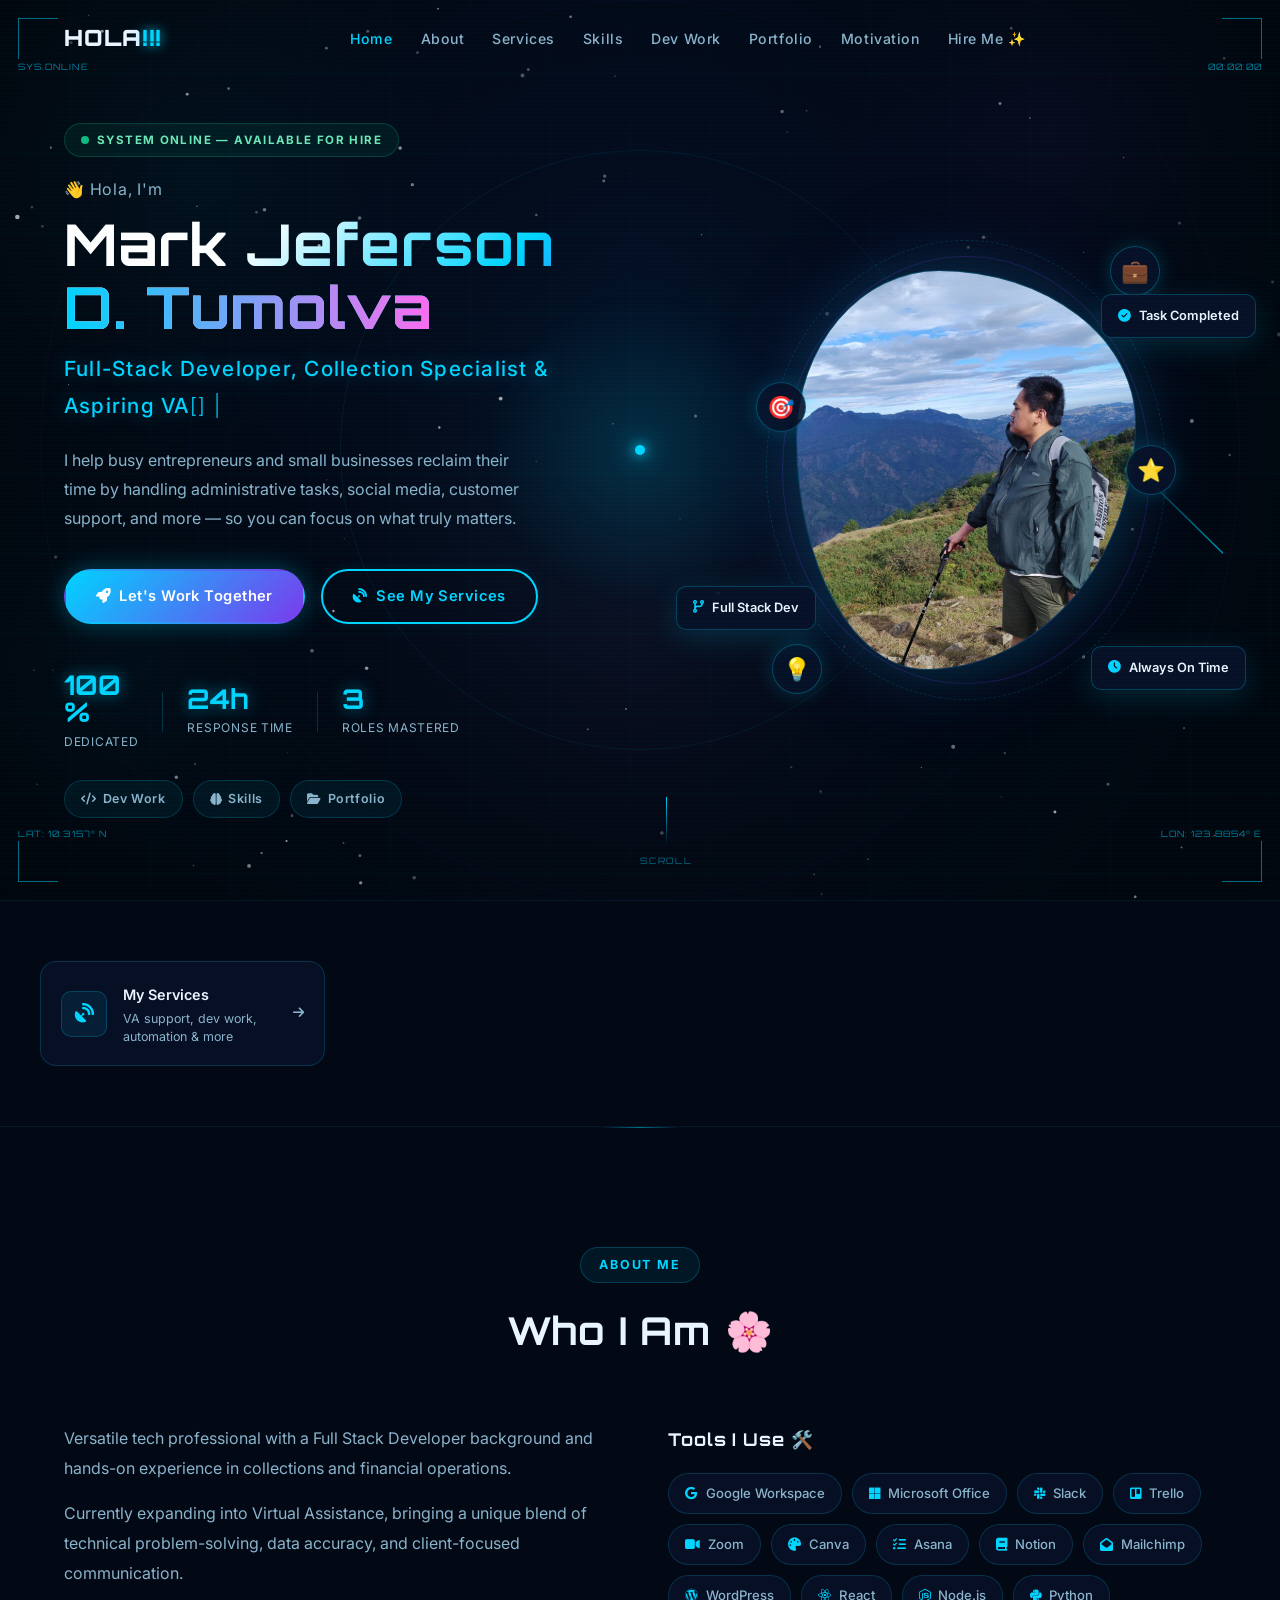
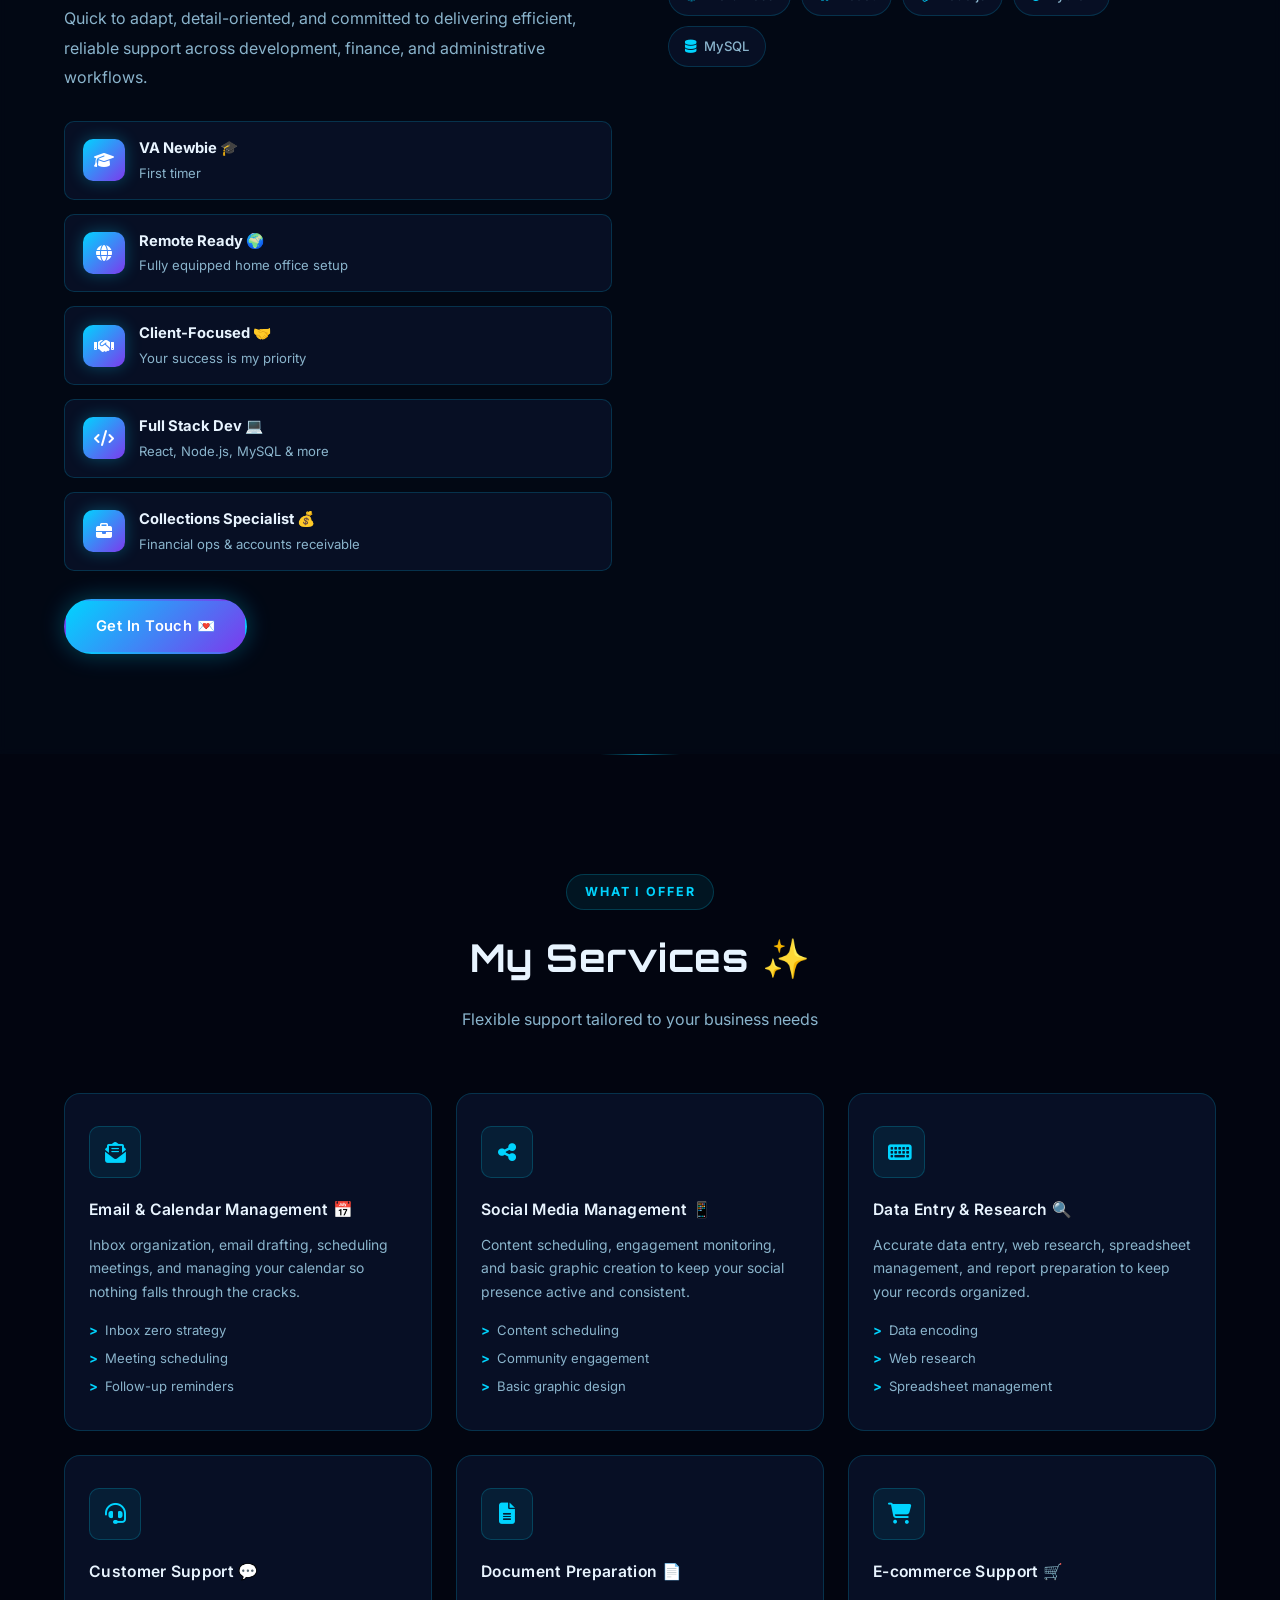
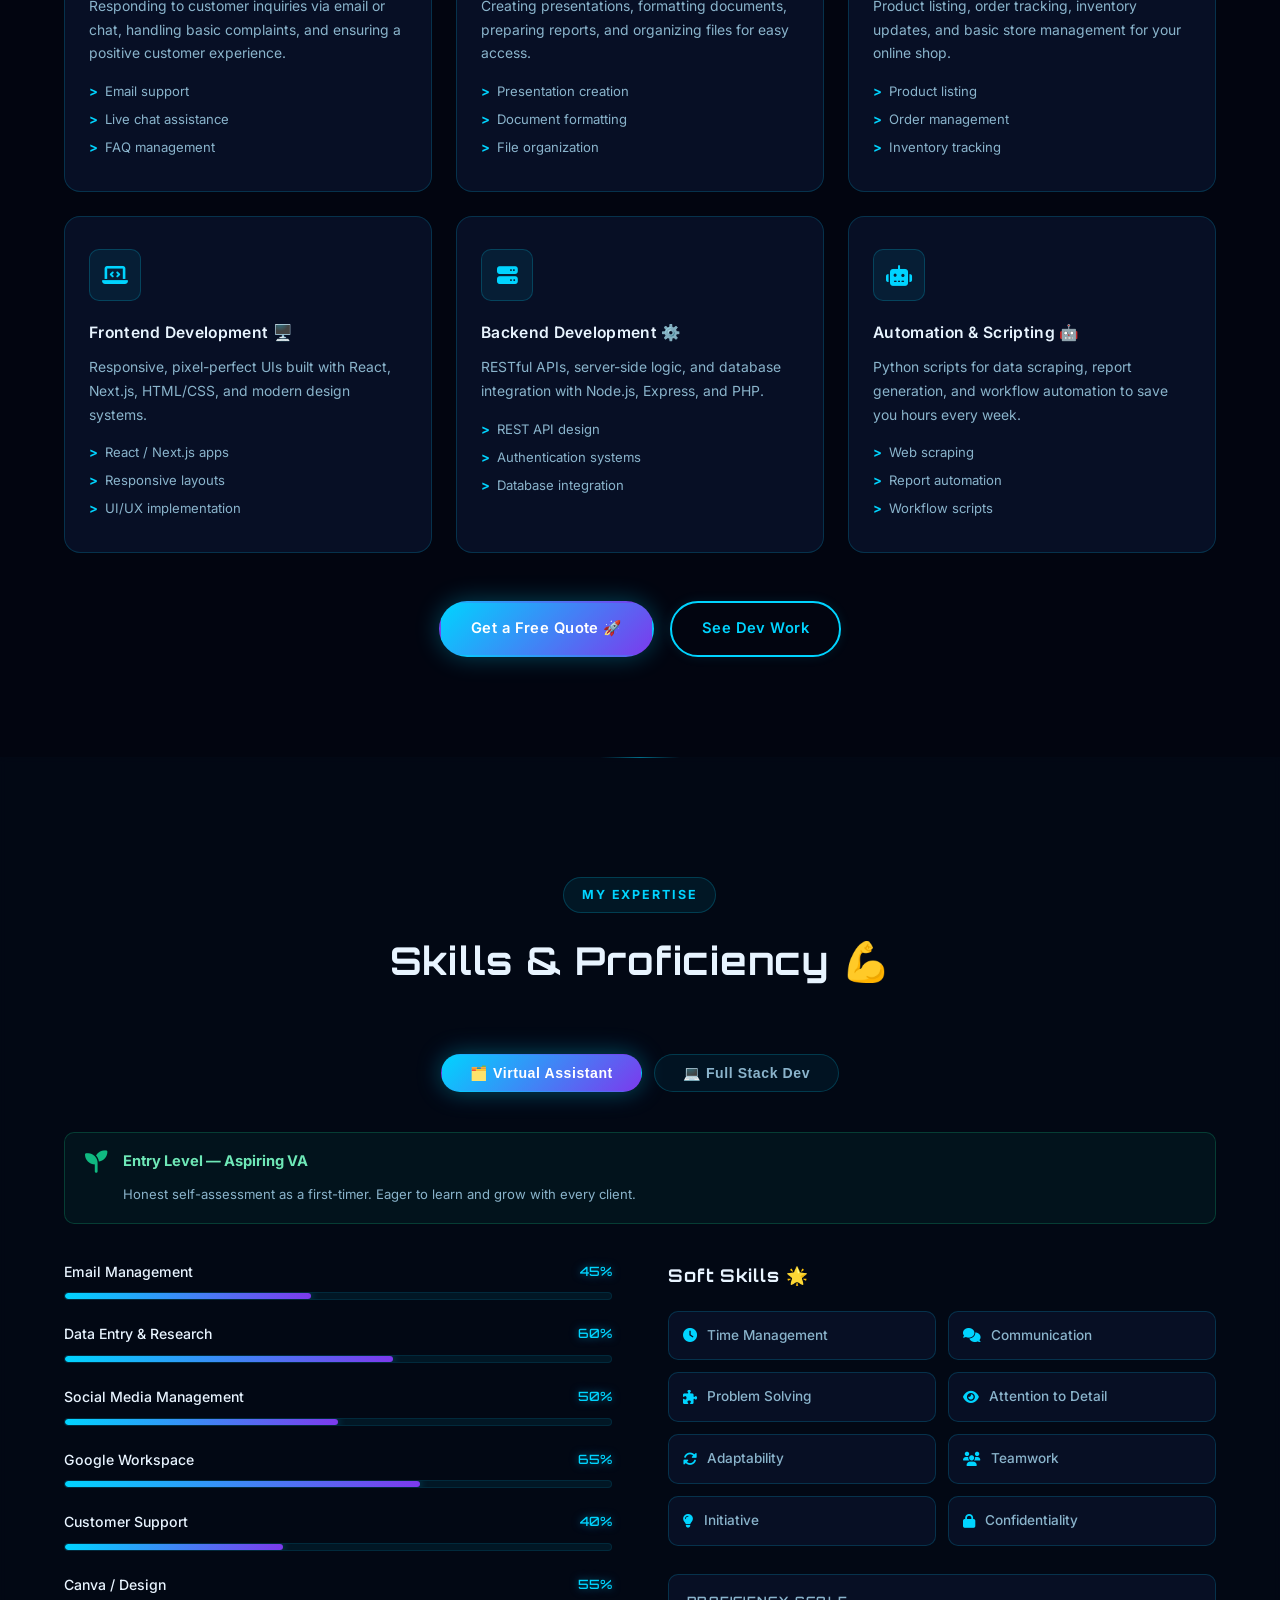
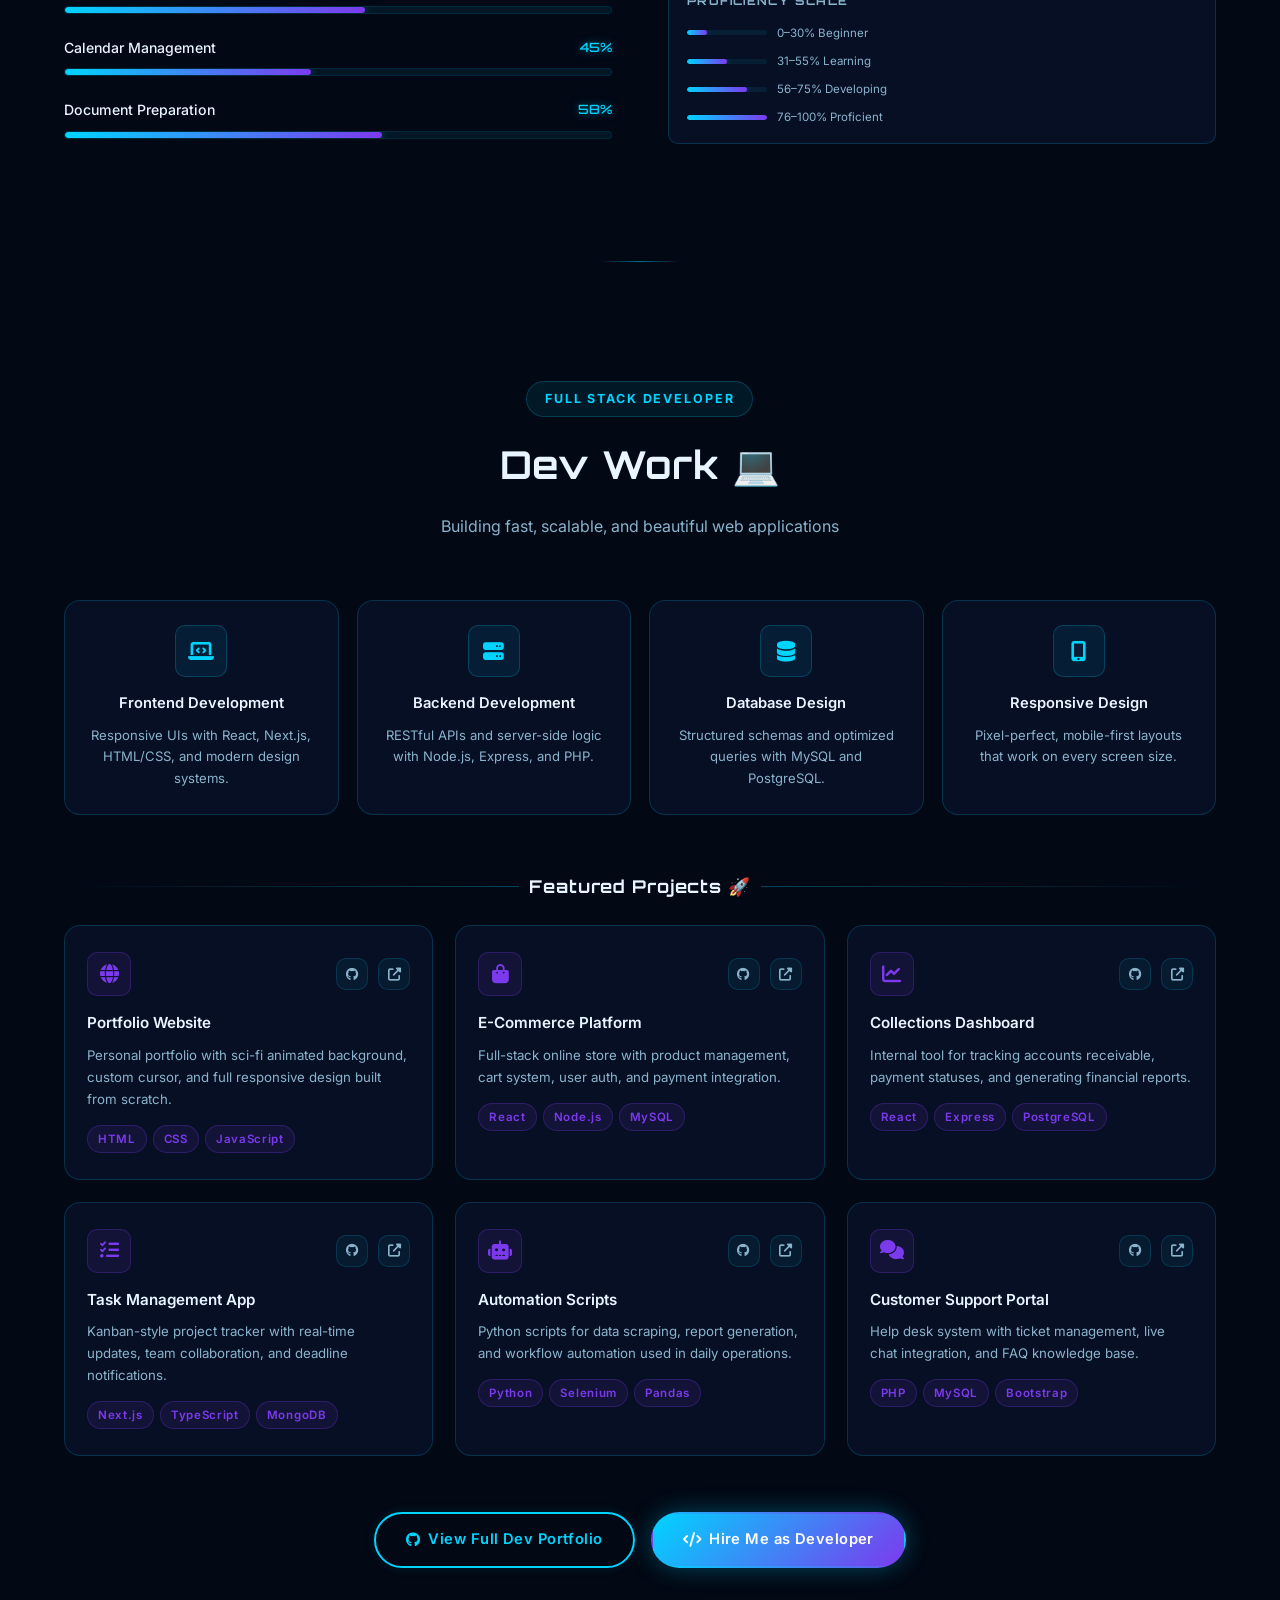
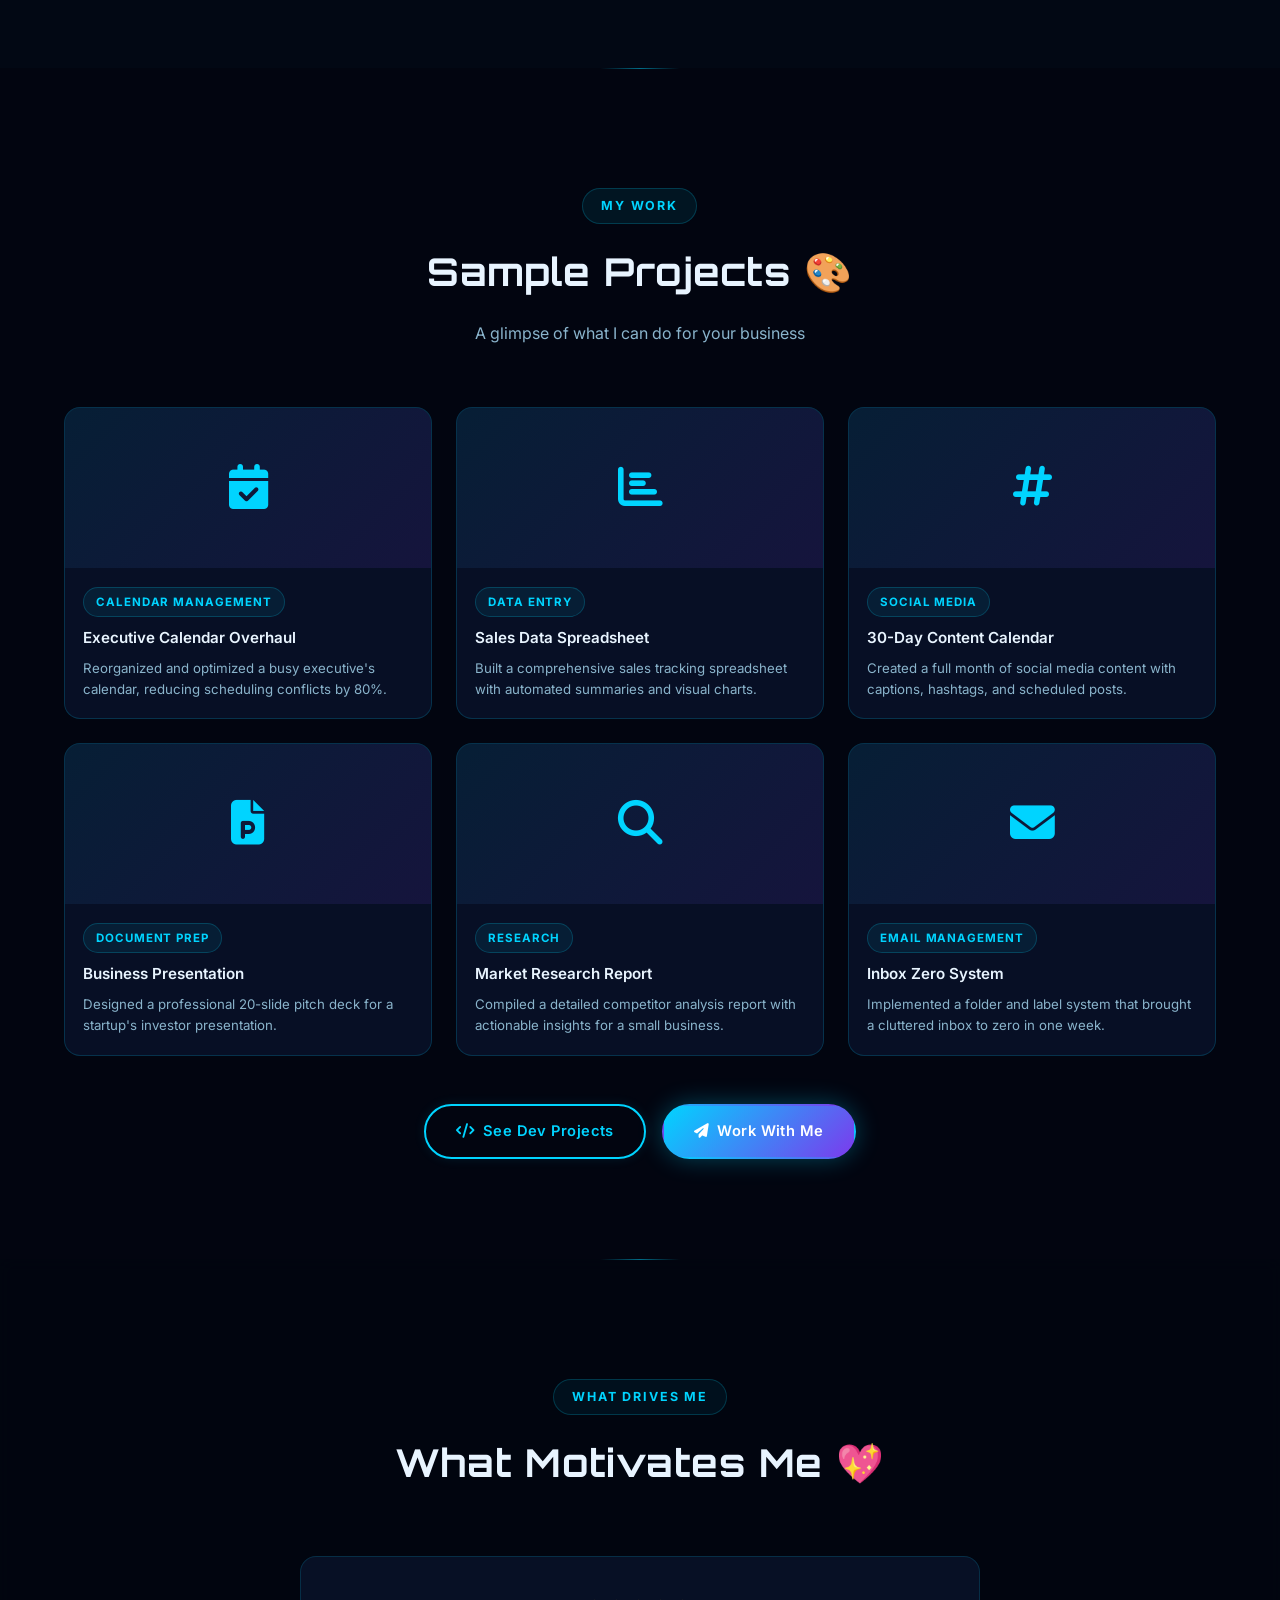
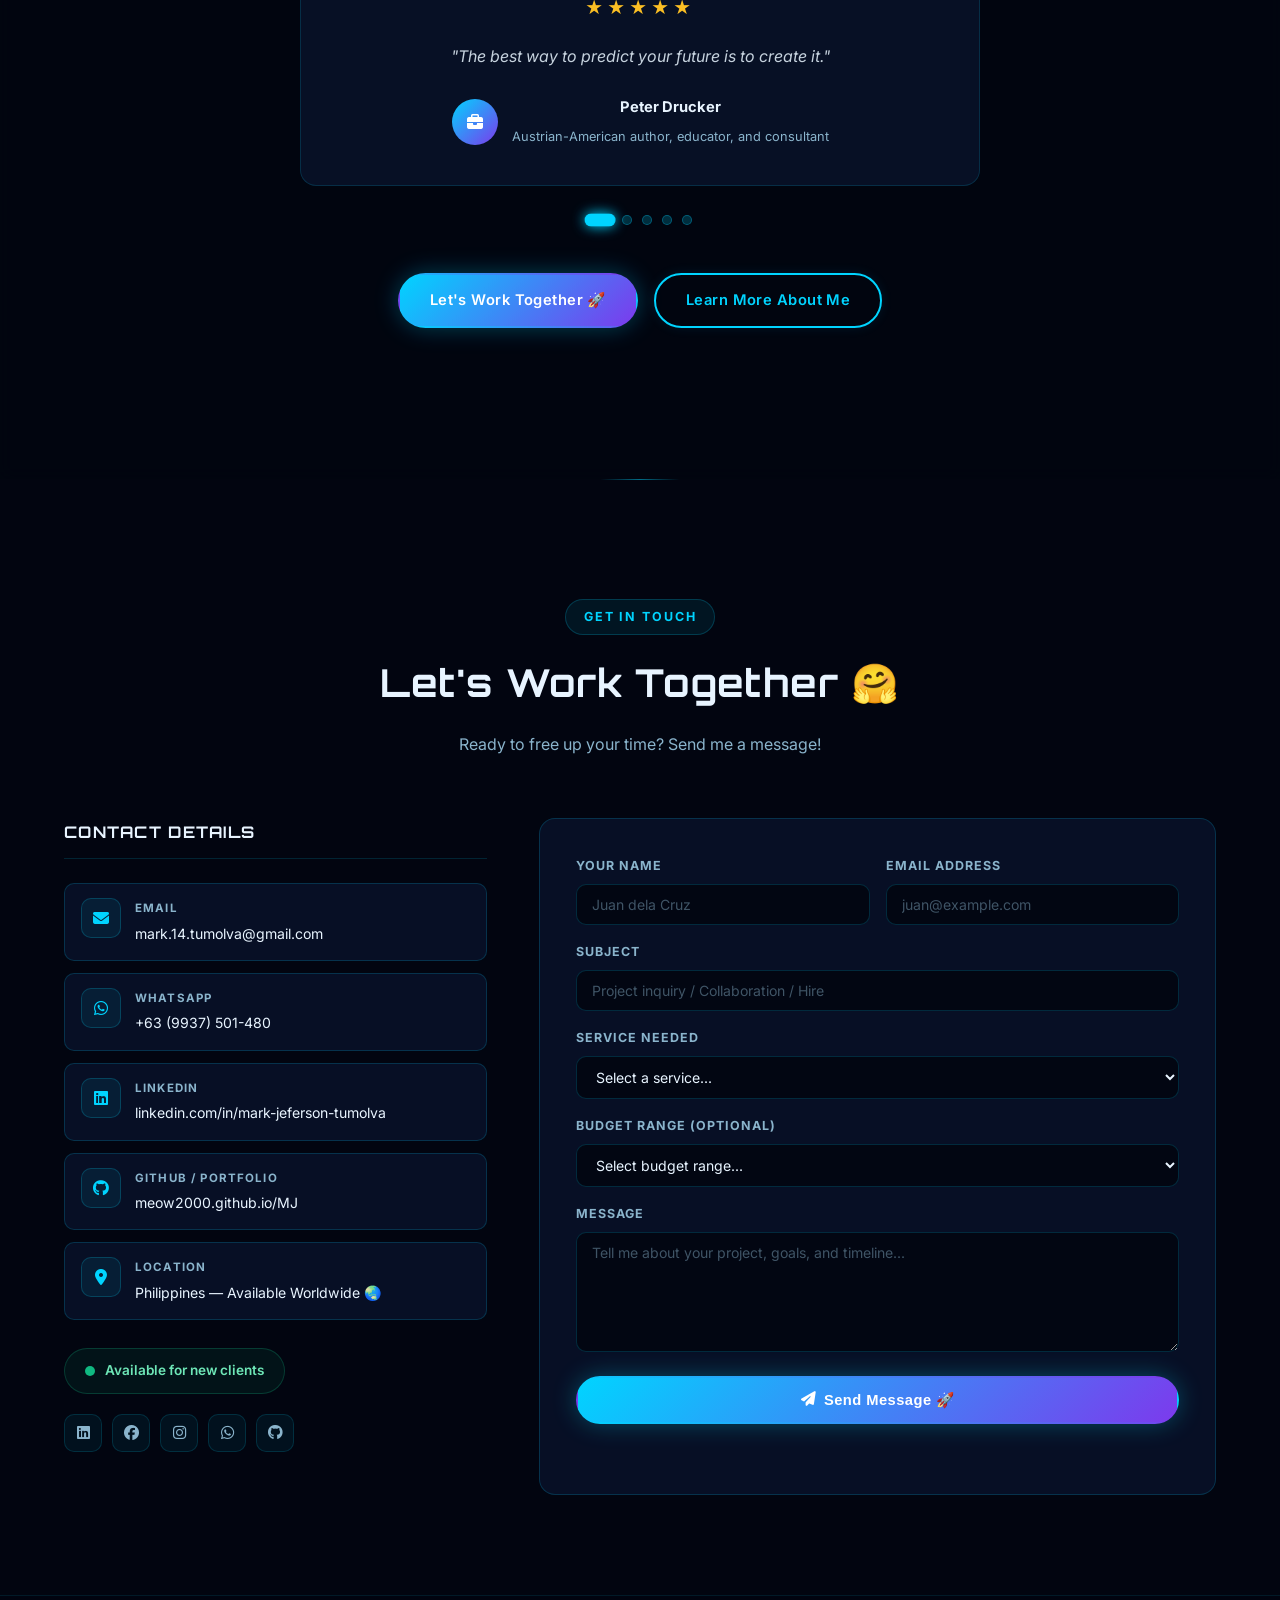
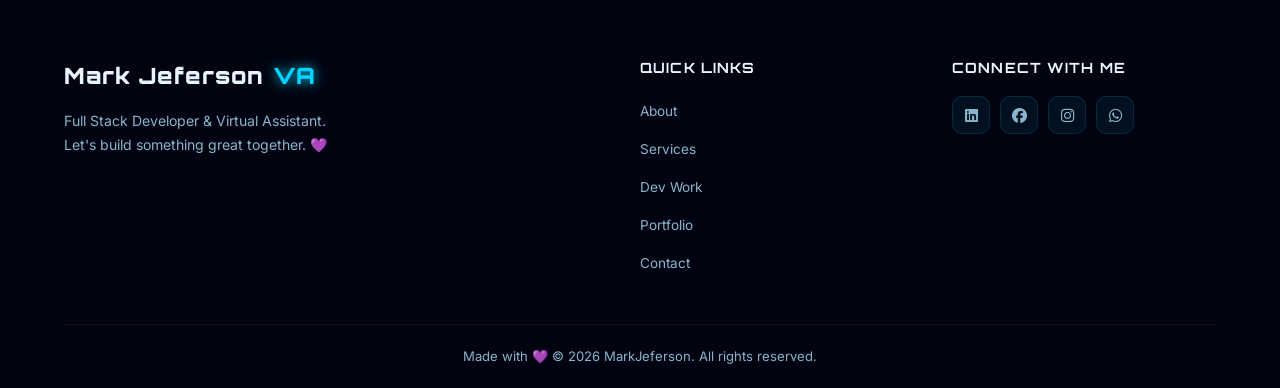
<file: index.html>
<!DOCTYPE html>
<html lang="en">
<head>
  <meta charset="UTF-8" />
  <meta name="viewport" content="width=device-width, initial-scale=1.0" />
  <title>Mark Jeferson — Full Stack Developer &amp; VA</title>
  <link rel="icon" href="data:image/svg+xml,%3Csvg xmlns='http://www.w3.org/2000/svg' viewBox='0 0 100 100'%3E%3Ctext y='.9em' font-size='90'%3E🚀%3C/text%3E%3C/svg%3E">
  <link rel="stylesheet" href="css/style.css" />
  <link rel="stylesheet" href="css/index.css" />
  <link href="https://fonts.googleapis.com/css2?family=Inter:wght@300;400;500;600;700&family=Orbitron:wght@600;700;900&family=Rajdhani:wght@400;500;600&display=swap" rel="stylesheet" />
  <link rel="stylesheet" href="https://cdnjs.cloudflare.com/ajax/libs/font-awesome/6.5.0/css/all.min.css" />
</head>
<body class="index-page">

  <!-- ===== LAYERED SCI-FI CANVASES ===== -->
  <canvas id="bgCanvas"></canvas>
  <canvas id="meteorCanvas"></canvas>

  <!-- ===== CURSOR ===== -->
  <div id="cursorGlow"></div>
  <div id="cursorDot"></div>

  <!-- ===== SCANLINE OVERLAY ===== -->
  <div class="scanline-overlay" aria-hidden="true"></div>

  <!-- ===== CORNER HUD DECORATIONS ===== -->
  <div class="hud-corner hud-tl" aria-hidden="true">
    <span class="hud-line h"></span><span class="hud-line v"></span>
    <span class="hud-label">SYS.ONLINE</span>
  </div>
  <div class="hud-corner hud-tr" aria-hidden="true">
    <span class="hud-line h"></span><span class="hud-line v"></span>
    <span class="hud-label" id="hudClock">00:00:00</span>
  </div>
  <div class="hud-corner hud-bl" aria-hidden="true">
    <span class="hud-line h"></span><span class="hud-line v"></span>
    <span class="hud-label">LAT: 10.3157° N</span>
  </div>
  <div class="hud-corner hud-br" aria-hidden="true">
    <span class="hud-line h"></span><span class="hud-line v"></span>
    <span class="hud-label">LON: 123.8854° E</span>
  </div>

  <!-- ===== NAVIGATION ===== -->
  <nav class="navbar" id="navbar">
    <div class="nav-container">
      <a href="#home" class="nav-logo">HOLA<span>!!!</span></a>
      <ul class="nav-links" id="navLinks">
        <li><a href="#home" class="active-page">Home</a></li>
        <li><a href="#about">About</a></li>
        <li><a href="#services">Services</a></li>
        <li><a href="#skills">Skills</a></li>
        <li><a href="#devwork">Dev Work</a></li>
        <li><a href="#portfolio">Portfolio</a></li>
        <li><a href="#testimonials">Motivation</a></li>
        <li><a href="#contact" class="btn-nav">Hire Me ✨</a></li>
      </ul>
      <div class="nav-actions">
        <button class="hamburger" id="hamburger" aria-label="Toggle menu">
          <span></span><span></span><span></span>
        </button>
      </div>
    </div>
  </nav>

  <!-- ===== HERO ===== -->
  <section class="hero" id="home">

    <!-- Floating orbit rings -->
    <div class="orbit-ring ring-1" aria-hidden="true"></div>
    <div class="orbit-ring ring-2" aria-hidden="true"></div>
    <div class="orbit-ring ring-3" aria-hidden="true"></div>

    <div class="hero-content">
      <!-- Status badge -->
      <div class="hero-status animate-in" style="--d:0s">
        <span class="status-dot"></span>
        <span class="status-text">SYSTEM ONLINE — AVAILABLE FOR HIRE</span>
      </div>

      <p class="hero-tag animate-in" style="--d:0.15s">👋 Hola, I'm</p>

      <!-- Glitch name -->
      <h1 class="hero-name animate-in" style="--d:0.3s" data-text="Mark Jeferson D. Tumolva">
        Mark Jeferson<br><span class="name-accent">D. Tumolva</span>
      </h1>

      <!-- Typed role -->
      <h2 class="hero-title animate-in" style="--d:0.45s">
        <span class="typed-text" id="typedText">Full-Stack Developer, Collection Specialist </span>& Aspiring VA<span class="typed-cursor">[]</span>
      </h2>

      <p class="hero-desc animate-in" style="--d:0.6s">
        I help busy entrepreneurs and small businesses reclaim their time by handling
        administrative tasks, social media, customer support, and more — so you can
        focus on what truly matters.
      </p>

      <div class="hero-cta animate-in" style="--d:0.75s">
        <a href="#contact" class="btn btn-primary btn-glow">
          <i class="fas fa-rocket"></i> Let's Work Together
        </a>
        <a href="#services" class="btn btn-outline">
          <i class="fas fa-satellite-dish"></i> See My Services
        </a>
      </div>

      <!-- Stats with animated counters -->
      <div class="hero-stats animate-in" style="--d:0.9s">
        <div class="stat">
          <span class="stat-num" data-count="100">0</span><span class="stat-pct">%</span>
          <span class="stat-label">Dedicated</span>
        </div>
        <div class="stat-divider"></div>
        <div class="stat">
          <span class="stat-num">24h</span>
          <span class="stat-label">Response Time</span>
        </div>
        <div class="stat-divider"></div>
        <div class="stat">
          <span class="stat-num" data-count="3">0</span>
          <span class="stat-label">Roles Mastered</span>
        </div>
      </div>

      <!-- Quick nav pills -->
      <div class="hero-pills animate-in" style="--d:1.05s">
        <a href="#devwork" class="pill"><i class="fas fa-code"></i> Dev Work</a>
        <a href="#skills" class="pill"><i class="fas fa-brain"></i> Skills</a>
        <a href="#portfolio" class="pill"><i class="fas fa-folder-open"></i> Portfolio</a>
      </div>
    </div>

    <!-- Hero image side -->
    <div class="hero-image animate-in" style="--d:0.35s">
      <div class="hero-photo-wrap">

        <!-- Rotating ring around photo -->
        <div class="photo-ring ring-outer" aria-hidden="true"></div>
        <div class="photo-ring ring-inner" aria-hidden="true"></div>

        <div class="image-frame">
          <img src="images/dd.jpg" alt="Mark Jeferson" class="profile-photo" />
          <div class="image-placeholder" id="photoFallback">
            <i class="fas fa-user-astronaut"></i>
            <p>Mark Jeferson</p>
          </div>
        </div>

        <!-- Emoji badges -->
        <span class="emoji-deco e1">💼</span>
        <span class="emoji-deco e2">⭐</span>
        <span class="emoji-deco e3">💡</span>
        <span class="emoji-deco e4">🎯</span>

        <!-- Floating info cards -->
        <div class="floating-card card-1">
          <i class="fas fa-check-circle"></i> Task Completed
        </div>
        <div class="floating-card card-2">
          <i class="fas fa-code-branch"></i> Full Stack Dev
        </div>
        <div class="floating-card card-3">
          <i class="fas fa-clock"></i> Always On Time
        </div>
      </div>
    </div>

  </section>

  <!-- ===== SCROLL INDICATOR ===== -->
  <div class="scroll-indicator animate-in" style="--d:1.2s" aria-hidden="true">
    <span class="scroll-line"></span>
    <span class="scroll-text">SCROLL</span>
  </div>

  <!-- ===== QUICK PREVIEW STRIP ===== -->
  <section class="preview-strip">
    <div class="preview-strip-inner">
      <a href="#services" class="preview-card reveal-up">
        <div class="preview-icon"><i class="fas fa-satellite-dish"></i></div>
        <div class="preview-body">
          <h3>My Services</h3>
          <p>VA support, dev work, automation &amp; more</p>
        </div>
        <i class="fas fa-arrow-right preview-arrow"></i>
      </a>
      <a href="#devwork" class="preview-card reveal-up" style="--rd:80ms">
        <div class="preview-icon"><i class="fas fa-laptop-code"></i></div>
        <div class="preview-body">
          <h3>Dev Work</h3>
          <p>React, Node.js, Python, MySQL &amp; more</p>
        </div>
        <i class="fas fa-arrow-right preview-arrow"></i>
      </a>
      <a href="#contact" class="preview-card reveal-up" style="--rd:160ms">
        <div class="preview-icon"><i class="fas fa-paper-plane"></i></div>
        <div class="preview-body">
          <h3>Hire Me</h3>
          <p>Available for freelance &amp; full-time roles</p>
        </div>
        <i class="fas fa-arrow-right preview-arrow"></i>
      </a>
    </div>
  </section>

  <canvas id="confettiCanvas"></canvas>

  <!-- ===== ABOUT SECTION ===== -->
  <section class="about section page-section" id="about">
    <div class="container">
      <div class="section-header reveal-up">
        <p class="section-tag">About Me</p>
        <h2 class="section-title">Who I Am 🌸</h2>
      </div>
      <div class="about-grid">
        <div class="about-text reveal-left">
          <p>Versatile tech professional with a Full Stack Developer background and hands-on experience in collections and financial operations.</p>
          <p>Currently expanding into Virtual Assistance, bringing a unique blend of technical problem-solving, data accuracy, and client-focused communication.</p>
          <p>Quick to adapt, detail-oriented, and committed to delivering efficient, reliable support across development, finance, and administrative workflows.</p>
          <div class="about-highlights">
            <div class="highlight card-reveal" style="--rd:0ms">
              <i class="fas fa-graduation-cap"></i>
              <div><strong>VA Newbie 🎓</strong><span>First timer</span></div>
            </div>
            <div class="highlight card-reveal" style="--rd:120ms">
              <i class="fas fa-globe"></i>
              <div><strong>Remote Ready 🌍</strong><span>Fully equipped home office setup</span></div>
            </div>
            <div class="highlight card-reveal" style="--rd:240ms">
              <i class="fas fa-handshake"></i>
              <div><strong>Client-Focused 🤝</strong><span>Your success is my priority</span></div>
            </div>
            <div class="highlight card-reveal" style="--rd:360ms">
              <i class="fas fa-code"></i>
              <div><strong>Full Stack Dev 💻</strong><span>React, Node.js, MySQL &amp; more</span></div>
            </div>
            <div class="highlight card-reveal" style="--rd:480ms">
              <i class="fas fa-briefcase"></i>
              <div><strong>Collections Specialist 💰</strong><span>Financial ops &amp; accounts receivable</span></div>
            </div>
          </div>
          <a href="#contact" class="btn btn-primary">Get In Touch 💌</a>
        </div>
        <div class="about-tools reveal-right">
          <h3>Tools I Use 🛠️</h3>
          <div class="tools-grid">
            <div class="tool-badge card-reveal" style="--rd:0ms"><i class="fab fa-google"></i> Google Workspace</div>
            <div class="tool-badge card-reveal" style="--rd:60ms"><i class="fab fa-microsoft"></i> Microsoft Office</div>
            <div class="tool-badge card-reveal" style="--rd:120ms"><i class="fab fa-slack"></i> Slack</div>
            <div class="tool-badge card-reveal" style="--rd:180ms"><i class="fab fa-trello"></i> Trello</div>
            <div class="tool-badge card-reveal" style="--rd:240ms"><i class="fas fa-video"></i> Zoom</div>
            <div class="tool-badge card-reveal" style="--rd:300ms"><i class="fas fa-palette"></i> Canva</div>
            <div class="tool-badge card-reveal" style="--rd:360ms"><i class="fas fa-tasks"></i> Asana</div>
            <div class="tool-badge card-reveal" style="--rd:420ms"><i class="fas fa-book"></i> Notion</div>
            <div class="tool-badge card-reveal" style="--rd:480ms"><i class="fas fa-envelope-open"></i> Mailchimp</div>
            <div class="tool-badge card-reveal" style="--rd:540ms"><i class="fab fa-wordpress"></i> WordPress</div>
            <div class="tool-badge card-reveal" style="--rd:600ms"><i class="fab fa-react"></i> React</div>
            <div class="tool-badge card-reveal" style="--rd:660ms"><i class="fab fa-node-js"></i> Node.js</div>
            <div class="tool-badge card-reveal" style="--rd:720ms"><i class="fab fa-python"></i> Python</div>
            <div class="tool-badge card-reveal" style="--rd:780ms"><i class="fas fa-database"></i> MySQL</div>
          </div>
        </div>
      </div>
    </div>
  </section>

  <!-- ===== SERVICES SECTION ===== -->
  <section class="services section page-section" id="services">
    <div class="container">
      <div class="section-header reveal-up">
        <p class="section-tag">What I Offer</p>
        <h2 class="section-title">My Services ✨</h2>
        <p class="section-desc">Flexible support tailored to your business needs</p>
      </div>
      <div class="services-grid">
        <div class="service-card card-reveal"><div class="service-icon"><i class="fas fa-envelope-open-text"></i></div><h3>Email &amp; Calendar Management 📅</h3><p>Inbox organization, email drafting, scheduling meetings, and managing your calendar so nothing falls through the cracks.</p><ul><li>Inbox zero strategy</li><li>Meeting scheduling</li><li>Follow-up reminders</li></ul></div>
        <div class="service-card card-reveal"><div class="service-icon"><i class="fas fa-share-alt"></i></div><h3>Social Media Management 📱</h3><p>Content scheduling, engagement monitoring, and basic graphic creation to keep your social presence active and consistent.</p><ul><li>Content scheduling</li><li>Community engagement</li><li>Basic graphic design</li></ul></div>
        <div class="service-card card-reveal"><div class="service-icon"><i class="fas fa-keyboard"></i></div><h3>Data Entry &amp; Research 🔍</h3><p>Accurate data entry, web research, spreadsheet management, and report preparation to keep your records organized.</p><ul><li>Data encoding</li><li>Web research</li><li>Spreadsheet management</li></ul></div>
        <div class="service-card card-reveal"><div class="service-icon"><i class="fas fa-headset"></i></div><h3>Customer Support 💬</h3><p>Responding to customer inquiries via email or chat, handling basic complaints, and ensuring a positive customer experience.</p><ul><li>Email support</li><li>Live chat assistance</li><li>FAQ management</li></ul></div>
        <div class="service-card card-reveal"><div class="service-icon"><i class="fas fa-file-alt"></i></div><h3>Document Preparation 📄</h3><p>Creating presentations, formatting documents, preparing reports, and organizing files for easy access.</p><ul><li>Presentation creation</li><li>Document formatting</li><li>File organization</li></ul></div>
        <div class="service-card card-reveal"><div class="service-icon"><i class="fas fa-shopping-cart"></i></div><h3>E-commerce Support 🛒</h3><p>Product listing, order tracking, inventory updates, and basic store management for your online shop.</p><ul><li>Product listing</li><li>Order management</li><li>Inventory tracking</li></ul></div>
        <div class="service-card card-reveal"><div class="service-icon"><i class="fas fa-laptop-code"></i></div><h3>Frontend Development 🖥️</h3><p>Responsive, pixel-perfect UIs built with React, Next.js, HTML/CSS, and modern design systems.</p><ul><li>React / Next.js apps</li><li>Responsive layouts</li><li>UI/UX implementation</li></ul></div>
        <div class="service-card card-reveal"><div class="service-icon"><i class="fas fa-server"></i></div><h3>Backend Development ⚙️</h3><p>RESTful APIs, server-side logic, and database integration with Node.js, Express, and PHP.</p><ul><li>REST API design</li><li>Authentication systems</li><li>Database integration</li></ul></div>
        <div class="service-card card-reveal"><div class="service-icon"><i class="fas fa-robot"></i></div><h3>Automation &amp; Scripting 🤖</h3><p>Python scripts for data scraping, report generation, and workflow automation to save you hours every week.</p><ul><li>Web scraping</li><li>Report automation</li><li>Workflow scripts</li></ul></div>
      </div>
      <div class="section-cta reveal-up">
        <a href="#contact" class="btn btn-primary">Get a Free Quote 🚀</a>
        <a href="#devwork" class="btn btn-outline">See Dev Work</a>
      </div>
    </div>
  </section>

  <canvas id="confettiCanvas"></canvas>

  <!-- ===== SKILLS SECTION ===== -->
  <section class="skills section page-section" id="skills">
    <div class="container">
      <div class="section-header reveal-up">
        <p class="section-tag">My Expertise</p>
        <h2 class="section-title">Skills &amp; Proficiency 💪</h2>
      </div>
      <div class="skills-tabs reveal-up">
        <button class="skills-tab active" data-tab="va">🗂️ Virtual Assistant</button>
        <button class="skills-tab" data-tab="dev">💻 Full Stack Dev</button>
      </div>
      <div class="skills-panel active" id="tab-va">
        <div class="va-level-badge reveal-up">
          <i class="fas fa-seedling"></i>
          <div>
            <strong>Entry Level — Aspiring VA</strong>
            <span>Honest self-assessment as a first-timer. Eager to learn and grow with every client.</span>
          </div>
        </div>
        <div class="skills-grid">
          <div class="skills-bars reveal-left">
            <div class="skill-item">
              <div class="skill-info"><span>Email Management</span><span>45%</span></div>
              <div class="skill-bar"><div class="skill-fill" data-width="45"></div></div>
            </div>
            <div class="skill-item">
              <div class="skill-info"><span>Data Entry &amp; Research</span><span>60%</span></div>
              <div class="skill-bar"><div class="skill-fill" data-width="60"></div></div>
            </div>
            <div class="skill-item">
              <div class="skill-info"><span>Social Media Management</span><span>50%</span></div>
              <div class="skill-bar"><div class="skill-fill" data-width="50"></div></div>
            </div>
            <div class="skill-item">
              <div class="skill-info"><span>Google Workspace</span><span>65%</span></div>
              <div class="skill-bar"><div class="skill-fill" data-width="65"></div></div>
            </div>
            <div class="skill-item">
              <div class="skill-info"><span>Customer Support</span><span>40%</span></div>
              <div class="skill-bar"><div class="skill-fill" data-width="40"></div></div>
            </div>
            <div class="skill-item">
              <div class="skill-info"><span>Canva / Design</span><span>55%</span></div>
              <div class="skill-bar"><div class="skill-fill" data-width="55"></div></div>
            </div>
            <div class="skill-item">
              <div class="skill-info"><span>Calendar Management</span><span>45%</span></div>
              <div class="skill-bar"><div class="skill-fill" data-width="45"></div></div>
            </div>
            <div class="skill-item">
              <div class="skill-info"><span>Document Preparation</span><span>58%</span></div>
              <div class="skill-bar"><div class="skill-fill" data-width="58"></div></div>
            </div>
          </div>
          <div class="soft-skills reveal-right">
            <h3>Soft Skills 🌟</h3>
            <div class="soft-skills-grid">
              <div class="soft-skill card-reveal"><i class="fas fa-clock"></i> Time Management</div>
              <div class="soft-skill card-reveal"><i class="fas fa-comments"></i> Communication</div>
              <div class="soft-skill card-reveal"><i class="fas fa-puzzle-piece"></i> Problem Solving</div>
              <div class="soft-skill card-reveal"><i class="fas fa-eye"></i> Attention to Detail</div>
              <div class="soft-skill card-reveal"><i class="fas fa-sync-alt"></i> Adaptability</div>
              <div class="soft-skill card-reveal"><i class="fas fa-users"></i> Teamwork</div>
              <div class="soft-skill card-reveal"><i class="fas fa-lightbulb"></i> Initiative</div>
              <div class="soft-skill card-reveal"><i class="fas fa-lock"></i> Confidentiality</div>
            </div>
            <div class="skill-legend reveal-up">
              <h4>Proficiency Scale</h4>
              <div class="legend-item">
                <span class="legend-bar-wrap"><span class="legend-bar" style="width:25%"></span></span>
                <span>0–30% Beginner</span>
              </div>
              <div class="legend-item">
                <span class="legend-bar-wrap"><span class="legend-bar" style="width:50%"></span></span>
                <span>31–55% Learning</span>
              </div>
              <div class="legend-item">
                <span class="legend-bar-wrap"><span class="legend-bar" style="width:75%"></span></span>
                <span>56–75% Developing</span>
              </div>
              <div class="legend-item">
                <span class="legend-bar-wrap"><span class="legend-bar" style="width:100%"></span></span>
                <span>76–100% Proficient</span>
              </div>
            </div>
          </div>
        </div>
      </div>
      <div class="skills-panel" id="tab-dev">
        <div class="dev-intro reveal-up">
          <div class="dev-intro-icon"><i class="fas fa-laptop-code"></i></div>
          <div class="dev-intro-text">
            <h3>Full Stack Developer</h3>
            <p>Building end-to-end web applications — from pixel-perfect frontends to scalable backends and optimized databases.</p>
          </div>
          <a href="#devwork" class="btn btn-outline dev-intro-btn">
            <i class="fas fa-external-link-alt"></i> View Dev Projects
          </a>
        </div>
        <div class="skills-grid">
          <div class="skills-bars reveal-left">
            <p class="skill-category-label">⚡ Frontend</p>
            <div class="skill-item">
              <div class="skill-info"><span><i class="fab fa-html5"></i> HTML5 / CSS3</span><span>95%</span></div>
              <div class="skill-bar"><div class="skill-fill dev-fill" data-width="95"></div></div>
            </div>
            <div class="skill-item">
              <div class="skill-info"><span><i class="fab fa-js-square"></i> JavaScript / TypeScript</span><span>88%</span></div>
              <div class="skill-bar"><div class="skill-fill dev-fill" data-width="88"></div></div>
            </div>
            <div class="skill-item">
              <div class="skill-info"><span><i class="fab fa-react"></i> React / Next.js</span><span>85%</span></div>
              <div class="skill-bar"><div class="skill-fill dev-fill" data-width="85"></div></div>
            </div>
            <p class="skill-category-label">🔧 Backend</p>
            <div class="skill-item">
              <div class="skill-info"><span><i class="fab fa-node-js"></i> Node.js / Express</span><span>82%</span></div>
              <div class="skill-bar"><div class="skill-fill dev-fill" data-width="82"></div></div>
            </div>
            <div class="skill-item">
              <div class="skill-info"><span><i class="fab fa-python"></i> Python / Flask</span><span>78%</span></div>
              <div class="skill-bar"><div class="skill-fill dev-fill" data-width="78"></div></div>
            </div>
            <div class="skill-item">
              <div class="skill-info"><span><i class="fab fa-php"></i> PHP / Laravel</span><span>75%</span></div>
              <div class="skill-bar"><div class="skill-fill dev-fill" data-width="75"></div></div>
            </div>
            <p class="skill-category-label">🗄️ Database &amp; DevOps</p>
            <div class="skill-item">
              <div class="skill-info"><span><i class="fas fa-database"></i> MySQL / PostgreSQL</span><span>80%</span></div>
              <div class="skill-bar"><div class="skill-fill dev-fill" data-width="80"></div></div>
            </div>
            <div class="skill-item">
              <div class="skill-info"><span><i class="fab fa-git-alt"></i> Git / GitHub</span><span>90%</span></div>
              <div class="skill-bar"><div class="skill-fill dev-fill" data-width="90"></div></div>
            </div>
            <div class="skill-item">
              <div class="skill-info"><span><i class="fab fa-docker"></i> Docker / CI-CD</span><span>70%</span></div>
              <div class="skill-bar"><div class="skill-fill dev-fill" data-width="70"></div></div>
            </div>
          </div>
          <div class="dev-stack-col reveal-right">
            <h3>Tech Stack 🔧</h3>
            <div class="stack-group card-reveal">
              <div class="stack-group-label"><i class="fas fa-desktop"></i> Frontend</div>
              <div class="stack-badges">
                <div class="stack-badge"><i class="fab fa-html5" style="color:#e34f26"></i><span>HTML5</span></div>
                <div class="stack-badge"><i class="fab fa-css3-alt" style="color:#1572b6"></i><span>CSS3</span></div>
                <div class="stack-badge"><i class="fab fa-js-square" style="color:#f7df1e"></i><span>JavaScript</span></div>
                <div class="stack-badge"><i class="fab fa-react" style="color:#61dafb"></i><span>React</span></div>
                <div class="stack-badge"><i class="fas fa-layer-group" style="color:#00d4ff"></i><span>Next.js</span></div>
                <div class="stack-badge"><i class="fab fa-sass" style="color:#cc6699"></i><span>Sass</span></div>
              </div>
            </div>
            <div class="stack-group card-reveal" style="--rd:100ms">
              <div class="stack-group-label"><i class="fas fa-server"></i> Backend</div>
              <div class="stack-badges">
                <div class="stack-badge"><i class="fab fa-node-js" style="color:#68a063"></i><span>Node.js</span></div>
                <div class="stack-badge"><i class="fas fa-bolt" style="color:#00d4ff"></i><span>Express</span></div>
                <div class="stack-badge"><i class="fab fa-python" style="color:#3776ab"></i><span>Python</span></div>
                <div class="stack-badge"><i class="fab fa-php" style="color:#777bb4"></i><span>PHP</span></div>
                <div class="stack-badge"><i class="fas fa-leaf" style="color:#68a063"></i><span>REST API</span></div>
              </div>
            </div>
            <div class="stack-group card-reveal" style="--rd:200ms">
              <div class="stack-group-label"><i class="fas fa-database"></i> Database &amp; Cloud</div>
              <div class="stack-badges">
                <div class="stack-badge"><i class="fas fa-database" style="color:#00758f"></i><span>MySQL</span></div>
                <div class="stack-badge"><i class="fas fa-elephant" style="color:#336791"></i><span>PostgreSQL</span></div>
                <div class="stack-badge"><i class="fas fa-leaf" style="color:#4db33d"></i><span>MongoDB</span></div>
                <div class="stack-badge"><i class="fab fa-docker" style="color:#2496ed"></i><span>Docker</span></div>
                <div class="stack-badge"><i class="fab fa-aws" style="color:#ff9900"></i><span>AWS</span></div>
              </div>
            </div>
            <div class="stack-group card-reveal" style="--rd:300ms">
              <div class="stack-group-label"><i class="fas fa-tools"></i> Tools &amp; Workflow</div>
              <div class="stack-badges">
                <div class="stack-badge"><i class="fab fa-git-alt" style="color:#f05032"></i><span>Git</span></div>
                <div class="stack-badge"><i class="fab fa-github" style="color:#e8f4ff"></i><span>GitHub</span></div>
                <div class="stack-badge"><i class="fas fa-terminal" style="color:#00d4ff"></i><span>VS Code</span></div>
                <div class="stack-badge"><i class="fas fa-vial" style="color:#ff6bef"></i><span>Postman</span></div>
                <div class="stack-badge"><i class="fab fa-figma" style="color:#f24e1e"></i><span>Figma</span></div>
              </div>
            </div>
          </div>
        </div>
        <div class="dev-learning reveal-up">
          <h3 class="dev-learning-title"><i class="fas fa-graduation-cap"></i> Currently Learning &amp; Exploring</h3>
          <div class="learning-grid">
            <div class="learning-card card-reveal">
              <div class="learning-icon"><i class="fab fa-react"></i></div>
              <div class="learning-body">
                <strong>React Native</strong>
                <span>Mobile app development for iOS &amp; Android</span>
                <div class="learning-bar"><div class="learning-fill" style="width:45%"></div></div>
              </div>
            </div>
            <div class="learning-card card-reveal" style="--rd:80ms">
              <div class="learning-icon"><i class="fas fa-brain"></i></div>
              <div class="learning-body">
                <strong>AI / Machine Learning</strong>
                <span>Python, TensorFlow basics &amp; LLM integration</span>
                <div class="learning-bar"><div class="learning-fill" style="width:30%"></div></div>
              </div>
            </div>
            <div class="learning-card card-reveal" style="--rd:160ms">
              <div class="learning-icon"><i class="fas fa-cloud"></i></div>
              <div class="learning-body">
                <strong>Cloud Architecture</strong>
                <span>AWS services, serverless &amp; microservices</span>
                <div class="learning-bar"><div class="learning-fill" style="width:40%"></div></div>
              </div>
            </div>
            <div class="learning-card card-reveal" style="--rd:240ms">
              <div class="learning-icon"><i class="fas fa-shield-alt"></i></div>
              <div class="learning-body">
                <strong>Web Security</strong>
                <span>OWASP, auth patterns &amp; secure coding</span>
                <div class="learning-bar"><div class="learning-fill" style="width:55%"></div></div>
              </div>
            </div>
          </div>
        </div>
        <div class="dev-skills-cta reveal-up">
          <a href="#devwork" class="btn btn-primary">
            <i class="fas fa-rocket"></i> See My Dev Projects
          </a>
          <a href="#contact" class="btn btn-outline">
            <i class="fas fa-code"></i> Hire Me as Developer
          </a>
        </div>
      </div>
    </div>
  </section>

  <canvas id="confettiCanvas"></canvas>

  <!-- ===== DEV WORK SECTION ===== -->
  <section class="devwork section page-section" id="devwork">
    <div class="container">
      <div class="section-header reveal-up">
        <p class="section-tag">Full Stack Developer</p>
        <h2 class="section-title">Dev Work 💻</h2>
        <p class="section-desc">Building fast, scalable, and beautiful web applications</p>
      </div>
      <div class="dev-services reveal-up">
        <div class="dev-service-card card-reveal"><div class="dev-service-icon"><i class="fas fa-laptop-code"></i></div><h4>Frontend Development</h4><p>Responsive UIs with React, Next.js, HTML/CSS, and modern design systems.</p></div>
        <div class="dev-service-card card-reveal" style="--rd:100ms"><div class="dev-service-icon"><i class="fas fa-server"></i></div><h4>Backend Development</h4><p>RESTful APIs and server-side logic with Node.js, Express, and PHP.</p></div>
        <div class="dev-service-card card-reveal" style="--rd:200ms"><div class="dev-service-icon"><i class="fas fa-database"></i></div><h4>Database Design</h4><p>Structured schemas and optimized queries with MySQL and PostgreSQL.</p></div>
        <div class="dev-service-card card-reveal" style="--rd:300ms"><div class="dev-service-icon"><i class="fas fa-mobile-alt"></i></div><h4>Responsive Design</h4><p>Pixel-perfect, mobile-first layouts that work on every screen size.</p></div>
      </div>
      <h3 class="dev-projects-title reveal-up">Featured Projects 🚀</h3>
      <div class="dev-grid">
        <div class="dev-card card-reveal"><div class="dev-card-header"><div class="dev-card-icon"><i class="fas fa-globe"></i></div><div class="dev-card-links"><a href="#" aria-label="GitHub"><i class="fab fa-github"></i></a><a href="#" aria-label="Live Demo"><i class="fas fa-external-link-alt"></i></a></div></div><h4>Portfolio Website</h4><p>Personal portfolio with sci-fi animated background, custom cursor, and full responsive design built from scratch.</p><div class="dev-tags"><span>HTML</span><span>CSS</span><span>JavaScript</span></div></div>
        <div class="dev-card card-reveal" style="--rd:90ms"><div class="dev-card-header"><div class="dev-card-icon"><i class="fas fa-shopping-bag"></i></div><div class="dev-card-links"><a href="#" aria-label="GitHub"><i class="fab fa-github"></i></a><a href="#" aria-label="Live Demo"><i class="fas fa-external-link-alt"></i></a></div></div><h4>E-Commerce Platform</h4><p>Full-stack online store with product management, cart system, user auth, and payment integration.</p><div class="dev-tags"><span>React</span><span>Node.js</span><span>MySQL</span></div></div>
        <div class="dev-card card-reveal" style="--rd:180ms"><div class="dev-card-header"><div class="dev-card-icon"><i class="fas fa-chart-line"></i></div><div class="dev-card-links"><a href="#" aria-label="GitHub"><i class="fab fa-github"></i></a><a href="#" aria-label="Live Demo"><i class="fas fa-external-link-alt"></i></a></div></div><h4>Collections Dashboard</h4><p>Internal tool for tracking accounts receivable, payment statuses, and generating financial reports.</p><div class="dev-tags"><span>React</span><span>Express</span><span>PostgreSQL</span></div></div>
        <div class="dev-card card-reveal" style="--rd:270ms"><div class="dev-card-header"><div class="dev-card-icon"><i class="fas fa-tasks"></i></div><div class="dev-card-links"><a href="#" aria-label="GitHub"><i class="fab fa-github"></i></a><a href="#" aria-label="Live Demo"><i class="fas fa-external-link-alt"></i></a></div></div><h4>Task Management App</h4><p>Kanban-style project tracker with real-time updates, team collaboration, and deadline notifications.</p><div class="dev-tags"><span>Next.js</span><span>TypeScript</span><span>MongoDB</span></div></div>
        <div class="dev-card card-reveal" style="--rd:360ms"><div class="dev-card-header"><div class="dev-card-icon"><i class="fas fa-robot"></i></div><div class="dev-card-links"><a href="#" aria-label="GitHub"><i class="fab fa-github"></i></a><a href="#" aria-label="Live Demo"><i class="fas fa-external-link-alt"></i></a></div></div><h4>Automation Scripts</h4><p>Python scripts for data scraping, report generation, and workflow automation used in daily operations.</p><div class="dev-tags"><span>Python</span><span>Selenium</span><span>Pandas</span></div></div>
        <div class="dev-card card-reveal" style="--rd:450ms"><div class="dev-card-header"><div class="dev-card-icon"><i class="fas fa-comments"></i></div><div class="dev-card-links"><a href="#" aria-label="GitHub"><i class="fab fa-github"></i></a><a href="#" aria-label="Live Demo"><i class="fas fa-external-link-alt"></i></a></div></div><h4>Customer Support Portal</h4><p>Help desk system with ticket management, live chat integration, and FAQ knowledge base.</p><div class="dev-tags"><span>PHP</span><span>MySQL</span><span>Bootstrap</span></div></div>
      </div>
      <div class="dev-cta reveal-up">
        <a href="https://meow2000.github.io/MJ/" target="_blank" rel="noopener" class="btn btn-outline"><i class="fab fa-github"></i> View Full Dev Portfolio</a>
        <a href="#contact" class="btn btn-primary"><i class="fas fa-code"></i> Hire Me as Developer</a>
      </div>
    </div>
  </section>

  <canvas id="confettiCanvas"></canvas>

  <!-- ===== PORTFOLIO SECTION ===== -->
  <section class="portfolio section page-section" id="portfolio">
    <div class="container">
      <div class="section-header reveal-up">
        <p class="section-tag">My Work</p>
        <h2 class="section-title">Sample Projects 🎨</h2>
        <p class="section-desc">A glimpse of what I can do for your business</p>
      </div>
      <div class="portfolio-grid">
        <div class="portfolio-card card-reveal"><div class="portfolio-img"><div class="portfolio-placeholder"><i class="fas fa-calendar-check"></i></div></div><div class="portfolio-info"><span class="portfolio-tag">Calendar Management</span><h3>Executive Calendar Overhaul</h3><p>Reorganized and optimized a busy executive's calendar, reducing scheduling conflicts by 80%.</p></div></div>
        <div class="portfolio-card card-reveal"><div class="portfolio-img"><div class="portfolio-placeholder"><i class="fas fa-chart-bar"></i></div></div><div class="portfolio-info"><span class="portfolio-tag">Data Entry</span><h3>Sales Data Spreadsheet</h3><p>Built a comprehensive sales tracking spreadsheet with automated summaries and visual charts.</p></div></div>
        <div class="portfolio-card card-reveal"><div class="portfolio-img"><div class="portfolio-placeholder"><i class="fas fa-hashtag"></i></div></div><div class="portfolio-info"><span class="portfolio-tag">Social Media</span><h3>30-Day Content Calendar</h3><p>Created a full month of social media content with captions, hashtags, and scheduled posts.</p></div></div>
        <div class="portfolio-card card-reveal"><div class="portfolio-img"><div class="portfolio-placeholder"><i class="fas fa-file-powerpoint"></i></div></div><div class="portfolio-info"><span class="portfolio-tag">Document Prep</span><h3>Business Presentation</h3><p>Designed a professional 20-slide pitch deck for a startup's investor presentation.</p></div></div>
        <div class="portfolio-card card-reveal"><div class="portfolio-img"><div class="portfolio-placeholder"><i class="fas fa-search"></i></div></div><div class="portfolio-info"><span class="portfolio-tag">Research</span><h3>Market Research Report</h3><p>Compiled a detailed competitor analysis report with actionable insights for a small business.</p></div></div>
        <div class="portfolio-card card-reveal"><div class="portfolio-img"><div class="portfolio-placeholder"><i class="fas fa-envelope"></i></div></div><div class="portfolio-info"><span class="portfolio-tag">Email Management</span><h3>Inbox Zero System</h3><p>Implemented a folder and label system that brought a cluttered inbox to zero in one week.</p></div></div>
      </div>
      <div class="section-cta reveal-up">
        <a href="#devwork" class="btn btn-outline"><i class="fas fa-code"></i> See Dev Projects</a>
        <a href="#contact" class="btn btn-primary"><i class="fas fa-paper-plane"></i> Work With Me</a>
      </div>
    </div>
  </section>

  <canvas id="confettiCanvas"></canvas>

  <!-- ===== TESTIMONIALS/MOTIVATION SECTION ===== -->
  <section class="testimonials section page-section" id="testimonials">
    <div class="container">
      <div class="section-header reveal-up">
        <p class="section-tag">What Drives Me</p>
        <h2 class="section-title">What Motivates Me 💖</h2>
      </div>
      <div class="testimonials-slider reveal-up" id="testimonialsSlider">
        <div class="testimonial-card active">
          <div class="stars">★★★★★</div>
          <p class="testimonial-text">"The best way to predict your future is to create it."</p>
          <div class="testimonial-author"><div class="author-avatar"><i class="fas fa-briefcase"></i></div><div><strong>Peter Drucker</strong><span>Austrian-American author, educator, and consultant</span></div></div>
        </div>
        <div class="testimonial-card">
          <div class="stars">★★★★★</div>
          <p class="testimonial-text">"Success is not final, failure is not fatal: it is the courage to continue that counts."</p>
          <div class="testimonial-author"><div class="author-avatar"><i class="fas fa-balance-scale"></i></div><div><strong>Winston Churchill</strong><span>Former Prime Minister of the United Kingdom</span></div></div>
        </div>
        <div class="testimonial-card">
          <div class="stars">★★★★★</div>
          <p class="testimonial-text">"The secret of getting ahead is getting started."</p>
          <div class="testimonial-author"><div class="author-avatar"><i class="fas fa-pen"></i></div><div><strong>Mark Twain</strong><span>American author and humorist</span></div></div>
        </div>
        <div class="testimonial-card">
          <div class="stars">★★★★★</div>
          <p class="testimonial-text">"Code is like humor. When you have to explain it, it's bad."</p>
          <div class="testimonial-author"><div class="author-avatar"><i class="fas fa-code"></i></div><div><strong>Cory House</strong><span>Software architect and developer</span></div></div>
        </div>
        <div class="testimonial-card">
          <div class="stars">★★★★★</div>
          <p class="testimonial-text">"The only way to do great work is to love what you do."</p>
          <div class="testimonial-author"><div class="author-avatar"><i class="fas fa-apple-alt"></i></div><div><strong>Steve Jobs</strong><span>Co-founder of Apple Inc.</span></div></div>
        </div>
      </div>
      <div class="slider-dots reveal-up" id="sliderDots">
        <span class="dot active" data-index="0"></span>
        <span class="dot" data-index="1"></span>
        <span class="dot" data-index="2"></span>
        <span class="dot" data-index="3"></span>
        <span class="dot" data-index="4"></span>
      </div>
      <div class="section-cta reveal-up">
        <a href="#contact" class="btn btn-primary">Let's Work Together 🚀</a>
        <a href="#about" class="btn btn-outline">Learn More About Me</a>
      </div>
    </div>
  </section>

  <canvas id="confettiCanvas"></canvas>

  <!-- ===== CONTACT SECTION ===== -->
  <section class="contact section page-section" id="contact">
    <div class="container">
      <div class="section-header reveal-up">
        <p class="section-tag">Get In Touch</p>
        <h2 class="section-title">Let's Work Together 🤗</h2>
        <p class="section-desc">Ready to free up your time? Send me a message!</p>
      </div>
      <div class="contact-grid">
        <div class="contact-info reveal-left">
          <h3>Contact Details</h3>
          <div class="contact-item">
            <div class="contact-item-icon"><i class="fas fa-envelope"></i></div>
            <div class="contact-item-body"><strong>Email</strong><a href="mailto:mark.14.tumolva@gmail.com">mark.14.tumolva@gmail.com</a></div>
          </div>
          <div class="contact-item">
            <div class="contact-item-icon"><i class="fab fa-whatsapp"></i></div>
            <div class="contact-item-body"><strong>WhatsApp</strong><a href="https://wa.me/+639937501480">+63 (9937) 501-480</a></div>
          </div>
          <div class="contact-item">
            <div class="contact-item-icon"><i class="fab fa-linkedin"></i></div>
            <div class="contact-item-body"><strong>LinkedIn</strong><a href="https://www.linkedin.com/in/mark-jeferson-tumolva-b096771b2/" target="_blank" rel="noopener">linkedin.com/in/mark-jeferson-tumolva</a></div>
          </div>
          <div class="contact-item">
            <div class="contact-item-icon"><i class="fab fa-github"></i></div>
            <div class="contact-item-body"><strong>GitHub / Portfolio</strong><a href="https://meow2000.github.io/MJ/" target="_blank" rel="noopener">meow2000.github.io/MJ</a></div>
          </div>
          <div class="contact-item">
            <div class="contact-item-icon"><i class="fas fa-map-marker-alt"></i></div>
            <div class="contact-item-body"><strong>Location</strong><span>Philippines — Available Worldwide 🌏</span></div>
          </div>
          <div class="availability-badge"><span class="pulse"></span> Available for new clients</div>
          <div class="contact-socials">
            <a href="https://www.linkedin.com/in/mark-jeferson-tumolva-b096771b2/" target="_blank" rel="noopener" aria-label="LinkedIn"><i class="fab fa-linkedin"></i></a>
            <a href="https://www.facebook.com/corei9.9000k" target="_blank" rel="noopener" aria-label="Facebook"><i class="fab fa-facebook"></i></a>
            <a href="https://www.instagram.com/meliul_2" target="_blank" rel="noopener" aria-label="Instagram"><i class="fab fa-instagram"></i></a>
            <a href="https://wa.me/+639937501480" aria-label="WhatsApp"><i class="fab fa-whatsapp"></i></a>
            <a href="https://meow2000.github.io/MJ/" target="_blank" rel="noopener" aria-label="GitHub"><i class="fab fa-github"></i></a>
          </div>
        </div>
        <form class="contact-form reveal-right" id="contactForm" novalidate>
          <div class="form-row">
            <div class="form-group"><label for="name">Your Name</label><input type="text" id="name" name="name" placeholder="Juan dela Cruz" required /></div>
            <div class="form-group"><label for="email">Email Address</label><input type="email" id="email" name="email" placeholder="juan@example.com" required /></div>
          </div>
          <div class="form-group"><label for="subject">Subject</label><input type="text" id="subject" name="subject" placeholder="Project inquiry / Collaboration / Hire" /></div>
          <div class="form-group">
            <label for="service">Service Needed</label>
            <select id="service" name="service">
              <option value="">Select a service...</option>
              <optgroup label="Virtual Assistant"><option>Email &amp; Calendar Management</option><option>Social Media Management</option><option>Data Entry &amp; Research</option><option>Customer Support</option><option>Document Preparation</option><option>E-commerce Support</option></optgroup>
              <optgroup label="Full Stack Development"><option>Frontend Development</option><option>Backend Development</option><option>Full Stack Web App</option><option>Database Design</option><option>API Development</option></optgroup>
              <option>Other</option>
            </select>
          </div>
          <div class="form-group">
            <label for="budget">Budget Range (Optional)</label>
            <select id="budget" name="budget">
              <option value="">Select budget range...</option>
              <option>Under $100</option><option>$100 – $500</option><option>$500 – $1,000</option><option>$1,000 – $5,000</option><option>$5,000+</option><option>Let's discuss</option>
            </select>
          </div>
          <div class="form-group"><label for="message">Message</label><textarea id="message" name="message" rows="5" placeholder="Tell me about your project, goals, and timeline..." required></textarea></div>
          <button type="submit" class="btn btn-primary btn-full"><i class="fas fa-paper-plane"></i> Send Message 🚀</button>
          <p class="form-note" id="formNote"></p>
        </form>
      </div>
    </div>
  </section>

  <canvas id="confettiCanvas"></canvas>

  <footer class="footer">
    <div class="container">
      <div class="footer-content">
        <div class="footer-brand reveal-up">
          <a href="#home" class="nav-logo">Mark Jeferson <span>VA</span></a>
          <p>Full Stack Developer &amp; Virtual Assistant. Let's build something great together. 💜</p>
        </div>
        <div class="footer-links reveal-up" style="--rd:0.1s">
          <h4>Quick Links</h4>
          <ul>
            <li><a href="#about">About</a></li>
            <li><a href="#services">Services</a></li>
            <li><a href="#devwork">Dev Work</a></li>
            <li><a href="#portfolio">Portfolio</a></li>
            <li><a href="#contact">Contact</a></li>
          </ul>
        </div>
        <div class="footer-social reveal-up" style="--rd:0.2s">
          <h4>Connect With Me</h4>
          <div class="social-icons">
            <a href="https://www.linkedin.com/in/mark-jeferson-tumolva-b096771b2/" aria-label="LinkedIn" target="_blank" rel="noopener"><i class="fab fa-linkedin"></i></a>
            <a href="https://www.facebook.com/corei9.9000k" aria-label="Facebook" target="_blank" rel="noopener"><i class="fab fa-facebook"></i></a>
            <a href="https://www.instagram.com/meliul_2" aria-label="Instagram" target="_blank" rel="noopener"><i class="fab fa-instagram"></i></a>
            <a href="https://wa.me/+639937501480" aria-label="WhatsApp"><i class="fab fa-whatsapp"></i></a>
          </div>
        </div>
      </div>
      <div class="footer-bottom reveal-up" style="--rd:0.3s">
        <p>Made with 💜 &copy; 2026 MarkJeferson. All rights reserved.</p>
      </div>
    </div>
  </footer>

  <canvas id="confettiCanvas"></canvas>

  <button class="back-to-top" id="backToTop" aria-label="Back to top">
    <i class="fas fa-arrow-up"></i>
  </button>

  <script src="js/script.js"></script>
  <script src="js/index.js"></script>
</body>
</html>
</file>
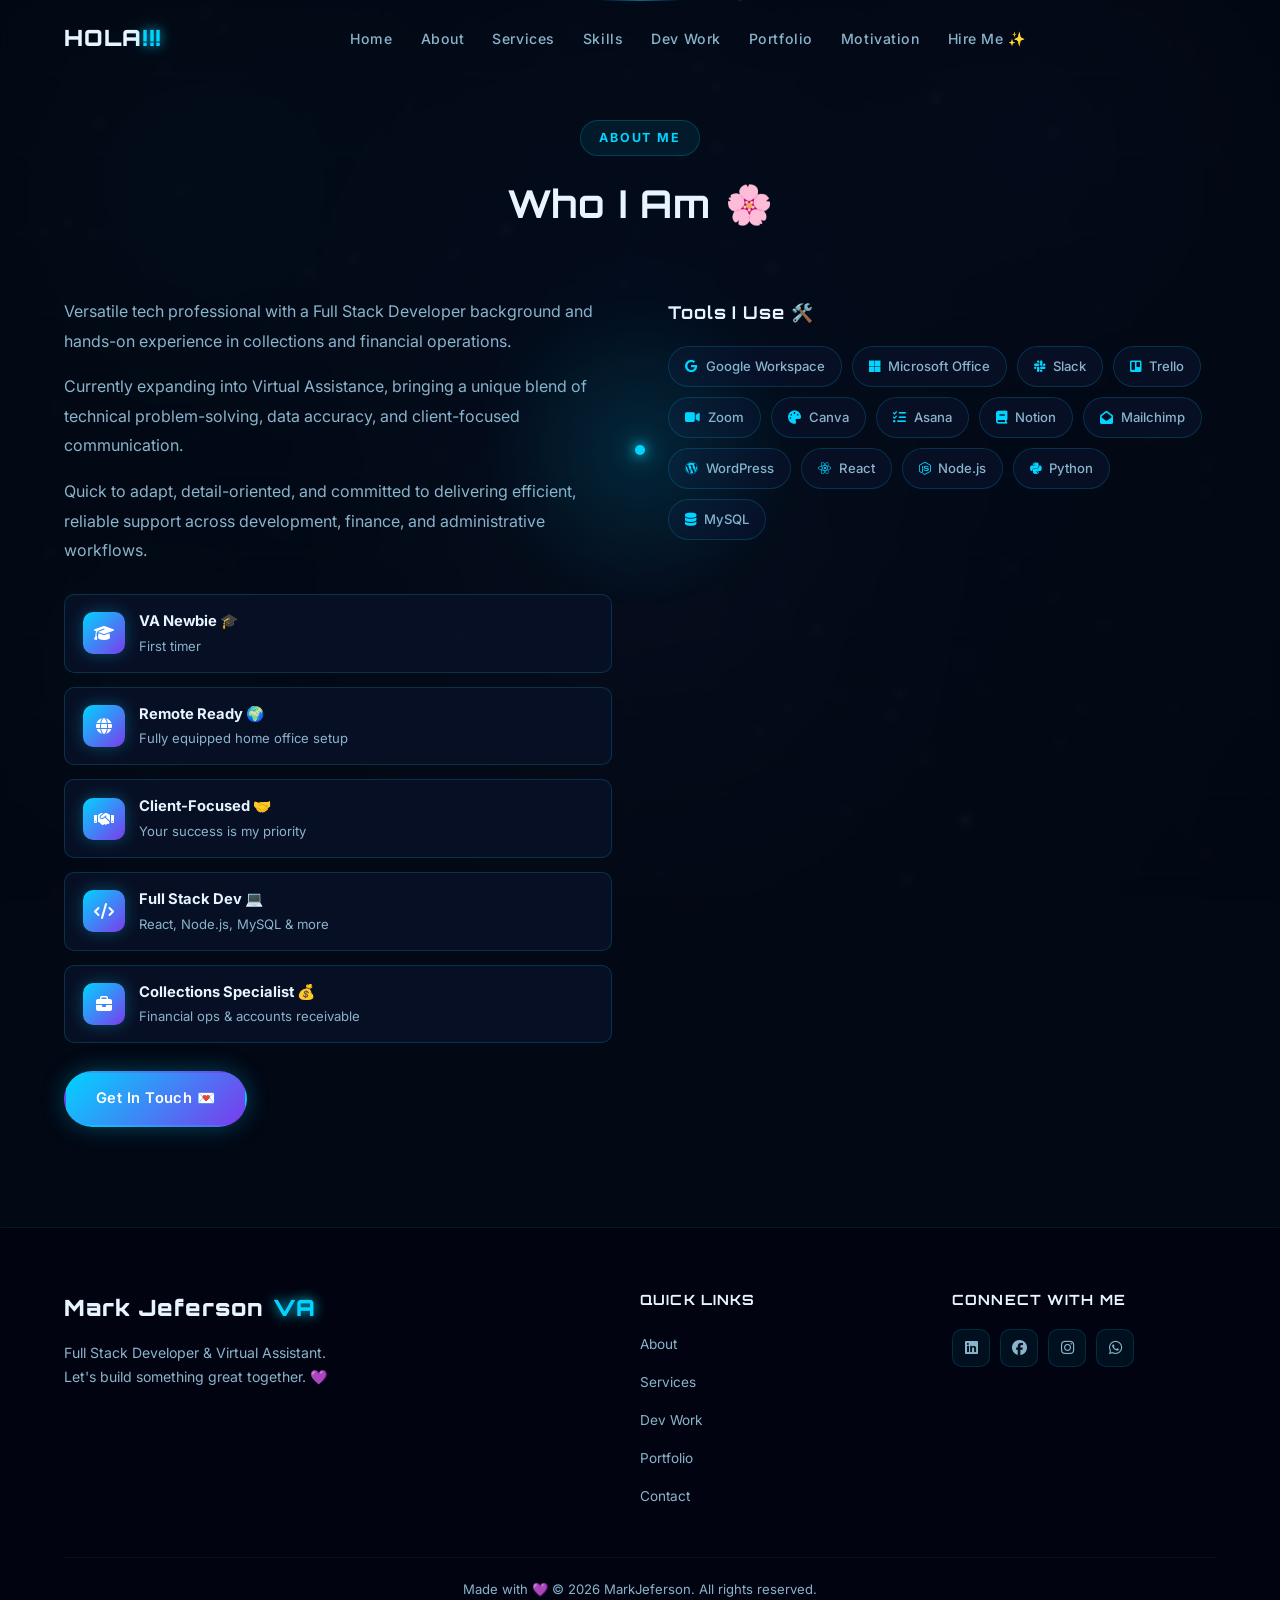
<file: pages/about.html>
<!DOCTYPE html>
<html lang="en">
<head>
  <meta charset="UTF-8" />
  <meta name="viewport" content="width=device-width, initial-scale=1.0" />
  <title>About — Mark Jeferson</title>
  <link rel="icon" href="data:image/svg+xml,%3Csvg xmlns='http://www.w3.org/2000/svg' viewBox='0 0 100 100'%3E%3Ctext y='.9em' font-size='90'%3E🚀%3C/text%3E%3C/svg%3E">
  <link rel="stylesheet" href="../css/style.css" />
  <link href="https://fonts.googleapis.com/css2?family=Inter:wght@300;400;500;600;700&family=Orbitron:wght@600;700;900&family=Rajdhani:wght@400;500;600&display=swap" rel="stylesheet" />
  <link rel="stylesheet" href="https://cdnjs.cloudflare.com/ajax/libs/font-awesome/6.5.0/css/all.min.css" />
</head>
<body>
  <canvas id="bgCanvas"></canvas>
  <div id="cursorGlow"></div>
  <div id="cursorDot"></div>

  <nav class="navbar scrolled" id="navbar">
    <div class="nav-container">
      <a href="../index.html" class="nav-logo">HOLA<span>!!!</span></a>
      <ul class="nav-links" id="navLinks">
        <li><a href="../index.html">Home</a></li>
        <li><a href="about.html" class="active-page">About</a></li>
        <li><a href="services.html">Services</a></li>
        <li><a href="skills.html">Skills</a></li>
        <li><a href="devwork.html">Dev Work</a></li>
        <li><a href="portfolio.html">Portfolio</a></li>
        <li><a href="motivation.html">Motivation</a></li>
        <li><a href="contact.html" class="btn-nav">Hire Me ✨</a></li>
      </ul>
      <div class="nav-actions">
        <button class="hamburger" id="hamburger" aria-label="Toggle menu">
          <span></span><span></span><span></span>
        </button>
      </div>
    </div>
  </nav>

  <section class="about section page-section" id="about">
    <div class="container">
      <div class="section-header reveal-up">
        <p class="section-tag">About Me</p>
        <h2 class="section-title">Who I Am 🌸</h2>
      </div>
      <div class="about-grid">
        <div class="about-text reveal-left">
          <p>Versatile tech professional with a Full Stack Developer background and hands-on experience in collections and financial operations.</p>
          <p>Currently expanding into Virtual Assistance, bringing a unique blend of technical problem-solving, data accuracy, and client-focused communication.</p>
          <p>Quick to adapt, detail-oriented, and committed to delivering efficient, reliable support across development, finance, and administrative workflows.</p>
          <div class="about-highlights">
            <div class="highlight card-reveal" style="--rd:0ms">
              <i class="fas fa-graduation-cap"></i>
              <div><strong>VA Newbie 🎓</strong><span>First timer</span></div>
            </div>
            <div class="highlight card-reveal" style="--rd:120ms">
              <i class="fas fa-globe"></i>
              <div><strong>Remote Ready 🌍</strong><span>Fully equipped home office setup</span></div>
            </div>
            <div class="highlight card-reveal" style="--rd:240ms">
              <i class="fas fa-handshake"></i>
              <div><strong>Client-Focused 🤝</strong><span>Your success is my priority</span></div>
            </div>
            <div class="highlight card-reveal" style="--rd:360ms">
              <i class="fas fa-code"></i>
              <div><strong>Full Stack Dev 💻</strong><span>React, Node.js, MySQL &amp; more</span></div>
            </div>
            <div class="highlight card-reveal" style="--rd:480ms">
              <i class="fas fa-briefcase"></i>
              <div><strong>Collections Specialist 💰</strong><span>Financial ops &amp; accounts receivable</span></div>
            </div>
          </div>
          <a href="contact.html" class="btn btn-primary">Get In Touch 💌</a>
        </div>
        <div class="about-tools reveal-right">
          <h3>Tools I Use 🛠️</h3>
          <div class="tools-grid">
            <div class="tool-badge card-reveal" style="--rd:0ms"><i class="fab fa-google"></i> Google Workspace</div>
            <div class="tool-badge card-reveal" style="--rd:60ms"><i class="fab fa-microsoft"></i> Microsoft Office</div>
            <div class="tool-badge card-reveal" style="--rd:120ms"><i class="fab fa-slack"></i> Slack</div>
            <div class="tool-badge card-reveal" style="--rd:180ms"><i class="fab fa-trello"></i> Trello</div>
            <div class="tool-badge card-reveal" style="--rd:240ms"><i class="fas fa-video"></i> Zoom</div>
            <div class="tool-badge card-reveal" style="--rd:300ms"><i class="fas fa-palette"></i> Canva</div>
            <div class="tool-badge card-reveal" style="--rd:360ms"><i class="fas fa-tasks"></i> Asana</div>
            <div class="tool-badge card-reveal" style="--rd:420ms"><i class="fas fa-book"></i> Notion</div>
            <div class="tool-badge card-reveal" style="--rd:480ms"><i class="fas fa-envelope-open"></i> Mailchimp</div>
            <div class="tool-badge card-reveal" style="--rd:540ms"><i class="fab fa-wordpress"></i> WordPress</div>
            <div class="tool-badge card-reveal" style="--rd:600ms"><i class="fab fa-react"></i> React</div>
            <div class="tool-badge card-reveal" style="--rd:660ms"><i class="fab fa-node-js"></i> Node.js</div>
            <div class="tool-badge card-reveal" style="--rd:720ms"><i class="fab fa-python"></i> Python</div>
            <div class="tool-badge card-reveal" style="--rd:780ms"><i class="fas fa-database"></i> MySQL</div>
          </div>
        </div>
      </div>
    </div>
  </section>

  <canvas id="confettiCanvas"></canvas>
  <footer class="footer">
    <div class="container">
      <div class="footer-content">
        <div class="footer-brand reveal-up">
          <a href="../index.html" class="nav-logo">Mark Jeferson <span>VA</span></a>
          <p>Full Stack Developer &amp; Virtual Assistant. Let's build something great together. 💜</p>
        </div>
        <div class="footer-links reveal-up" style="--rd:0.1s">
          <h4>Quick Links</h4>
          <ul>
            <li><a href="about.html">About</a></li>
            <li><a href="services.html">Services</a></li>
            <li><a href="devwork.html">Dev Work</a></li>
            <li><a href="portfolio.html">Portfolio</a></li>
            <li><a href="contact.html">Contact</a></li>
          </ul>
        </div>
        <div class="footer-social reveal-up" style="--rd:0.2s">
          <h4>Connect With Me</h4>
          <div class="social-icons">
            <a href="https://www.linkedin.com/in/mark-jeferson-tumolva-b096771b2/" aria-label="LinkedIn" target="_blank" rel="noopener"><i class="fab fa-linkedin"></i></a>
            <a href="https://www.facebook.com/corei9.9000k" aria-label="Facebook" target="_blank" rel="noopener"><i class="fab fa-facebook"></i></a>
            <a href="https://www.instagram.com/meliul_2" aria-label="Instagram" target="_blank" rel="noopener"><i class="fab fa-instagram"></i></a>
            <a href="https://wa.me/+639937501480" aria-label="WhatsApp"><i class="fab fa-whatsapp"></i></a>
          </div>
        </div>
      </div>
      <div class="footer-bottom reveal-up" style="--rd:0.3s">
        <p>Made with 💜 &copy; 2026 MarkJeferson. All rights reserved.</p>
      </div>
    </div>
  </footer>
  <button class="back-to-top" id="backToTop" aria-label="Back to top">
    <i class="fas fa-arrow-up"></i>
  </button>
  <script src="../js/script.js"></script>
</body>
</html>
</file>
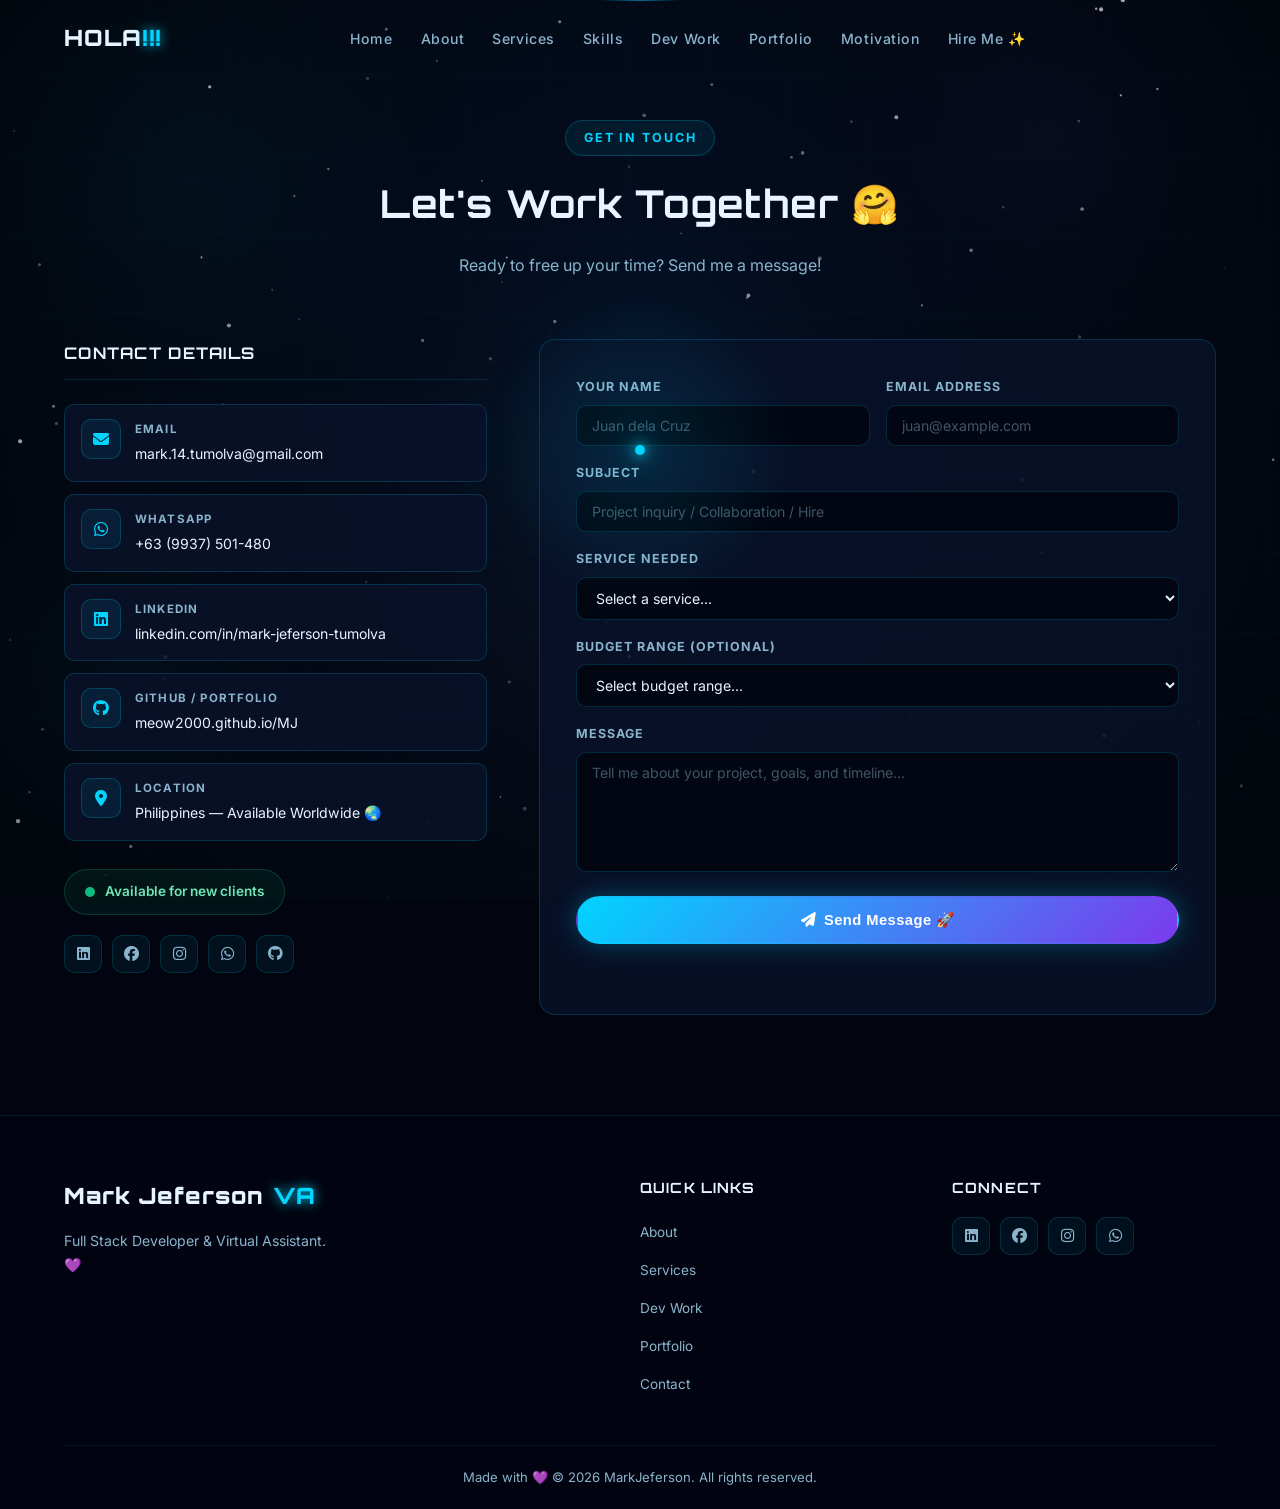
<file: pages/contact.html>
<!DOCTYPE html>
<html lang="en">
<head>
  <meta charset="UTF-8" />
  <meta name="viewport" content="width=device-width, initial-scale=1.0" />
  <title>Contact — Mark Jeferson</title>
  <link rel="icon" href="data:image/svg+xml,%3Csvg xmlns='http://www.w3.org/2000/svg' viewBox='0 0 100 100'%3E%3Ctext y='.9em' font-size='90'%3E🚀%3C/text%3E%3C/svg%3E">
  <link rel="stylesheet" href="../css/style.css" />
  <link href="https://fonts.googleapis.com/css2?family=Inter:wght@300;400;500;600;700&family=Orbitron:wght@600;700;900&family=Rajdhani:wght@400;500;600&display=swap" rel="stylesheet" />
  <link rel="stylesheet" href="https://cdnjs.cloudflare.com/ajax/libs/font-awesome/6.5.0/css/all.min.css" />
</head>
<body>
  <canvas id="bgCanvas"></canvas>
  <div id="cursorGlow"></div>
  <div id="cursorDot"></div>

  <nav class="navbar scrolled" id="navbar">
    <div class="nav-container">
      <a href="../index.html" class="nav-logo">HOLA<span>!!!</span></a>
      <ul class="nav-links" id="navLinks">
        <li><a href="../index.html">Home</a></li>
        <li><a href="about.html">About</a></li>
        <li><a href="services.html">Services</a></li>
        <li><a href="skills.html">Skills</a></li>
        <li><a href="devwork.html">Dev Work</a></li>
        <li><a href="portfolio.html">Portfolio</a></li>
        <li><a href="motivation.html">Motivation</a></li>
        <li><a href="contact.html" class="btn-nav active-page">Hire Me ✨</a></li>
      </ul>
      <div class="nav-actions"><button class="hamburger" id="hamburger" aria-label="Toggle menu"><span></span><span></span><span></span></button></div>
    </div>
  </nav>

  <section class="contact section page-section" id="contact">
    <div class="container">
      <div class="section-header reveal-up">
        <p class="section-tag">Get In Touch</p>
        <h2 class="section-title">Let's Work Together 🤗</h2>
        <p class="section-desc">Ready to free up your time? Send me a message!</p>
      </div>
      <div class="contact-grid">
        <div class="contact-info reveal-left">
          <h3>Contact Details</h3>
          <div class="contact-item">
            <div class="contact-item-icon"><i class="fas fa-envelope"></i></div>
            <div class="contact-item-body"><strong>Email</strong><a href="mailto:mark.14.tumolva@gmail.com">mark.14.tumolva@gmail.com</a></div>
          </div>
          <div class="contact-item">
            <div class="contact-item-icon"><i class="fab fa-whatsapp"></i></div>
            <div class="contact-item-body"><strong>WhatsApp</strong><a href="https://wa.me/+639937501480">+63 (9937) 501-480</a></div>
          </div>
          <div class="contact-item">
            <div class="contact-item-icon"><i class="fab fa-linkedin"></i></div>
            <div class="contact-item-body"><strong>LinkedIn</strong><a href="https://www.linkedin.com/in/mark-jeferson-tumolva-b096771b2/" target="_blank" rel="noopener">linkedin.com/in/mark-jeferson-tumolva</a></div>
          </div>
          <div class="contact-item">
            <div class="contact-item-icon"><i class="fab fa-github"></i></div>
            <div class="contact-item-body"><strong>GitHub / Portfolio</strong><a href="https://meow2000.github.io/MJ/" target="_blank" rel="noopener">meow2000.github.io/MJ</a></div>
          </div>
          <div class="contact-item">
            <div class="contact-item-icon"><i class="fas fa-map-marker-alt"></i></div>
            <div class="contact-item-body"><strong>Location</strong><span>Philippines — Available Worldwide 🌏</span></div>
          </div>
          <div class="availability-badge"><span class="pulse"></span> Available for new clients</div>
          <div class="contact-socials">
            <a href="https://www.linkedin.com/in/mark-jeferson-tumolva-b096771b2/" target="_blank" rel="noopener" aria-label="LinkedIn"><i class="fab fa-linkedin"></i></a>
            <a href="https://www.facebook.com/corei9.9000k" target="_blank" rel="noopener" aria-label="Facebook"><i class="fab fa-facebook"></i></a>
            <a href="https://www.instagram.com/meliul_2" target="_blank" rel="noopener" aria-label="Instagram"><i class="fab fa-instagram"></i></a>
            <a href="https://wa.me/+639937501480" aria-label="WhatsApp"><i class="fab fa-whatsapp"></i></a>
            <a href="https://meow2000.github.io/MJ/" target="_blank" rel="noopener" aria-label="GitHub"><i class="fab fa-github"></i></a>
          </div>
        </div>
        <form class="contact-form reveal-right" id="contactForm" novalidate>
          <div class="form-row">
            <div class="form-group"><label for="name">Your Name</label><input type="text" id="name" name="name" placeholder="Juan dela Cruz" required /></div>
            <div class="form-group"><label for="email">Email Address</label><input type="email" id="email" name="email" placeholder="juan@example.com" required /></div>
          </div>
          <div class="form-group"><label for="subject">Subject</label><input type="text" id="subject" name="subject" placeholder="Project inquiry / Collaboration / Hire" /></div>
          <div class="form-group">
            <label for="service">Service Needed</label>
            <select id="service" name="service">
              <option value="">Select a service...</option>
              <optgroup label="Virtual Assistant"><option>Email &amp; Calendar Management</option><option>Social Media Management</option><option>Data Entry &amp; Research</option><option>Customer Support</option><option>Document Preparation</option><option>E-commerce Support</option></optgroup>
              <optgroup label="Full Stack Development"><option>Frontend Development</option><option>Backend Development</option><option>Full Stack Web App</option><option>Database Design</option><option>API Development</option></optgroup>
              <option>Other</option>
            </select>
          </div>
          <div class="form-group">
            <label for="budget">Budget Range (Optional)</label>
            <select id="budget" name="budget">
              <option value="">Select budget range...</option>
              <option>Under $100</option><option>$100 – $500</option><option>$500 – $1,000</option><option>$1,000 – $5,000</option><option>$5,000+</option><option>Let's discuss</option>
            </select>
          </div>
          <div class="form-group"><label for="message">Message</label><textarea id="message" name="message" rows="5" placeholder="Tell me about your project, goals, and timeline..." required></textarea></div>
          <button type="submit" class="btn btn-primary btn-full"><i class="fas fa-paper-plane"></i> Send Message 🚀</button>
          <p class="form-note" id="formNote"></p>
        </form>
      </div>
    </div>
  </section>

  <canvas id="confettiCanvas"></canvas>
  <footer class="footer">
    <div class="container">
      <div class="footer-content">
        <div class="footer-brand reveal-up"><a href="../index.html" class="nav-logo">Mark Jeferson <span>VA</span></a><p>Full Stack Developer &amp; Virtual Assistant. 💜</p></div>
        <div class="footer-links reveal-up" style="--rd:0.1s"><h4>Quick Links</h4><ul><li><a href="about.html">About</a></li><li><a href="services.html">Services</a></li><li><a href="devwork.html">Dev Work</a></li><li><a href="portfolio.html">Portfolio</a></li><li><a href="contact.html">Contact</a></li></ul></div>
        <div class="footer-social reveal-up" style="--rd:0.2s"><h4>Connect</h4><div class="social-icons"><a href="https://www.linkedin.com/in/mark-jeferson-tumolva-b096771b2/" aria-label="LinkedIn" target="_blank" rel="noopener"><i class="fab fa-linkedin"></i></a><a href="https://www.facebook.com/corei9.9000k" aria-label="Facebook" target="_blank" rel="noopener"><i class="fab fa-facebook"></i></a><a href="https://www.instagram.com/meliul_2" aria-label="Instagram" target="_blank" rel="noopener"><i class="fab fa-instagram"></i></a><a href="https://wa.me/+639937501480" aria-label="WhatsApp"><i class="fab fa-whatsapp"></i></a></div></div>
      </div>
      <div class="footer-bottom reveal-up" style="--rd:0.3s"><p>Made with 💜 &copy; 2026 MarkJeferson. All rights reserved.</p></div>
    </div>
  </footer>
  <button class="back-to-top" id="backToTop" aria-label="Back to top"><i class="fas fa-arrow-up"></i></button>
  <script src="../js/script.js"></script>
</body>
</html>
</file>
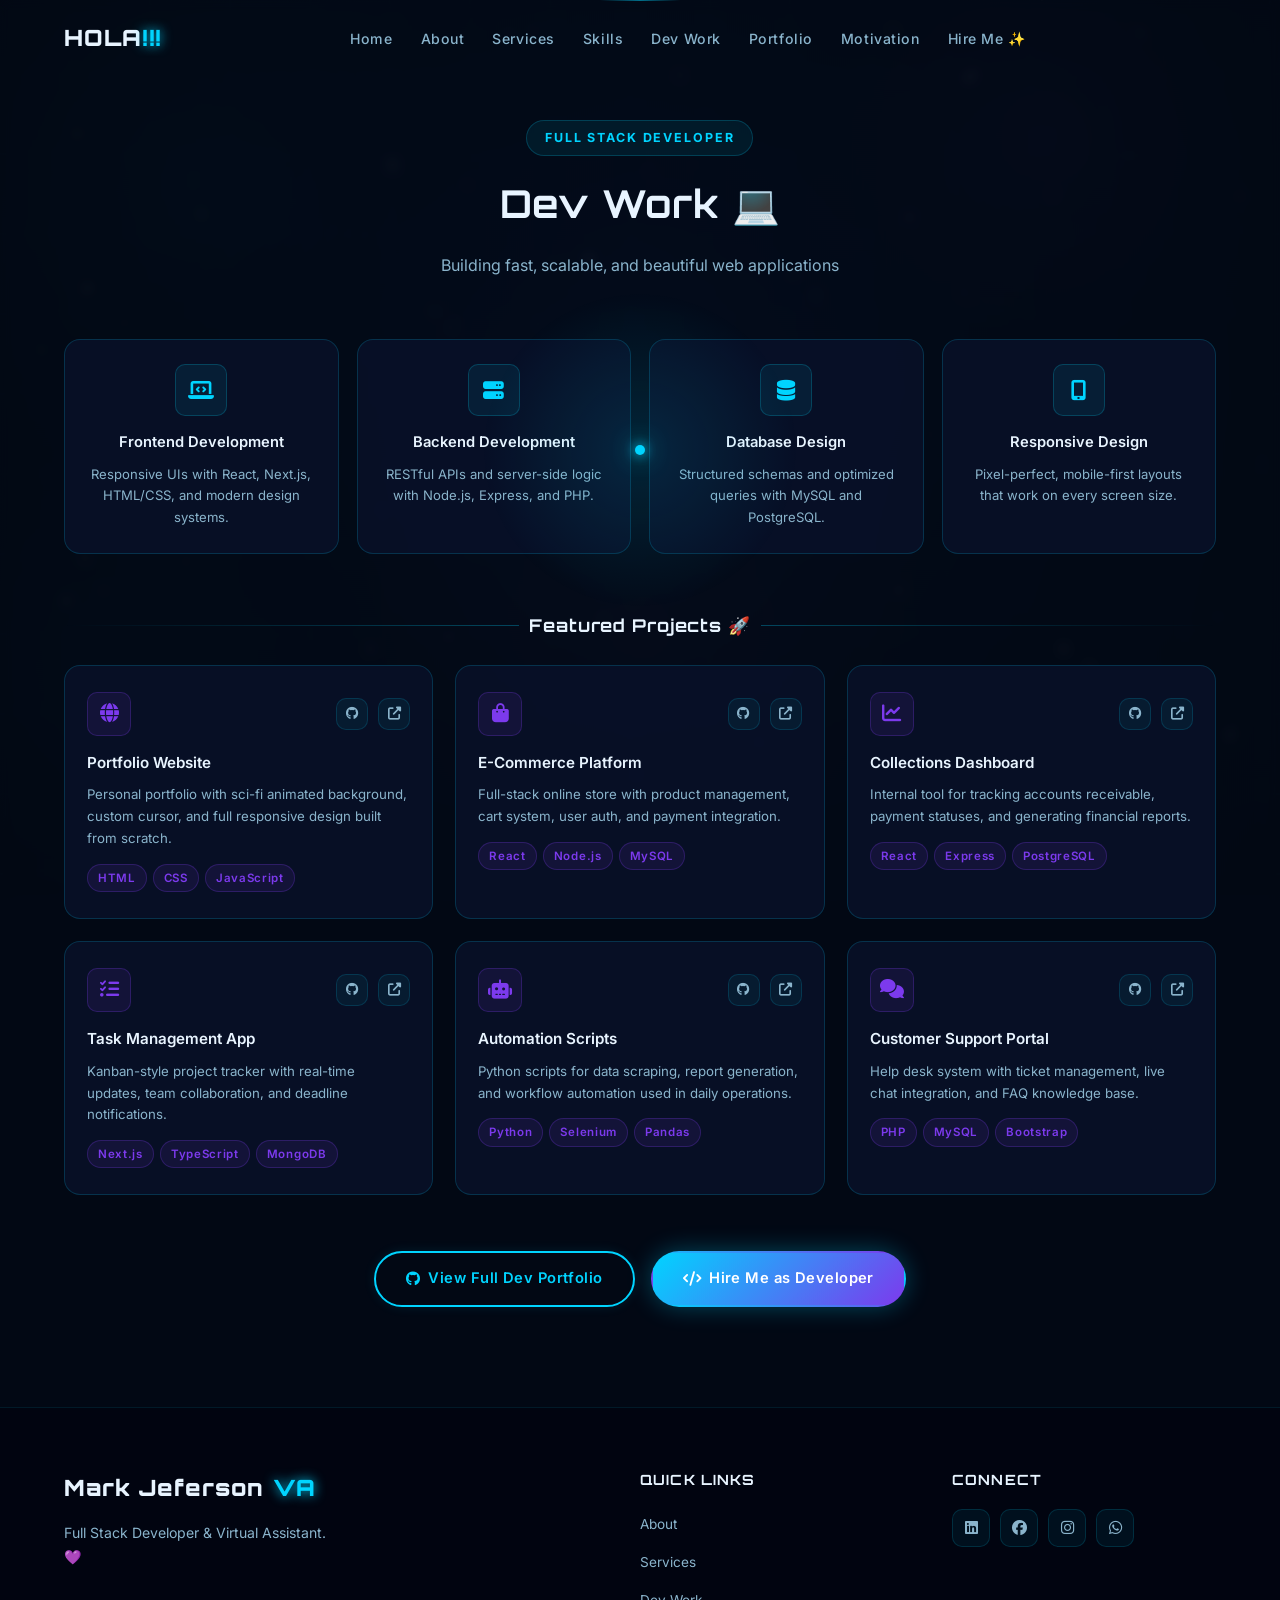
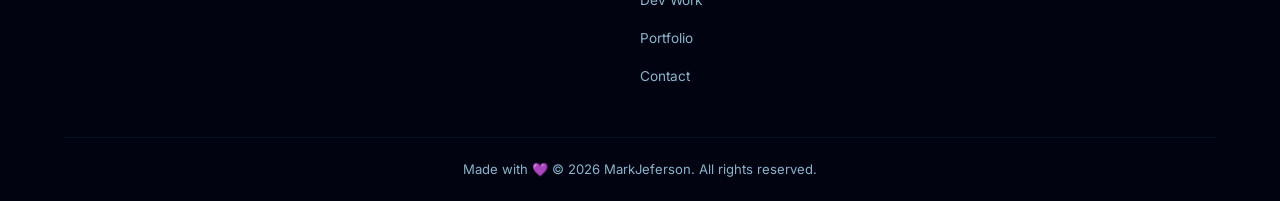
<file: pages/devwork.html>
<!DOCTYPE html>
<html lang="en">
<head>
  <meta charset="UTF-8" />
  <meta name="viewport" content="width=device-width, initial-scale=1.0" />
  <title>Dev Work — Mark Jeferson</title>
  <link rel="icon" href="data:image/svg+xml,%3Csvg xmlns='http://www.w3.org/2000/svg' viewBox='0 0 100 100'%3E%3Ctext y='.9em' font-size='90'%3E🚀%3C/text%3E%3C/svg%3E">
  <link rel="stylesheet" href="../css/style.css" />
  <link href="https://fonts.googleapis.com/css2?family=Inter:wght@300;400;500;600;700&family=Orbitron:wght@600;700;900&family=Rajdhani:wght@400;500;600&display=swap" rel="stylesheet" />
  <link rel="stylesheet" href="https://cdnjs.cloudflare.com/ajax/libs/font-awesome/6.5.0/css/all.min.css" />
</head>
<body>
  <canvas id="bgCanvas"></canvas>
  <div id="cursorGlow"></div>
  <div id="cursorDot"></div>

  <nav class="navbar scrolled" id="navbar">
    <div class="nav-container">
      <a href="../index.html" class="nav-logo">HOLA<span>!!!</span></a>
      <ul class="nav-links" id="navLinks">
        <li><a href="../index.html">Home</a></li>
        <li><a href="about.html">About</a></li>
        <li><a href="services.html">Services</a></li>
        <li><a href="skills.html">Skills</a></li>
        <li><a href="devwork.html" class="active-page">Dev Work</a></li>
        <li><a href="portfolio.html">Portfolio</a></li>
        <li><a href="motivation.html">Motivation</a></li>
        <li><a href="contact.html" class="btn-nav">Hire Me ✨</a></li>
      </ul>
      <div class="nav-actions"><button class="hamburger" id="hamburger" aria-label="Toggle menu"><span></span><span></span><span></span></button></div>
    </div>
  </nav>

  <section class="devwork section page-section" id="dev">
    <div class="container">
      <div class="section-header reveal-up">
        <p class="section-tag">Full Stack Developer</p>
        <h2 class="section-title">Dev Work 💻</h2>
        <p class="section-desc">Building fast, scalable, and beautiful web applications</p>
      </div>
      <div class="dev-services reveal-up">
        <div class="dev-service-card card-reveal"><div class="dev-service-icon"><i class="fas fa-laptop-code"></i></div><h4>Frontend Development</h4><p>Responsive UIs with React, Next.js, HTML/CSS, and modern design systems.</p></div>
        <div class="dev-service-card card-reveal" style="--rd:100ms"><div class="dev-service-icon"><i class="fas fa-server"></i></div><h4>Backend Development</h4><p>RESTful APIs and server-side logic with Node.js, Express, and PHP.</p></div>
        <div class="dev-service-card card-reveal" style="--rd:200ms"><div class="dev-service-icon"><i class="fas fa-database"></i></div><h4>Database Design</h4><p>Structured schemas and optimized queries with MySQL and PostgreSQL.</p></div>
        <div class="dev-service-card card-reveal" style="--rd:300ms"><div class="dev-service-icon"><i class="fas fa-mobile-alt"></i></div><h4>Responsive Design</h4><p>Pixel-perfect, mobile-first layouts that work on every screen size.</p></div>
      </div>
      <h3 class="dev-projects-title reveal-up">Featured Projects 🚀</h3>
      <div class="dev-grid">
        <div class="dev-card card-reveal"><div class="dev-card-header"><div class="dev-card-icon"><i class="fas fa-globe"></i></div><div class="dev-card-links"><a href="#" aria-label="GitHub"><i class="fab fa-github"></i></a><a href="#" aria-label="Live Demo"><i class="fas fa-external-link-alt"></i></a></div></div><h4>Portfolio Website</h4><p>Personal portfolio with sci-fi animated background, custom cursor, and full responsive design built from scratch.</p><div class="dev-tags"><span>HTML</span><span>CSS</span><span>JavaScript</span></div></div>
        <div class="dev-card card-reveal" style="--rd:90ms"><div class="dev-card-header"><div class="dev-card-icon"><i class="fas fa-shopping-bag"></i></div><div class="dev-card-links"><a href="#" aria-label="GitHub"><i class="fab fa-github"></i></a><a href="#" aria-label="Live Demo"><i class="fas fa-external-link-alt"></i></a></div></div><h4>E-Commerce Platform</h4><p>Full-stack online store with product management, cart system, user auth, and payment integration.</p><div class="dev-tags"><span>React</span><span>Node.js</span><span>MySQL</span></div></div>
        <div class="dev-card card-reveal" style="--rd:180ms"><div class="dev-card-header"><div class="dev-card-icon"><i class="fas fa-chart-line"></i></div><div class="dev-card-links"><a href="#" aria-label="GitHub"><i class="fab fa-github"></i></a><a href="#" aria-label="Live Demo"><i class="fas fa-external-link-alt"></i></a></div></div><h4>Collections Dashboard</h4><p>Internal tool for tracking accounts receivable, payment statuses, and generating financial reports.</p><div class="dev-tags"><span>React</span><span>Express</span><span>PostgreSQL</span></div></div>
        <div class="dev-card card-reveal" style="--rd:270ms"><div class="dev-card-header"><div class="dev-card-icon"><i class="fas fa-tasks"></i></div><div class="dev-card-links"><a href="#" aria-label="GitHub"><i class="fab fa-github"></i></a><a href="#" aria-label="Live Demo"><i class="fas fa-external-link-alt"></i></a></div></div><h4>Task Management App</h4><p>Kanban-style project tracker with real-time updates, team collaboration, and deadline notifications.</p><div class="dev-tags"><span>Next.js</span><span>TypeScript</span><span>MongoDB</span></div></div>
        <div class="dev-card card-reveal" style="--rd:360ms"><div class="dev-card-header"><div class="dev-card-icon"><i class="fas fa-robot"></i></div><div class="dev-card-links"><a href="#" aria-label="GitHub"><i class="fab fa-github"></i></a><a href="#" aria-label="Live Demo"><i class="fas fa-external-link-alt"></i></a></div></div><h4>Automation Scripts</h4><p>Python scripts for data scraping, report generation, and workflow automation used in daily operations.</p><div class="dev-tags"><span>Python</span><span>Selenium</span><span>Pandas</span></div></div>
        <div class="dev-card card-reveal" style="--rd:450ms"><div class="dev-card-header"><div class="dev-card-icon"><i class="fas fa-comments"></i></div><div class="dev-card-links"><a href="#" aria-label="GitHub"><i class="fab fa-github"></i></a><a href="#" aria-label="Live Demo"><i class="fas fa-external-link-alt"></i></a></div></div><h4>Customer Support Portal</h4><p>Help desk system with ticket management, live chat integration, and FAQ knowledge base.</p><div class="dev-tags"><span>PHP</span><span>MySQL</span><span>Bootstrap</span></div></div>
      </div>
      <div class="dev-cta reveal-up">
        <a href="https://meow2000.github.io/MJ/" target="_blank" rel="noopener" class="btn btn-outline"><i class="fab fa-github"></i> View Full Dev Portfolio</a>
        <a href="contact.html" class="btn btn-primary"><i class="fas fa-code"></i> Hire Me as Developer</a>
      </div>
    </div>
  </section>

  <canvas id="confettiCanvas"></canvas>
  <footer class="footer">
    <div class="container">
      <div class="footer-content">
        <div class="footer-brand reveal-up"><a href="../index.html" class="nav-logo">Mark Jeferson <span>VA</span></a><p>Full Stack Developer &amp; Virtual Assistant. 💜</p></div>
        <div class="footer-links reveal-up" style="--rd:0.1s"><h4>Quick Links</h4><ul><li><a href="about.html">About</a></li><li><a href="services.html">Services</a></li><li><a href="devwork.html">Dev Work</a></li><li><a href="portfolio.html">Portfolio</a></li><li><a href="contact.html">Contact</a></li></ul></div>
        <div class="footer-social reveal-up" style="--rd:0.2s"><h4>Connect</h4><div class="social-icons"><a href="https://www.linkedin.com/in/mark-jeferson-tumolva-b096771b2/" aria-label="LinkedIn" target="_blank" rel="noopener"><i class="fab fa-linkedin"></i></a><a href="https://www.facebook.com/corei9.9000k" aria-label="Facebook" target="_blank" rel="noopener"><i class="fab fa-facebook"></i></a><a href="https://www.instagram.com/meliul_2" aria-label="Instagram" target="_blank" rel="noopener"><i class="fab fa-instagram"></i></a><a href="https://wa.me/+639937501480" aria-label="WhatsApp"><i class="fab fa-whatsapp"></i></a></div></div>
      </div>
      <div class="footer-bottom reveal-up" style="--rd:0.3s"><p>Made with 💜 &copy; 2026 MarkJeferson. All rights reserved.</p></div>
    </div>
  </footer>
  <button class="back-to-top" id="backToTop" aria-label="Back to top"><i class="fas fa-arrow-up"></i></button>
  <script src="../js/script.js"></script>
</body>
</html>
</file>
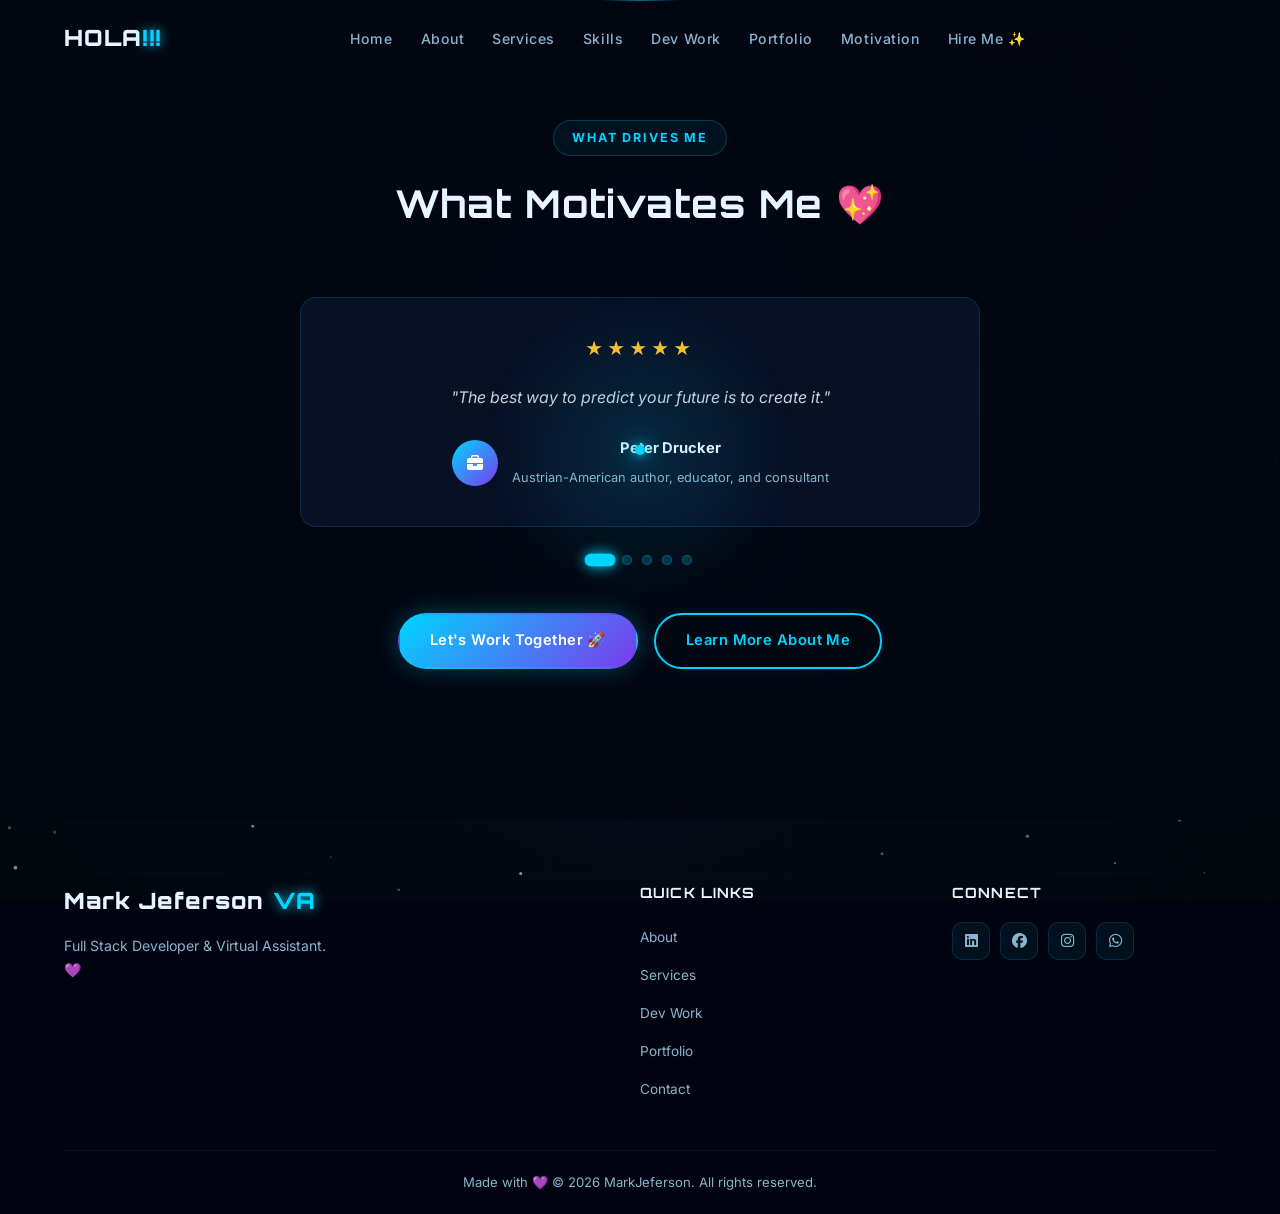
<file: pages/motivation.html>
<!DOCTYPE html>
<html lang="en">
<head>
  <meta charset="UTF-8" />
  <meta name="viewport" content="width=device-width, initial-scale=1.0" />
  <title>Motivation — Mark Jeferson</title>
  <link rel="icon" href="data:image/svg+xml,%3Csvg xmlns='http://www.w3.org/2000/svg' viewBox='0 0 100 100'%3E%3Ctext y='.9em' font-size='90'%3E🚀%3C/text%3E%3C/svg%3E">
  <link rel="stylesheet" href="../css/style.css" />
  <link href="https://fonts.googleapis.com/css2?family=Inter:wght@300;400;500;600;700&family=Orbitron:wght@600;700;900&family=Rajdhani:wght@400;500;600&display=swap" rel="stylesheet" />
  <link rel="stylesheet" href="https://cdnjs.cloudflare.com/ajax/libs/font-awesome/6.5.0/css/all.min.css" />
</head>
<body>
  <canvas id="bgCanvas"></canvas>
  <div id="cursorGlow"></div>
  <div id="cursorDot"></div>

  <nav class="navbar scrolled" id="navbar">
    <div class="nav-container">
      <a href="../index.html" class="nav-logo">HOLA<span>!!!</span></a>
      <ul class="nav-links" id="navLinks">
        <li><a href="../index.html">Home</a></li>
        <li><a href="about.html">About</a></li>
        <li><a href="services.html">Services</a></li>
        <li><a href="skills.html">Skills</a></li>
        <li><a href="devwork.html">Dev Work</a></li>
        <li><a href="portfolio.html">Portfolio</a></li>
        <li><a href="motivation.html" class="active-page">Motivation</a></li>
        <li><a href="contact.html" class="btn-nav">Hire Me ✨</a></li>
      </ul>
      <div class="nav-actions"><button class="hamburger" id="hamburger" aria-label="Toggle menu"><span></span><span></span><span></span></button></div>
    </div>
  </nav>

  <section class="testimonials section page-section" id="testimonials">
    <div class="container">
      <div class="section-header reveal-up">
        <p class="section-tag">What Drives Me</p>
        <h2 class="section-title">What Motivates Me 💖</h2>
      </div>
      <div class="testimonials-slider reveal-up" id="testimonialsSlider">
        <div class="testimonial-card active">
          <div class="stars">★★★★★</div>
          <p class="testimonial-text">"The best way to predict your future is to create it."</p>
          <div class="testimonial-author"><div class="author-avatar"><i class="fas fa-briefcase"></i></div><div><strong>Peter Drucker</strong><span>Austrian-American author, educator, and consultant</span></div></div>
        </div>
        <div class="testimonial-card">
          <div class="stars">★★★★★</div>
          <p class="testimonial-text">"Success is not final, failure is not fatal: it is the courage to continue that counts."</p>
          <div class="testimonial-author"><div class="author-avatar"><i class="fas fa-balance-scale"></i></div><div><strong>Winston Churchill</strong><span>Former Prime Minister of the United Kingdom</span></div></div>
        </div>
        <div class="testimonial-card">
          <div class="stars">★★★★★</div>
          <p class="testimonial-text">"The secret of getting ahead is getting started."</p>
          <div class="testimonial-author"><div class="author-avatar"><i class="fas fa-pen"></i></div><div><strong>Mark Twain</strong><span>American author and humorist</span></div></div>
        </div>
        <div class="testimonial-card">
          <div class="stars">★★★★★</div>
          <p class="testimonial-text">"Code is like humor. When you have to explain it, it's bad."</p>
          <div class="testimonial-author"><div class="author-avatar"><i class="fas fa-code"></i></div><div><strong>Cory House</strong><span>Software architect and developer</span></div></div>
        </div>
        <div class="testimonial-card">
          <div class="stars">★★★★★</div>
          <p class="testimonial-text">"The only way to do great work is to love what you do."</p>
          <div class="testimonial-author"><div class="author-avatar"><i class="fas fa-apple-alt"></i></div><div><strong>Steve Jobs</strong><span>Co-founder of Apple Inc.</span></div></div>
        </div>
      </div>
      <div class="slider-dots reveal-up" id="sliderDots">
        <span class="dot active" data-index="0"></span>
        <span class="dot" data-index="1"></span>
        <span class="dot" data-index="2"></span>
        <span class="dot" data-index="3"></span>
        <span class="dot" data-index="4"></span>
      </div>
      <div class="section-cta reveal-up">
        <a href="contact.html" class="btn btn-primary">Let's Work Together 🚀</a>
        <a href="about.html" class="btn btn-outline">Learn More About Me</a>
      </div>
    </div>
  </section>

  <canvas id="confettiCanvas"></canvas>
  <footer class="footer">
    <div class="container">
      <div class="footer-content">
        <div class="footer-brand reveal-up"><a href="../index.html" class="nav-logo">Mark Jeferson <span>VA</span></a><p>Full Stack Developer &amp; Virtual Assistant. 💜</p></div>
        <div class="footer-links reveal-up" style="--rd:0.1s"><h4>Quick Links</h4><ul><li><a href="about.html">About</a></li><li><a href="services.html">Services</a></li><li><a href="devwork.html">Dev Work</a></li><li><a href="portfolio.html">Portfolio</a></li><li><a href="contact.html">Contact</a></li></ul></div>
        <div class="footer-social reveal-up" style="--rd:0.2s"><h4>Connect</h4><div class="social-icons"><a href="https://www.linkedin.com/in/mark-jeferson-tumolva-b096771b2/" aria-label="LinkedIn" target="_blank" rel="noopener"><i class="fab fa-linkedin"></i></a><a href="https://www.facebook.com/corei9.9000k" aria-label="Facebook" target="_blank" rel="noopener"><i class="fab fa-facebook"></i></a><a href="https://www.instagram.com/meliul_2" aria-label="Instagram" target="_blank" rel="noopener"><i class="fab fa-instagram"></i></a><a href="https://wa.me/+639937501480" aria-label="WhatsApp"><i class="fab fa-whatsapp"></i></a></div></div>
      </div>
      <div class="footer-bottom reveal-up" style="--rd:0.3s"><p>Made with 💜 &copy; 2026 MarkJeferson. All rights reserved.</p></div>
    </div>
  </footer>
  <button class="back-to-top" id="backToTop" aria-label="Back to top"><i class="fas fa-arrow-up"></i></button>
  <script src="../js/script.js"></script>
</body>
</html>
</file>
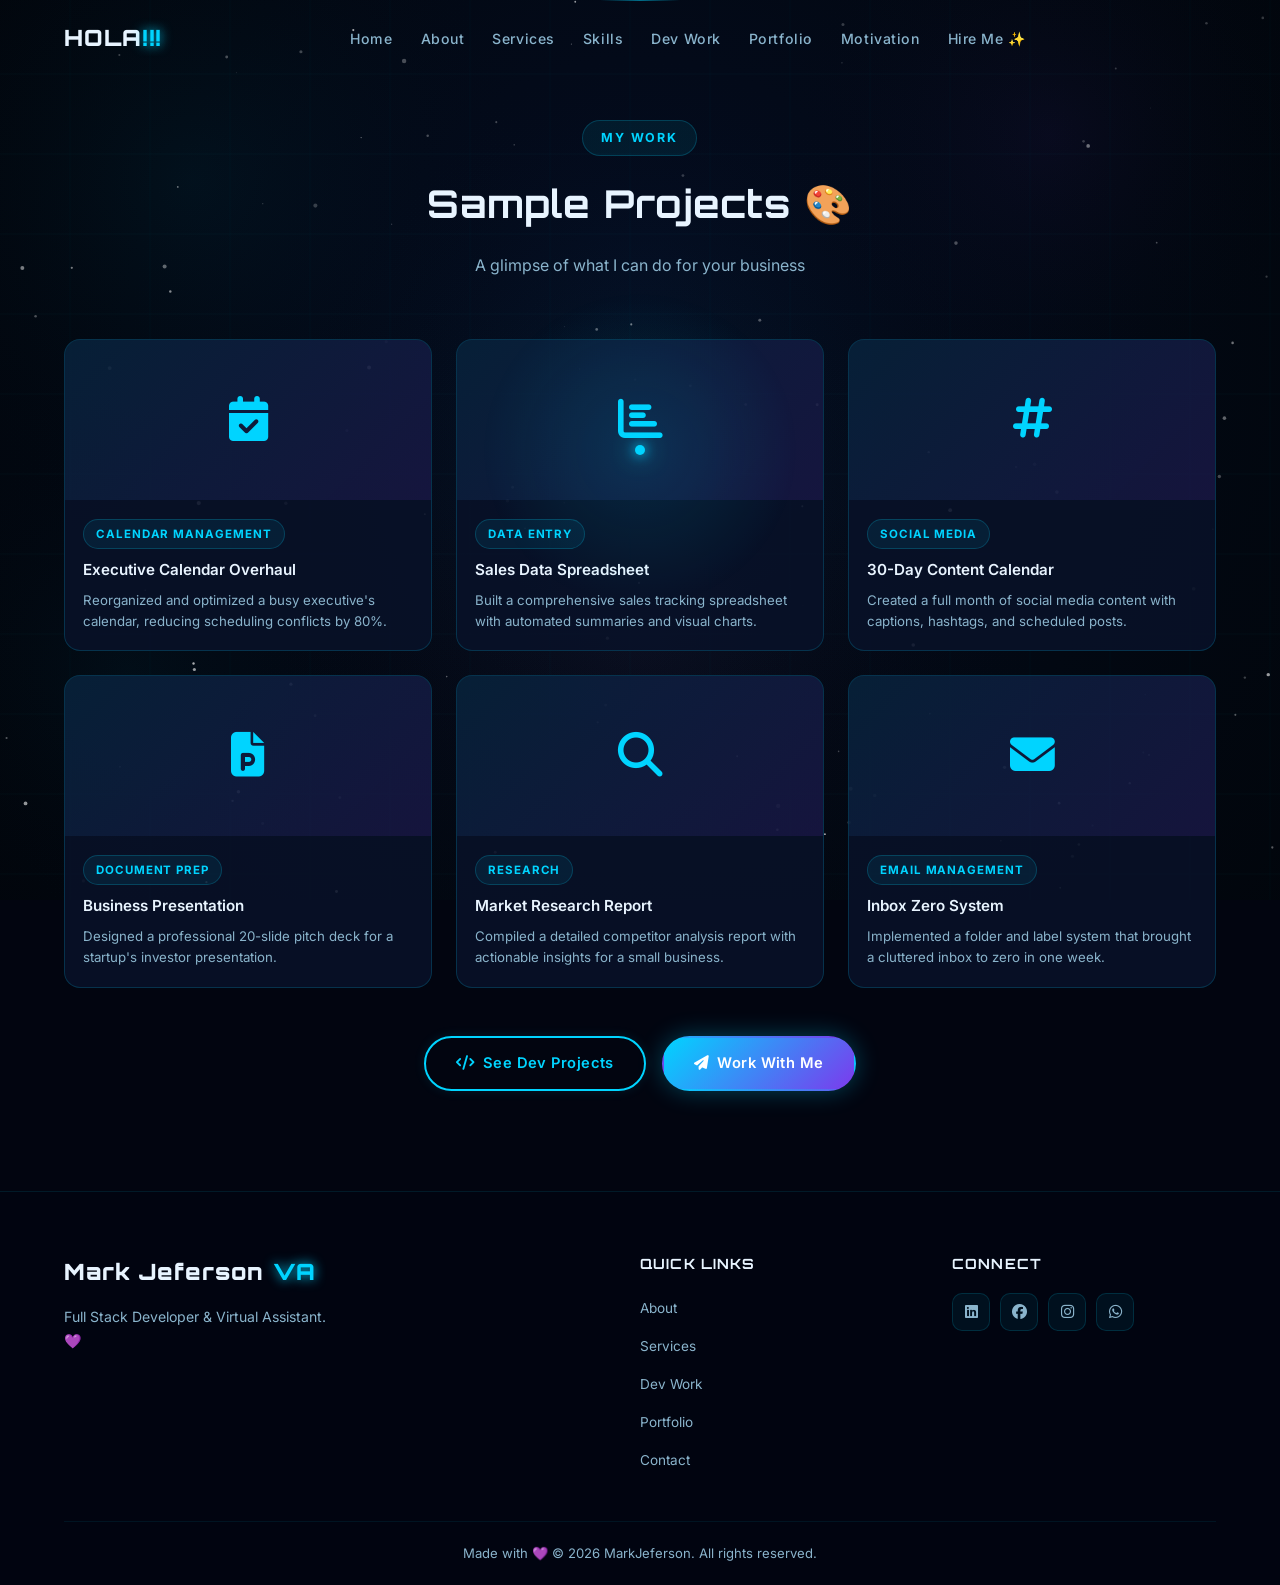
<file: pages/portfolio.html>
<!DOCTYPE html>
<html lang="en">
<head>
  <meta charset="UTF-8" />
  <meta name="viewport" content="width=device-width, initial-scale=1.0" />
  <title>Portfolio — Mark Jeferson</title>
  <link rel="icon" href="data:image/svg+xml,%3Csvg xmlns='http://www.w3.org/2000/svg' viewBox='0 0 100 100'%3E%3Ctext y='.9em' font-size='90'%3E🚀%3C/text%3E%3C/svg%3E">
  <link rel="stylesheet" href="../css/style.css" />
  <link href="https://fonts.googleapis.com/css2?family=Inter:wght@300;400;500;600;700&family=Orbitron:wght@600;700;900&family=Rajdhani:wght@400;500;600&display=swap" rel="stylesheet" />
  <link rel="stylesheet" href="https://cdnjs.cloudflare.com/ajax/libs/font-awesome/6.5.0/css/all.min.css" />
</head>
<body>
  <canvas id="bgCanvas"></canvas>
  <div id="cursorGlow"></div>
  <div id="cursorDot"></div>

  <nav class="navbar scrolled" id="navbar">
    <div class="nav-container">
      <a href="../index.html" class="nav-logo">HOLA<span>!!!</span></a>
      <ul class="nav-links" id="navLinks">
        <li><a href="../index.html">Home</a></li>
        <li><a href="about.html">About</a></li>
        <li><a href="services.html">Services</a></li>
        <li><a href="skills.html">Skills</a></li>
        <li><a href="devwork.html">Dev Work</a></li>
        <li><a href="portfolio.html" class="active-page">Portfolio</a></li>
        <li><a href="motivation.html">Motivation</a></li>
        <li><a href="contact.html" class="btn-nav">Hire Me ✨</a></li>
      </ul>
      <div class="nav-actions"><button class="hamburger" id="hamburger" aria-label="Toggle menu"><span></span><span></span><span></span></button></div>
    </div>
  </nav>

  <section class="portfolio section page-section" id="portfolio">
    <div class="container">
      <div class="section-header reveal-up">
        <p class="section-tag">My Work</p>
        <h2 class="section-title">Sample Projects 🎨</h2>
        <p class="section-desc">A glimpse of what I can do for your business</p>
      </div>
      <div class="portfolio-grid">
        <div class="portfolio-card card-reveal"><div class="portfolio-img"><div class="portfolio-placeholder"><i class="fas fa-calendar-check"></i></div></div><div class="portfolio-info"><span class="portfolio-tag">Calendar Management</span><h3>Executive Calendar Overhaul</h3><p>Reorganized and optimized a busy executive's calendar, reducing scheduling conflicts by 80%.</p></div></div>
        <div class="portfolio-card card-reveal"><div class="portfolio-img"><div class="portfolio-placeholder"><i class="fas fa-chart-bar"></i></div></div><div class="portfolio-info"><span class="portfolio-tag">Data Entry</span><h3>Sales Data Spreadsheet</h3><p>Built a comprehensive sales tracking spreadsheet with automated summaries and visual charts.</p></div></div>
        <div class="portfolio-card card-reveal"><div class="portfolio-img"><div class="portfolio-placeholder"><i class="fas fa-hashtag"></i></div></div><div class="portfolio-info"><span class="portfolio-tag">Social Media</span><h3>30-Day Content Calendar</h3><p>Created a full month of social media content with captions, hashtags, and scheduled posts.</p></div></div>
        <div class="portfolio-card card-reveal"><div class="portfolio-img"><div class="portfolio-placeholder"><i class="fas fa-file-powerpoint"></i></div></div><div class="portfolio-info"><span class="portfolio-tag">Document Prep</span><h3>Business Presentation</h3><p>Designed a professional 20-slide pitch deck for a startup's investor presentation.</p></div></div>
        <div class="portfolio-card card-reveal"><div class="portfolio-img"><div class="portfolio-placeholder"><i class="fas fa-search"></i></div></div><div class="portfolio-info"><span class="portfolio-tag">Research</span><h3>Market Research Report</h3><p>Compiled a detailed competitor analysis report with actionable insights for a small business.</p></div></div>
        <div class="portfolio-card card-reveal"><div class="portfolio-img"><div class="portfolio-placeholder"><i class="fas fa-envelope"></i></div></div><div class="portfolio-info"><span class="portfolio-tag">Email Management</span><h3>Inbox Zero System</h3><p>Implemented a folder and label system that brought a cluttered inbox to zero in one week.</p></div></div>
      </div>
      <div class="section-cta reveal-up">
        <a href="devwork.html" class="btn btn-outline"><i class="fas fa-code"></i> See Dev Projects</a>
        <a href="contact.html" class="btn btn-primary"><i class="fas fa-paper-plane"></i> Work With Me</a>
      </div>
    </div>
  </section>

  <canvas id="confettiCanvas"></canvas>
  <footer class="footer">
    <div class="container">
      <div class="footer-content">
        <div class="footer-brand reveal-up"><a href="../index.html" class="nav-logo">Mark Jeferson <span>VA</span></a><p>Full Stack Developer &amp; Virtual Assistant. 💜</p></div>
        <div class="footer-links reveal-up" style="--rd:0.1s"><h4>Quick Links</h4><ul><li><a href="about.html">About</a></li><li><a href="services.html">Services</a></li><li><a href="devwork.html">Dev Work</a></li><li><a href="portfolio.html">Portfolio</a></li><li><a href="contact.html">Contact</a></li></ul></div>
        <div class="footer-social reveal-up" style="--rd:0.2s"><h4>Connect</h4><div class="social-icons"><a href="https://www.linkedin.com/in/mark-jeferson-tumolva-b096771b2/" aria-label="LinkedIn" target="_blank" rel="noopener"><i class="fab fa-linkedin"></i></a><a href="https://www.facebook.com/corei9.9000k" aria-label="Facebook" target="_blank" rel="noopener"><i class="fab fa-facebook"></i></a><a href="https://www.instagram.com/meliul_2" aria-label="Instagram" target="_blank" rel="noopener"><i class="fab fa-instagram"></i></a><a href="https://wa.me/+639937501480" aria-label="WhatsApp"><i class="fab fa-whatsapp"></i></a></div></div>
      </div>
      <div class="footer-bottom reveal-up" style="--rd:0.3s"><p>Made with 💜 &copy; 2026 MarkJeferson. All rights reserved.</p></div>
    </div>
  </footer>
  <button class="back-to-top" id="backToTop" aria-label="Back to top"><i class="fas fa-arrow-up"></i></button>
  <script src="../js/script.js"></script>
</body>
</html>
</file>
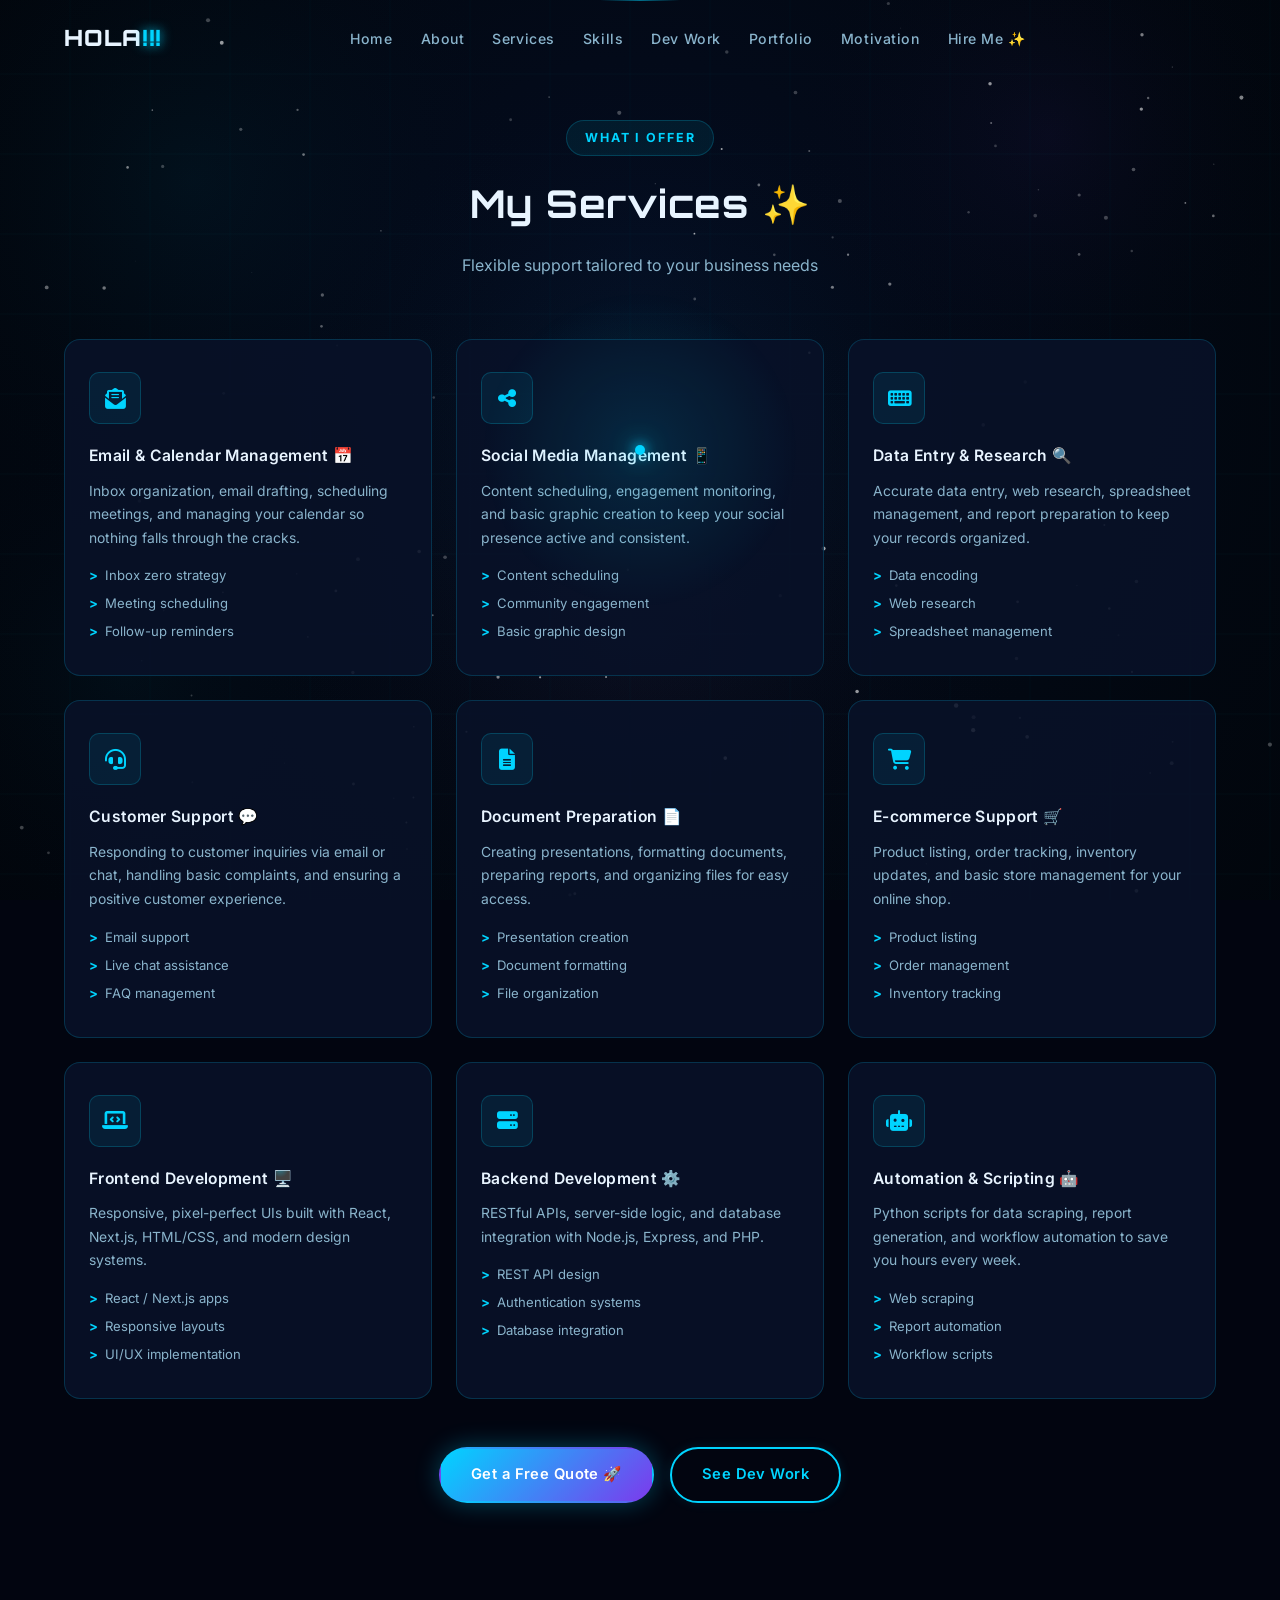
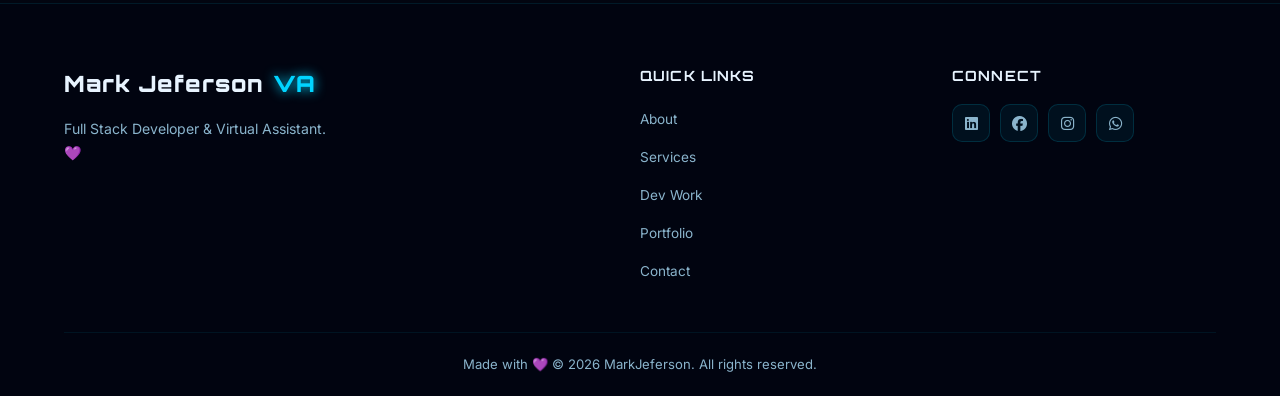
<file: pages/services.html>
<!DOCTYPE html>
<html lang="en">
<head>
  <meta charset="UTF-8" />
  <meta name="viewport" content="width=device-width, initial-scale=1.0" />
  <title>Services — Mark Jeferson</title>
  <link rel="icon" href="data:image/svg+xml,%3Csvg xmlns='http://www.w3.org/2000/svg' viewBox='0 0 100 100'%3E%3Ctext y='.9em' font-size='90'%3E🚀%3C/text%3E%3C/svg%3E">
  <link rel="stylesheet" href="../css/style.css" />
  <link href="https://fonts.googleapis.com/css2?family=Inter:wght@300;400;500;600;700&family=Orbitron:wght@600;700;900&family=Rajdhani:wght@400;500;600&display=swap" rel="stylesheet" />
  <link rel="stylesheet" href="https://cdnjs.cloudflare.com/ajax/libs/font-awesome/6.5.0/css/all.min.css" />
</head>
<body>
  <canvas id="bgCanvas"></canvas>
  <div id="cursorGlow"></div>
  <div id="cursorDot"></div>

  <nav class="navbar scrolled" id="navbar">
    <div class="nav-container">
      <a href="../index.html" class="nav-logo">HOLA<span>!!!</span></a>
      <ul class="nav-links" id="navLinks">
        <li><a href="../index.html">Home</a></li>
        <li><a href="about.html">About</a></li>
        <li><a href="services.html" class="active-page">Services</a></li>
        <li><a href="skills.html">Skills</a></li>
        <li><a href="devwork.html">Dev Work</a></li>
        <li><a href="portfolio.html">Portfolio</a></li>
        <li><a href="motivation.html">Motivation</a></li>
        <li><a href="contact.html" class="btn-nav">Hire Me ✨</a></li>
      </ul>
      <div class="nav-actions"><button class="hamburger" id="hamburger" aria-label="Toggle menu"><span></span><span></span><span></span></button></div>
    </div>
  </nav>

  <section class="services section page-section" id="services">
    <div class="container">
      <div class="section-header reveal-up">
        <p class="section-tag">What I Offer</p>
        <h2 class="section-title">My Services ✨</h2>
        <p class="section-desc">Flexible support tailored to your business needs</p>
      </div>
      <div class="services-grid">
        <div class="service-card card-reveal"><div class="service-icon"><i class="fas fa-envelope-open-text"></i></div><h3>Email &amp; Calendar Management 📅</h3><p>Inbox organization, email drafting, scheduling meetings, and managing your calendar so nothing falls through the cracks.</p><ul><li>Inbox zero strategy</li><li>Meeting scheduling</li><li>Follow-up reminders</li></ul></div>
        <div class="service-card card-reveal"><div class="service-icon"><i class="fas fa-share-alt"></i></div><h3>Social Media Management 📱</h3><p>Content scheduling, engagement monitoring, and basic graphic creation to keep your social presence active and consistent.</p><ul><li>Content scheduling</li><li>Community engagement</li><li>Basic graphic design</li></ul></div>
        <div class="service-card card-reveal"><div class="service-icon"><i class="fas fa-keyboard"></i></div><h3>Data Entry &amp; Research 🔍</h3><p>Accurate data entry, web research, spreadsheet management, and report preparation to keep your records organized.</p><ul><li>Data encoding</li><li>Web research</li><li>Spreadsheet management</li></ul></div>
        <div class="service-card card-reveal"><div class="service-icon"><i class="fas fa-headset"></i></div><h3>Customer Support 💬</h3><p>Responding to customer inquiries via email or chat, handling basic complaints, and ensuring a positive customer experience.</p><ul><li>Email support</li><li>Live chat assistance</li><li>FAQ management</li></ul></div>
        <div class="service-card card-reveal"><div class="service-icon"><i class="fas fa-file-alt"></i></div><h3>Document Preparation 📄</h3><p>Creating presentations, formatting documents, preparing reports, and organizing files for easy access.</p><ul><li>Presentation creation</li><li>Document formatting</li><li>File organization</li></ul></div>
        <div class="service-card card-reveal"><div class="service-icon"><i class="fas fa-shopping-cart"></i></div><h3>E-commerce Support 🛒</h3><p>Product listing, order tracking, inventory updates, and basic store management for your online shop.</p><ul><li>Product listing</li><li>Order management</li><li>Inventory tracking</li></ul></div>
        <div class="service-card card-reveal"><div class="service-icon"><i class="fas fa-laptop-code"></i></div><h3>Frontend Development 🖥️</h3><p>Responsive, pixel-perfect UIs built with React, Next.js, HTML/CSS, and modern design systems.</p><ul><li>React / Next.js apps</li><li>Responsive layouts</li><li>UI/UX implementation</li></ul></div>
        <div class="service-card card-reveal"><div class="service-icon"><i class="fas fa-server"></i></div><h3>Backend Development ⚙️</h3><p>RESTful APIs, server-side logic, and database integration with Node.js, Express, and PHP.</p><ul><li>REST API design</li><li>Authentication systems</li><li>Database integration</li></ul></div>
        <div class="service-card card-reveal"><div class="service-icon"><i class="fas fa-robot"></i></div><h3>Automation &amp; Scripting 🤖</h3><p>Python scripts for data scraping, report generation, and workflow automation to save you hours every week.</p><ul><li>Web scraping</li><li>Report automation</li><li>Workflow scripts</li></ul></div>
      </div>
      <div class="section-cta reveal-up">
        <a href="contact.html" class="btn btn-primary">Get a Free Quote 🚀</a>
        <a href="devwork.html" class="btn btn-outline">See Dev Work</a>
      </div>
    </div>
  </section>

  <canvas id="confettiCanvas"></canvas>
  <footer class="footer">
    <div class="container">
      <div class="footer-content">
        <div class="footer-brand reveal-up"><a href="../index.html" class="nav-logo">Mark Jeferson <span>VA</span></a><p>Full Stack Developer &amp; Virtual Assistant. 💜</p></div>
        <div class="footer-links reveal-up" style="--rd:0.1s"><h4>Quick Links</h4><ul><li><a href="about.html">About</a></li><li><a href="services.html">Services</a></li><li><a href="devwork.html">Dev Work</a></li><li><a href="portfolio.html">Portfolio</a></li><li><a href="contact.html">Contact</a></li></ul></div>
        <div class="footer-social reveal-up" style="--rd:0.2s"><h4>Connect</h4><div class="social-icons"><a href="https://www.linkedin.com/in/mark-jeferson-tumolva-b096771b2/" aria-label="LinkedIn" target="_blank" rel="noopener"><i class="fab fa-linkedin"></i></a><a href="https://www.facebook.com/corei9.9000k" aria-label="Facebook" target="_blank" rel="noopener"><i class="fab fa-facebook"></i></a><a href="https://www.instagram.com/meliul_2" aria-label="Instagram" target="_blank" rel="noopener"><i class="fab fa-instagram"></i></a><a href="https://wa.me/+639937501480" aria-label="WhatsApp"><i class="fab fa-whatsapp"></i></a></div></div>
      </div>
      <div class="footer-bottom reveal-up" style="--rd:0.3s"><p>Made with 💜 &copy; 2026 MarkJeferson. All rights reserved.</p></div>
    </div>
  </footer>
  <button class="back-to-top" id="backToTop" aria-label="Back to top"><i class="fas fa-arrow-up"></i></button>
  <script src="../js/script.js"></script>
</body>
</html>
</file>
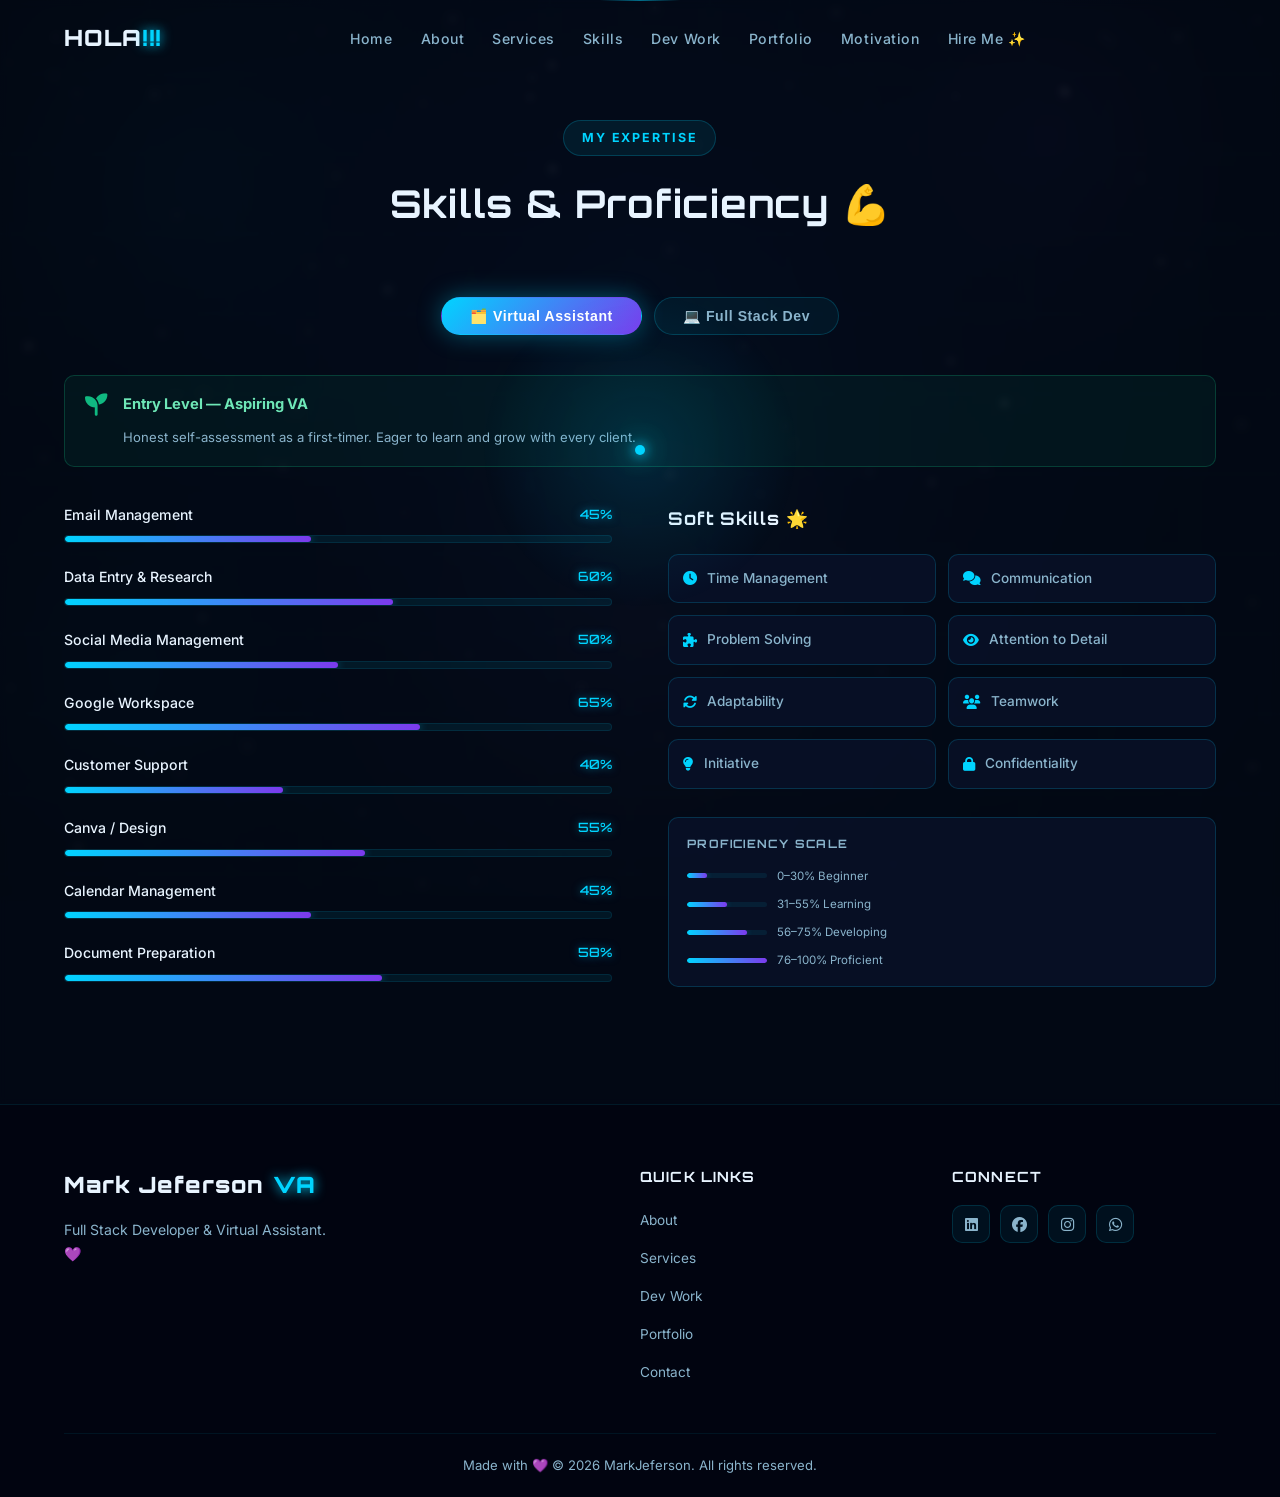
<file: pages/skills.html>
<!DOCTYPE html>
<html lang="en">
<head>
  <meta charset="UTF-8" />
  <meta name="viewport" content="width=device-width, initial-scale=1.0" />
  <title>Skills — Mark Jeferson</title>
  <link rel="icon" href="data:image/svg+xml,%3Csvg xmlns='http://www.w3.org/2000/svg' viewBox='0 0 100 100'%3E%3Ctext y='.9em' font-size='90'%3E🚀%3C/text%3E%3C/svg%3E">
  <link rel="stylesheet" href="../css/style.css" />
  <link href="https://fonts.googleapis.com/css2?family=Inter:wght@300;400;500;600;700&family=Orbitron:wght@600;700;900&family=Rajdhani:wght@400;500;600&display=swap" rel="stylesheet" />
  <link rel="stylesheet" href="https://cdnjs.cloudflare.com/ajax/libs/font-awesome/6.5.0/css/all.min.css" />
</head>
<body>
  <canvas id="bgCanvas"></canvas>
  <div id="cursorGlow"></div>
  <div id="cursorDot"></div>

  <nav class="navbar scrolled" id="navbar">
    <div class="nav-container">
      <a href="../index.html" class="nav-logo">HOLA<span>!!!</span></a>
      <ul class="nav-links" id="navLinks">
        <li><a href="../index.html">Home</a></li>
        <li><a href="about.html">About</a></li>
        <li><a href="services.html">Services</a></li>
        <li><a href="skills.html" class="active-page">Skills</a></li>
        <li><a href="devwork.html">Dev Work</a></li>
        <li><a href="portfolio.html">Portfolio</a></li>
        <li><a href="motivation.html">Motivation</a></li>
        <li><a href="contact.html" class="btn-nav">Hire Me ✨</a></li>
      </ul>
      <div class="nav-actions"><button class="hamburger" id="hamburger" aria-label="Toggle menu"><span></span><span></span><span></span></button></div>
    </div>
  </nav>

  <section class="skills section page-section" id="skills">
    <div class="container">
      <div class="section-header reveal-up">
        <p class="section-tag">My Expertise</p>
        <h2 class="section-title">Skills &amp; Proficiency 💪</h2>
      </div>
      <div class="skills-tabs reveal-up">
        <button class="skills-tab active" data-tab="va">🗂️ Virtual Assistant</button>
        <button class="skills-tab" data-tab="dev">💻 Full Stack Dev</button>
      </div>
      <div class="skills-panel active" id="tab-va">

        <!-- Entry level badge -->
        <div class="va-level-badge reveal-up">
          <i class="fas fa-seedling"></i>
          <div>
            <strong>Entry Level — Aspiring VA</strong>
            <span>Honest self-assessment as a first-timer. Eager to learn and grow with every client.</span>
          </div>
        </div>

        <div class="skills-grid">
          <div class="skills-bars reveal-left">
            <div class="skill-item">
              <div class="skill-info"><span>Email Management</span><span>45%</span></div>
              <div class="skill-bar"><div class="skill-fill" data-width="45"></div></div>
            </div>
            <div class="skill-item">
              <div class="skill-info"><span>Data Entry &amp; Research</span><span>60%</span></div>
              <div class="skill-bar"><div class="skill-fill" data-width="60"></div></div>
            </div>
            <div class="skill-item">
              <div class="skill-info"><span>Social Media Management</span><span>50%</span></div>
              <div class="skill-bar"><div class="skill-fill" data-width="50"></div></div>
            </div>
            <div class="skill-item">
              <div class="skill-info"><span>Google Workspace</span><span>65%</span></div>
              <div class="skill-bar"><div class="skill-fill" data-width="65"></div></div>
            </div>
            <div class="skill-item">
              <div class="skill-info"><span>Customer Support</span><span>40%</span></div>
              <div class="skill-bar"><div class="skill-fill" data-width="40"></div></div>
            </div>
            <div class="skill-item">
              <div class="skill-info"><span>Canva / Design</span><span>55%</span></div>
              <div class="skill-bar"><div class="skill-fill" data-width="55"></div></div>
            </div>
            <div class="skill-item">
              <div class="skill-info"><span>Calendar Management</span><span>45%</span></div>
              <div class="skill-bar"><div class="skill-fill" data-width="45"></div></div>
            </div>
            <div class="skill-item">
              <div class="skill-info"><span>Document Preparation</span><span>58%</span></div>
              <div class="skill-bar"><div class="skill-fill" data-width="58"></div></div>
            </div>
          </div>
          <div class="soft-skills reveal-right">
            <h3>Soft Skills 🌟</h3>
            <div class="soft-skills-grid">
              <div class="soft-skill card-reveal"><i class="fas fa-clock"></i> Time Management</div>
              <div class="soft-skill card-reveal"><i class="fas fa-comments"></i> Communication</div>
              <div class="soft-skill card-reveal"><i class="fas fa-puzzle-piece"></i> Problem Solving</div>
              <div class="soft-skill card-reveal"><i class="fas fa-eye"></i> Attention to Detail</div>
              <div class="soft-skill card-reveal"><i class="fas fa-sync-alt"></i> Adaptability</div>
              <div class="soft-skill card-reveal"><i class="fas fa-users"></i> Teamwork</div>
              <div class="soft-skill card-reveal"><i class="fas fa-lightbulb"></i> Initiative</div>
              <div class="soft-skill card-reveal"><i class="fas fa-lock"></i> Confidentiality</div>
            </div>

            <!-- Level legend -->
            <div class="skill-legend reveal-up">
              <h4>Proficiency Scale</h4>
              <div class="legend-item">
                <span class="legend-bar-wrap"><span class="legend-bar" style="width:25%"></span></span>
                <span>0–30% Beginner</span>
              </div>
              <div class="legend-item">
                <span class="legend-bar-wrap"><span class="legend-bar" style="width:50%"></span></span>
                <span>31–55% Learning</span>
              </div>
              <div class="legend-item">
                <span class="legend-bar-wrap"><span class="legend-bar" style="width:75%"></span></span>
                <span>56–75% Developing</span>
              </div>
              <div class="legend-item">
                <span class="legend-bar-wrap"><span class="legend-bar" style="width:100%"></span></span>
                <span>76–100% Proficient</span>
              </div>
            </div>
          </div>
        </div>
      </div>
      <!-- ══════════════════════════════════════════════
           FULL STACK DEVELOPER TAB
           ══════════════════════════════════════════════ -->
      <div class="skills-panel" id="tab-dev">

        <!-- ── Intro banner ── -->
        <div class="dev-intro reveal-up">
          <div class="dev-intro-icon"><i class="fas fa-laptop-code"></i></div>
          <div class="dev-intro-text">
            <h3>Full Stack Developer</h3>
            <p>Building end-to-end web applications — from pixel-perfect frontends to scalable backends and optimized databases.</p>
          </div>
          <a href="devwork.html" class="btn btn-outline dev-intro-btn">
            <i class="fas fa-external-link-alt"></i> View Dev Projects
          </a>
        </div>

        <!-- ── Skill bars + Tech stack ── -->
        <div class="skills-grid">

          <!-- LEFT: Categorized skill bars -->
          <div class="skills-bars reveal-left">

            <p class="skill-category-label">⚡ Frontend</p>
            <div class="skill-item">
              <div class="skill-info"><span><i class="fab fa-html5"></i> HTML5 / CSS3</span><span>95%</span></div>
              <div class="skill-bar"><div class="skill-fill dev-fill" data-width="95"></div></div>
            </div>
            <div class="skill-item">
              <div class="skill-info"><span><i class="fab fa-js-square"></i> JavaScript / TypeScript</span><span>88%</span></div>
              <div class="skill-bar"><div class="skill-fill dev-fill" data-width="88"></div></div>
            </div>
            <div class="skill-item">
              <div class="skill-info"><span><i class="fab fa-react"></i> React / Next.js</span><span>85%</span></div>
              <div class="skill-bar"><div class="skill-fill dev-fill" data-width="85"></div></div>
            </div>

            <p class="skill-category-label">🔧 Backend</p>
            <div class="skill-item">
              <div class="skill-info"><span><i class="fab fa-node-js"></i> Node.js / Express</span><span>82%</span></div>
              <div class="skill-bar"><div class="skill-fill dev-fill" data-width="82"></div></div>
            </div>
            <div class="skill-item">
              <div class="skill-info"><span><i class="fab fa-python"></i> Python / Flask</span><span>78%</span></div>
              <div class="skill-bar"><div class="skill-fill dev-fill" data-width="78"></div></div>
            </div>
            <div class="skill-item">
              <div class="skill-info"><span><i class="fab fa-php"></i> PHP / Laravel</span><span>75%</span></div>
              <div class="skill-bar"><div class="skill-fill dev-fill" data-width="75"></div></div>
            </div>

            <p class="skill-category-label">🗄️ Database &amp; DevOps</p>
            <div class="skill-item">
              <div class="skill-info"><span><i class="fas fa-database"></i> MySQL / PostgreSQL</span><span>80%</span></div>
              <div class="skill-bar"><div class="skill-fill dev-fill" data-width="80"></div></div>
            </div>
            <div class="skill-item">
              <div class="skill-info"><span><i class="fab fa-git-alt"></i> Git / GitHub</span><span>90%</span></div>
              <div class="skill-bar"><div class="skill-fill dev-fill" data-width="90"></div></div>
            </div>
            <div class="skill-item">
              <div class="skill-info"><span><i class="fab fa-docker"></i> Docker / CI-CD</span><span>70%</span></div>
              <div class="skill-bar"><div class="skill-fill dev-fill" data-width="70"></div></div>
            </div>

          </div>

          <!-- RIGHT: Tech stack cards -->
          <div class="dev-stack-col reveal-right">
            <h3>Tech Stack 🔧</h3>

            <!-- Frontend group -->
            <div class="stack-group card-reveal">
              <div class="stack-group-label"><i class="fas fa-desktop"></i> Frontend</div>
              <div class="stack-badges">
                <div class="stack-badge"><i class="fab fa-html5" style="color:#e34f26"></i><span>HTML5</span></div>
                <div class="stack-badge"><i class="fab fa-css3-alt" style="color:#1572b6"></i><span>CSS3</span></div>
                <div class="stack-badge"><i class="fab fa-js-square" style="color:#f7df1e"></i><span>JavaScript</span></div>
                <div class="stack-badge"><i class="fab fa-react" style="color:#61dafb"></i><span>React</span></div>
                <div class="stack-badge"><i class="fas fa-layer-group" style="color:#00d4ff"></i><span>Next.js</span></div>
                <div class="stack-badge"><i class="fab fa-sass" style="color:#cc6699"></i><span>Sass</span></div>
              </div>
            </div>

            <!-- Backend group -->
            <div class="stack-group card-reveal" style="--rd:100ms">
              <div class="stack-group-label"><i class="fas fa-server"></i> Backend</div>
              <div class="stack-badges">
                <div class="stack-badge"><i class="fab fa-node-js" style="color:#68a063"></i><span>Node.js</span></div>
                <div class="stack-badge"><i class="fas fa-bolt" style="color:#00d4ff"></i><span>Express</span></div>
                <div class="stack-badge"><i class="fab fa-python" style="color:#3776ab"></i><span>Python</span></div>
                <div class="stack-badge"><i class="fab fa-php" style="color:#777bb4"></i><span>PHP</span></div>
                <div class="stack-badge"><i class="fas fa-leaf" style="color:#68a063"></i><span>REST API</span></div>
              </div>
            </div>

            <!-- Database group -->
            <div class="stack-group card-reveal" style="--rd:200ms">
              <div class="stack-group-label"><i class="fas fa-database"></i> Database &amp; Cloud</div>
              <div class="stack-badges">
                <div class="stack-badge"><i class="fas fa-database" style="color:#00758f"></i><span>MySQL</span></div>
                <div class="stack-badge"><i class="fas fa-elephant" style="color:#336791"></i><span>PostgreSQL</span></div>
                <div class="stack-badge"><i class="fas fa-leaf" style="color:#4db33d"></i><span>MongoDB</span></div>
                <div class="stack-badge"><i class="fab fa-docker" style="color:#2496ed"></i><span>Docker</span></div>
                <div class="stack-badge"><i class="fab fa-aws" style="color:#ff9900"></i><span>AWS</span></div>
              </div>
            </div>

            <!-- Tools group -->
            <div class="stack-group card-reveal" style="--rd:300ms">
              <div class="stack-group-label"><i class="fas fa-tools"></i> Tools &amp; Workflow</div>
              <div class="stack-badges">
                <div class="stack-badge"><i class="fab fa-git-alt" style="color:#f05032"></i><span>Git</span></div>
                <div class="stack-badge"><i class="fab fa-github" style="color:#e8f4ff"></i><span>GitHub</span></div>
                <div class="stack-badge"><i class="fas fa-terminal" style="color:#00d4ff"></i><span>VS Code</span></div>
                <div class="stack-badge"><i class="fas fa-vial" style="color:#ff6bef"></i><span>Postman</span></div>
                <div class="stack-badge"><i class="fab fa-figma" style="color:#f24e1e"></i><span>Figma</span></div>
              </div>
            </div>

          </div>
        </div>

        <!-- ── Currently Learning ── -->
        <div class="dev-learning reveal-up">
          <h3 class="dev-learning-title"><i class="fas fa-graduation-cap"></i> Currently Learning &amp; Exploring</h3>
          <div class="learning-grid">
            <div class="learning-card card-reveal">
              <div class="learning-icon"><i class="fab fa-react"></i></div>
              <div class="learning-body">
                <strong>React Native</strong>
                <span>Mobile app development for iOS &amp; Android</span>
                <div class="learning-bar"><div class="learning-fill" style="width:45%"></div></div>
              </div>
            </div>
            <div class="learning-card card-reveal" style="--rd:80ms">
              <div class="learning-icon"><i class="fas fa-brain"></i></div>
              <div class="learning-body">
                <strong>AI / Machine Learning</strong>
                <span>Python, TensorFlow basics &amp; LLM integration</span>
                <div class="learning-bar"><div class="learning-fill" style="width:30%"></div></div>
              </div>
            </div>
            <div class="learning-card card-reveal" style="--rd:160ms">
              <div class="learning-icon"><i class="fas fa-cloud"></i></div>
              <div class="learning-body">
                <strong>Cloud Architecture</strong>
                <span>AWS services, serverless &amp; microservices</span>
                <div class="learning-bar"><div class="learning-fill" style="width:40%"></div></div>
              </div>
            </div>
            <div class="learning-card card-reveal" style="--rd:240ms">
              <div class="learning-icon"><i class="fas fa-shield-alt"></i></div>
              <div class="learning-body">
                <strong>Web Security</strong>
                <span>OWASP, auth patterns &amp; secure coding</span>
                <div class="learning-bar"><div class="learning-fill" style="width:55%"></div></div>
              </div>
            </div>
          </div>
        </div>

        <!-- ── CTA ── -->
        <div class="dev-skills-cta reveal-up">
          <a href="devwork.html" class="btn btn-primary">
            <i class="fas fa-rocket"></i> See My Dev Projects
          </a>
          <a href="contact.html" class="btn btn-outline">
            <i class="fas fa-code"></i> Hire Me as Developer
          </a>
        </div>

      </div>
    </div>
  </section>

  <canvas id="confettiCanvas"></canvas>
  <footer class="footer">
    <div class="container">
      <div class="footer-content">
        <div class="footer-brand reveal-up"><a href="../index.html" class="nav-logo">Mark Jeferson <span>VA</span></a><p>Full Stack Developer &amp; Virtual Assistant. 💜</p></div>
        <div class="footer-links reveal-up" style="--rd:0.1s"><h4>Quick Links</h4><ul><li><a href="about.html">About</a></li><li><a href="services.html">Services</a></li><li><a href="devwork.html">Dev Work</a></li><li><a href="portfolio.html">Portfolio</a></li><li><a href="contact.html">Contact</a></li></ul></div>
        <div class="footer-social reveal-up" style="--rd:0.2s"><h4>Connect</h4><div class="social-icons"><a href="https://www.linkedin.com/in/mark-jeferson-tumolva-b096771b2/" aria-label="LinkedIn" target="_blank" rel="noopener"><i class="fab fa-linkedin"></i></a><a href="https://www.facebook.com/corei9.9000k" aria-label="Facebook" target="_blank" rel="noopener"><i class="fab fa-facebook"></i></a><a href="https://www.instagram.com/meliul_2" aria-label="Instagram" target="_blank" rel="noopener"><i class="fab fa-instagram"></i></a><a href="https://wa.me/+639937501480" aria-label="WhatsApp"><i class="fab fa-whatsapp"></i></a></div></div>
      </div>
      <div class="footer-bottom reveal-up" style="--rd:0.3s"><p>Made with 💜 &copy; 2026 MarkJeferson. All rights reserved.</p></div>
    </div>
  </footer>
  <button class="back-to-top" id="backToTop" aria-label="Back to top"><i class="fas fa-arrow-up"></i></button>
  <script src="../js/script.js"></script>
</body>
</html>
</file>
<file: css/style.css>
/* ===== RESET ===== */
*,*::before,*::after{margin:0;padding:0;box-sizing:border-box}
html{scroll-behavior:smooth}
body{font-family:Inter,sans-serif;color:#e8f4ff;background:#020510;line-height:1.75;overflow-x:hidden}
a{text-decoration:none;color:inherit}
ul{list-style:none}
img{max-width:100%}

/* ===== CSS VARIABLES ===== */
:root{
  --cyan:#00d4ff;--cyan2:#00ffea;--purple:#7c3aed;--pink:#ff6bef;
  --text:#e8f4ff;--text2:#8ab4cc;--bg:#020510;--bg2:rgba(5,12,30,0.92);
  --card:rgba(8,18,40,0.88);--border:rgba(0,212,255,0.18);
  --glow:0 0 30px rgba(0,212,255,0.25);--glow2:0 0 60px rgba(0,212,255,0.4);
  --r:16px;--rs:10px;--tr:0.3s ease;
  --mx:50%;--my:50%;
}

/* ===== BACKGROUND CANVAS ===== */
#bgCanvas{position:fixed;inset:0;width:100%;height:100%;z-index:0;pointer-events:none}

/* ===== CUSTOM CURSOR ===== */
#cursorGlow{
  position:fixed;width:320px;height:320px;border-radius:50%;
  background:radial-gradient(circle,rgba(0,212,255,0.12) 0%,transparent 70%);
  transform:translate(-50%,-50%);pointer-events:none;z-index:9997;
  transition:transform 0.08s linear;will-change:transform;
}
#cursorDot{
  position:fixed;width:10px;height:10px;border-radius:50%;
  background:#00d4ff;box-shadow:0 0 12px #00d4ff,0 0 24px #00d4ff;
  transform:translate(-50%,-50%);pointer-events:none;z-index:9999;
  transition:transform 0.06s linear,width 0.2s,height 0.2s,background 0.2s;
}
#cursorDot.clicking{width:6px;height:6px;background:#ff6bef;box-shadow:0 0 16px #ff6bef}

/* ===== CONFETTI ===== */
#confettiCanvas{position:fixed;inset:0;width:100%;height:100%;pointer-events:none;z-index:9998}

/* ===== CONTAINER ===== */
.container{max-width:1200px;margin:0 auto;padding:0 24px;position:relative;z-index:1}
.section{padding:100px 0;position:relative;z-index:1}
.accent{color:var(--cyan)}

/* ===== ANIMATIONS ===== */
@keyframes fadeUp{from{opacity:0;transform:translateY(40px)}to{opacity:1;transform:translateY(0)}}
@keyframes fadeLeft{from{opacity:0;transform:translateX(-50px)}to{opacity:1;transform:translateX(0)}}
@keyframes fadeRight{from{opacity:0;transform:translateX(50px)}to{opacity:1;transform:translateX(0)}}
@keyframes cardPop{from{opacity:0;transform:translateY(30px) scale(0.94)}to{opacity:1;transform:translateY(0) scale(1)}}
@keyframes morphBlob{0%,100%{border-radius:42% 58% 62% 38%/42% 38% 62% 58%}50%{border-radius:62% 38% 38% 62%/62% 62% 38% 38%}}
@keyframes floatY{0%,100%{transform:translateY(0)}50%{transform:translateY(-10px)}}
@keyframes floatCard{0%,100%{transform:translateY(0) rotate(-1deg)}50%{transform:translateY(-8px) rotate(1deg)}}
@keyframes pulse{0%{box-shadow:0 0 0 0 rgba(16,185,129,0.5)}70%{box-shadow:0 0 0 8px rgba(16,185,129,0)}100%{box-shadow:0 0 0 0 rgba(16,185,129,0)}}
@keyframes shimmer{0%{left:-60%}100%{left:120%}}
@keyframes scanline{0%{top:-10%}100%{top:110%}}
@keyframes glitch1{0%,100%{clip-path:inset(0 0 95% 0)}20%{clip-path:inset(30% 0 50% 0)}40%{clip-path:inset(60% 0 20% 0)}60%{clip-path:inset(10% 0 80% 0)}80%{clip-path:inset(80% 0 5% 0)}}
@keyframes borderGlow{0%,100%{border-color:rgba(0,212,255,0.18)}50%{border-color:rgba(0,212,255,0.5)}}
@keyframes tagPop{from{transform:scale(0.7);opacity:0}to{transform:scale(1);opacity:1}}
@keyframes iconBob{0%,100%{transform:translateY(0)}50%{transform:translateY(-8px)}}
@keyframes heartBurst{0%{transform:translate(-50%,-50%) scale(0);opacity:1}60%{opacity:1}100%{transform:translate(calc(-50% + var(--dx)),calc(-50% + var(--dy))) scale(1.2);opacity:0}}
@keyframes slideDown{from{opacity:0;transform:translateY(-20px)}to{opacity:1;transform:translateY(0)}}
@keyframes countUp{from{opacity:0}to{opacity:1}}

.animate-in{opacity:0;animation:fadeUp 0.8s cubic-bezier(0.34,1.4,0.64,1) var(--d,0s) forwards}
.reveal-up{opacity:0;transform:translateY(40px);transition:opacity 0.7s ease,transform 0.7s cubic-bezier(0.34,1.4,0.64,1)}
.reveal-left{opacity:0;transform:translateX(-50px);transition:opacity 0.7s ease,transform 0.7s cubic-bezier(0.34,1.4,0.64,1)}
.reveal-right{opacity:0;transform:translateX(50px);transition:opacity 0.7s ease,transform 0.7s cubic-bezier(0.34,1.4,0.64,1)}
.reveal-up.visible,.reveal-left.visible,.reveal-right.visible{opacity:1;transform:translate(0)}
.card-reveal{opacity:0;transform:translateY(30px) scale(0.95);transition:opacity 0.6s ease,transform 0.6s cubic-bezier(0.34,1.4,0.64,1)}
.card-reveal.visible{opacity:1;transform:translateY(0) scale(1)}

/* ===== NAVBAR ===== */
.navbar{position:fixed;top:0;left:0;right:0;z-index:1002;padding:18px 0;transition:background 0.4s,padding 0.3s,box-shadow 0.3s}
.navbar.scrolled{background:rgba(2,5,16,0.96);backdrop-filter:blur(20px);box-shadow:0 2px 30px rgba(0,212,255,0.12);padding:12px 0;border-bottom:1px solid rgba(0,212,255,0.1)}
.nav-container{max-width:1200px;margin:0 auto;padding:0 24px;display:flex;align-items:center;justify-content:space-between}
.nav-logo{font-family:Orbitron,monospace;font-size:1.4rem;font-weight:900;color:var(--text);letter-spacing:0.05em;transition:transform 0.3s}
.nav-logo:hover{transform:scale(1.05)}
.nav-logo span{color:var(--cyan);text-shadow:0 0 12px var(--cyan)}
.nav-links{display:flex;align-items:center;gap:28px}
.nav-links a{font-size:0.88rem;font-weight:500;color:var(--text2);transition:color 0.3s;position:relative;letter-spacing:0.04em}
.nav-links a::after{content:"";position:absolute;bottom:-3px;left:0;width:0;height:1px;background:var(--cyan);box-shadow:0 0 6px var(--cyan);transition:width 0.3s}
.nav-links a:hover{color:var(--cyan)}
.nav-links a:hover::after{width:100%}
.nav-actions{display:flex;align-items:center;gap:12px}
.hamburger{display:none;flex-direction:column;gap:5px;background:none;border:none;padding:4px}
.hamburger span{display:block;width:24px;height:2px;background:var(--text);border-radius:2px;transition:var(--tr)}
.hamburger.active span:nth-child(1){transform:translateY(7px) rotate(45deg)}
.hamburger.active span:nth-child(2){opacity:0;transform:scaleX(0)}
.hamburger.active span:nth-child(3){transform:translateY(-7px) rotate(-45deg)}

/* ===== SECTION HEADER ===== */
.section-header{text-align:center;margin-bottom:60px}
.section-tag{display:inline-block;background:rgba(0,212,255,0.08);color:var(--cyan);font-size:0.78rem;font-weight:700;letter-spacing:0.15em;text-transform:uppercase;padding:6px 18px;border-radius:50px;margin-bottom:14px;border:1px solid rgba(0,212,255,0.2);animation:tagPop 0.5s cubic-bezier(0.34,1.56,0.64,1) both}
.section-title{font-family:Orbitron,monospace;font-size:clamp(1.6rem,3.5vw,2.4rem);color:var(--text);margin-bottom:14px;letter-spacing:0.02em}
.section-desc{color:var(--text2);font-size:1rem;max-width:520px;margin:0 auto}

/* ===== BUTTONS ===== */
.btn{display:inline-flex;align-items:center;gap:8px;padding:13px 30px;border-radius:50px;font-size:0.92rem;font-weight:600;transition:var(--tr);border:2px solid transparent;letter-spacing:0.03em}
.btn-primary{background:linear-gradient(135deg,var(--cyan),var(--purple));color:#fff;border-color:transparent;box-shadow:0 0 24px rgba(0,212,255,0.3)}
.btn-primary:hover{transform:translateY(-3px) scale(1.04);box-shadow:0 0 40px rgba(0,212,255,0.5)}
.btn-outline{background:transparent;color:var(--cyan);border-color:var(--cyan);box-shadow:0 0 12px rgba(0,212,255,0.1)}
.btn-outline:hover{background:rgba(0,212,255,0.1);transform:translateY(-3px);box-shadow:0 0 24px rgba(0,212,255,0.3)}
.btn-full{width:100%;justify-content:center}

/* ===== HERO ===== */
.hero{min-height:100vh;display:flex;align-items:center;justify-content:space-between;padding:120px 24px 80px;max-width:1200px;margin:0 auto;gap:48px;position:relative;z-index:1}
.hero-content{flex:1;max-width:580px}
.hero-tag{font-size:1rem;color:var(--text2);margin-bottom:10px;letter-spacing:0.05em}
.hero-name{font-family:Orbitron,monospace;font-size:clamp(2rem,5vw,3.6rem);line-height:1.1;margin-bottom:12px;background:linear-gradient(135deg,#fff 30%,var(--cyan) 70%,var(--purple));-webkit-background-clip:text;-webkit-text-fill-color:transparent;background-clip:text;letter-spacing:0.02em}
.hero-title{font-size:clamp(1rem,2vw,1.3rem);font-weight:500;color:var(--cyan);margin-bottom:22px;letter-spacing:0.06em;text-shadow:0 0 20px rgba(0,212,255,0.4)}
.hero-desc{color:var(--text2);font-size:1rem;margin-bottom:36px;max-width:480px;line-height:1.8}
.hero-cta{display:flex;gap:16px;flex-wrap:wrap;margin-bottom:48px}
.hero-stats{display:flex;align-items:center;gap:24px;flex-wrap:wrap}
.stat{display:flex;flex-direction:column}
.stat-num{font-family:Orbitron,monospace;font-size:1.7rem;font-weight:700;color:var(--cyan);line-height:1;text-shadow:0 0 16px rgba(0,212,255,0.5)}
.stat-pct{font-family:Orbitron,monospace;font-size:1.7rem;font-weight:700;color:var(--cyan);line-height:1}
.stat-label{font-size:0.75rem;color:var(--text2);margin-top:4px;letter-spacing:0.06em;text-transform:uppercase}
.stat-divider{width:1px;height:40px;background:rgba(0,212,255,0.2)}

/* ===== HERO IMAGE ===== */
.hero-image{flex:0 0 auto;display:flex;justify-content:center;align-items:center}
.hero-photo-wrap{position:relative;width:340px;height:400px;margin:40px 80px 40px 40px}
.image-frame{width:100%;height:100%;border-radius:42% 58% 62% 38%/42% 38% 62% 58%;background:linear-gradient(135deg,rgba(0,212,255,0.15),rgba(124,58,237,0.2));overflow:hidden;animation:morphBlob 9s ease-in-out infinite;box-shadow:0 0 60px rgba(0,212,255,0.2),0 0 120px rgba(124,58,237,0.1);border:1px solid rgba(0,212,255,0.2);position:relative}
.profile-photo{width:100%;height:100%;object-fit:cover;object-position:center top;display:block}
.image-placeholder{position:absolute;inset:0;display:flex;flex-direction:column;align-items:center;justify-content:center;color:rgba(255,255,255,0.7)}
.image-placeholder i{font-size:5rem;margin-bottom:10px;animation:iconBob 2s ease-in-out infinite;color:var(--cyan)}
.profile-photo ~ .image-placeholder{display:none}
.emoji-deco{position:absolute;width:50px;height:50px;background:rgba(8,18,40,0.9);border:1px solid rgba(0,212,255,0.3);border-radius:50%;display:flex;align-items:center;justify-content:center;font-size:1.4rem;box-shadow:0 0 20px rgba(0,212,255,0.2);user-select:none;pointer-events:none;z-index:10;animation:floatY 3.5s ease-in-out infinite}
.e1{top:-24px;right:-24px;animation-delay:0s}
.e2{top:50%;right:-40px;transform:translateY(-50%);animation-delay:0.8s}
.e3{bottom:-24px;left:-24px;animation-delay:1.6s}
.e4{top:28%;left:-40px;animation-delay:2.4s}
.floating-card{position:absolute;background:rgba(8,18,40,0.92);border:1px solid rgba(0,212,255,0.25);border-radius:var(--rs);padding:10px 16px;font-size:0.8rem;font-weight:600;color:var(--text);box-shadow:0 8px 30px rgba(0,212,255,0.15);display:flex;align-items:center;gap:8px;white-space:nowrap;z-index:10}
.floating-card i{color:var(--cyan)}
.card-1{top:24px;right:-120px;animation:floatCard 3s ease-in-out infinite}
.card-2{bottom:40px;left:-120px;animation:floatCard 3s ease-in-out infinite;animation-delay:1.5s}

/* ===== ABOUT ===== */
.about{background:rgba(4,10,24,0.6);backdrop-filter:blur(4px)}
.about-grid{display:grid;grid-template-columns:1fr 1fr;gap:56px;align-items:start}
.about-text p{color:var(--text2);margin-bottom:16px;line-height:1.85}
.about-highlights{margin:28px 0;display:flex;flex-direction:column;gap:14px}
.highlight{display:flex;align-items:center;gap:14px;padding:14px 18px;background:var(--card);border:1px solid var(--border);border-radius:var(--rs);transition:border-color 0.3s,box-shadow 0.3s,transform 0.3s;animation:borderGlow 4s ease-in-out infinite}
.highlight:hover{border-color:rgba(0,212,255,0.5);box-shadow:var(--glow);transform:translateX(6px)}
.highlight i{width:42px;height:42px;background:linear-gradient(135deg,var(--cyan),var(--purple));color:#fff;border-radius:var(--rs);display:flex;align-items:center;justify-content:center;font-size:1rem;flex-shrink:0;box-shadow:0 0 16px rgba(0,212,255,0.3)}
.highlight div{display:flex;flex-direction:column}
.highlight strong{font-size:0.92rem;color:var(--text)}
.highlight span{font-size:0.82rem;color:var(--text2)}
.about-tools h3{font-size:1.1rem;margin-bottom:18px;color:var(--text);font-family:Orbitron,monospace;letter-spacing:0.05em}
.tools-grid{display:flex;flex-wrap:wrap;gap:10px}
.tool-badge{display:flex;align-items:center;gap:8px;background:var(--card);border:1px solid var(--border);border-radius:50px;padding:8px 16px;font-size:0.82rem;font-weight:500;color:var(--text2);transition:border-color 0.3s,color 0.3s,box-shadow 0.3s,transform 0.3s}
.tool-badge:hover{border-color:var(--cyan);color:var(--cyan);box-shadow:0 0 16px rgba(0,212,255,0.2);transform:translateY(-2px) scale(1.04)}
.tool-badge i{color:var(--cyan)}

/* ===== SERVICES ===== */
.services-grid{display:grid;grid-template-columns:repeat(3,1fr);gap:24px}
.service-card{background:var(--card);border:1px solid var(--border);border-radius:var(--r);padding:32px 24px;transition:transform 0.35s cubic-bezier(0.34,1.4,0.64,1),box-shadow 0.3s,border-color 0.3s;position:relative;overflow:hidden;animation:borderGlow 5s ease-in-out infinite}
.service-card::before{content:"";position:absolute;top:0;left:0;right:0;height:2px;background:linear-gradient(90deg,var(--cyan),var(--purple),var(--pink));transform:scaleX(0);transform-origin:left;transition:transform 0.4s ease}
.service-card::after{content:"";position:absolute;inset:0;background:radial-gradient(circle at var(--mx,50%) var(--my,50%),rgba(0,212,255,0.06) 0%,transparent 60%);opacity:0;transition:opacity 0.3s;pointer-events:none}
.service-card:hover{transform:translateY(-8px) scale(1.02);box-shadow:0 20px 60px rgba(0,212,255,0.2);border-color:rgba(0,212,255,0.35)}
.service-card:hover::before{transform:scaleX(1)}
.service-card:hover::after{opacity:1}
.service-icon{width:52px;height:52px;background:rgba(0,212,255,0.08);border:1px solid rgba(0,212,255,0.2);border-radius:var(--rs);display:flex;align-items:center;justify-content:center;font-size:1.3rem;color:var(--cyan);margin-bottom:18px;transition:background 0.3s,transform 0.4s cubic-bezier(0.34,1.56,0.64,1),box-shadow 0.3s}
.service-card:hover .service-icon{background:linear-gradient(135deg,var(--cyan),var(--purple));color:#fff;transform:rotate(10deg) scale(1.1);box-shadow:0 0 24px rgba(0,212,255,0.4)}
.service-card h3{font-size:0.98rem;font-weight:600;margin-bottom:10px;color:var(--text);letter-spacing:0.02em}
.service-card p{font-size:0.87rem;color:var(--text2);margin-bottom:14px;line-height:1.7}
.service-card ul{display:flex;flex-direction:column;gap:5px}
.service-card ul li{font-size:0.82rem;color:var(--text2);padding-left:16px;position:relative}
.service-card ul li::before{content:">";position:absolute;left:0;color:var(--cyan);font-weight:700}

/* ===== SKILLS ===== */
.skills{background:rgba(4,10,24,0.6);backdrop-filter:blur(4px)}
.skills-grid{display:grid;grid-template-columns:1fr 1fr;gap:56px;align-items:start}
.skill-item{margin-bottom:22px}
.skill-info{display:flex;justify-content:space-between;margin-bottom:8px;font-size:0.88rem;font-weight:500;color:var(--text)}
.skill-bar{height:8px;background:rgba(0,212,255,0.08);border-radius:50px;overflow:hidden;border:1px solid rgba(0,212,255,0.1)}
.skill-fill{height:100%;background:linear-gradient(90deg,var(--cyan),var(--purple));border-radius:50px;width:0;transition:width 1.4s cubic-bezier(0.34,1.2,0.64,1);position:relative;overflow:hidden;box-shadow:0 0 10px rgba(0,212,255,0.4)}
.skill-fill::after{content:"";position:absolute;top:0;left:-100%;width:60%;height:100%;background:linear-gradient(90deg,transparent,rgba(255,255,255,0.4),transparent);animation:shimmer 2s 1.5s ease infinite}
.soft-skills h3{font-size:1.1rem;margin-bottom:20px;color:var(--text);font-family:Orbitron,monospace;letter-spacing:0.05em}
.soft-skills-grid{display:grid;grid-template-columns:1fr 1fr;gap:12px}
.soft-skill{display:flex;align-items:center;gap:10px;background:var(--card);border:1px solid var(--border);border-radius:var(--rs);padding:12px 14px;font-size:0.85rem;font-weight:500;color:var(--text2);transition:border-color 0.3s,color 0.3s,box-shadow 0.3s,transform 0.3s}
.soft-skill:hover{border-color:var(--cyan);color:var(--cyan);box-shadow:0 0 16px rgba(0,212,255,0.2);transform:translateY(-2px)}
.soft-skill i{color:var(--cyan);font-size:0.88rem}

/* ===== PORTFOLIO ===== */
.portfolio-grid{display:grid;grid-template-columns:repeat(3,1fr);gap:24px}
.portfolio-card{border-radius:var(--r);overflow:hidden;border:1px solid var(--border);background:var(--card);transition:transform 0.4s cubic-bezier(0.34,1.4,0.64,1),box-shadow 0.3s,border-color 0.3s}
.portfolio-card:hover{transform:translateY(-8px) rotate(-0.5deg);box-shadow:0 20px 60px rgba(0,212,255,0.2);border-color:rgba(0,212,255,0.35)}
.portfolio-img{height:160px;background:linear-gradient(135deg,rgba(0,212,255,0.08),rgba(124,58,237,0.12));display:flex;align-items:center;justify-content:center;transition:transform 0.4s;overflow:hidden}
.portfolio-card:hover .portfolio-img{transform:scale(1.05)}
.portfolio-placeholder{text-align:center;color:var(--cyan)}
.portfolio-placeholder i{font-size:2.8rem;transition:transform 0.4s cubic-bezier(0.34,1.56,0.64,1)}
.portfolio-card:hover .portfolio-placeholder i{transform:scale(1.2) rotate(8deg)}
.portfolio-info{padding:18px}
.portfolio-tag{display:inline-block;background:rgba(0,212,255,0.08);color:var(--cyan);font-size:0.72rem;font-weight:700;padding:4px 12px;border-radius:50px;margin-bottom:8px;letter-spacing:0.08em;text-transform:uppercase;border:1px solid rgba(0,212,255,0.2)}
.portfolio-info h3{font-size:0.95rem;font-weight:600;margin-bottom:6px;color:var(--text)}
.portfolio-info p{font-size:0.83rem;color:var(--text2);line-height:1.6}

/* ===== TESTIMONIALS ===== */
.testimonials{background:rgba(2,5,16,0.8);backdrop-filter:blur(8px)}
.testimonials .section-tag{background:rgba(0,212,255,0.06);color:var(--cyan)}
.testimonials-slider{max-width:680px;margin:0 auto 28px;min-height:200px}
.testimonial-card{display:none;background:rgba(8,18,40,0.9);border:1px solid rgba(0,212,255,0.15);border-radius:var(--r);padding:36px;text-align:center;animation:cardPop 0.5s cubic-bezier(0.34,1.3,0.64,1) both}
.testimonial-card.active{display:block}
.stars{color:#fbbf24;font-size:1.1rem;margin-bottom:18px;letter-spacing:4px}
.testimonial-text{font-size:1rem;color:rgba(232,244,255,0.85);font-style:italic;margin-bottom:24px;line-height:1.85}
.testimonial-author{display:flex;align-items:center;justify-content:center;gap:14px}
.author-avatar{width:46px;height:46px;background:linear-gradient(135deg,var(--cyan),var(--purple));border-radius:50%;display:flex;align-items:center;justify-content:center;color:#fff;font-size:1rem}
.testimonial-author strong{display:block;font-size:0.92rem;color:var(--text)}
.testimonial-author span{font-size:0.8rem;color:var(--text2)}
.slider-dots{display:flex;justify-content:center;gap:10px}
.dot{width:10px;height:10px;border-radius:50%;background:rgba(0,212,255,0.2);cursor:none;transition:background 0.3s,transform 0.3s,width 0.3s;border:1px solid rgba(0,212,255,0.3)}
.dot.active{background:var(--cyan);transform:scale(1.3);width:24px;border-radius:5px;box-shadow:0 0 10px var(--cyan)}

/* ===== CONTACT ===== */
.contact-grid{
  display:grid;grid-template-columns:1fr 1.6fr;
  gap:52px;align-items:start;
}

/* Contact Info column */
.contact-info h3{
  font-family:Orbitron,monospace;font-size:1rem;font-weight:700;
  color:var(--text);letter-spacing:0.08em;text-transform:uppercase;
  margin-bottom:24px;padding-bottom:12px;
  border-bottom:1px solid rgba(0,212,255,0.15);
}

.contact-item{
  display:flex;align-items:flex-start;gap:14px;
  padding:14px 16px;margin-bottom:12px;
  background:var(--card);border:1px solid var(--border);
  border-radius:var(--rs);
  transition:border-color 0.3s,box-shadow 0.3s,transform 0.3s;
}
.contact-item:hover{
  border-color:rgba(0,212,255,0.4);
  box-shadow:0 0 24px rgba(0,212,255,0.15);
  transform:translateX(5px);
}
.contact-item-icon{
  width:40px;height:40px;flex-shrink:0;
  background:rgba(0,212,255,0.08);border:1px solid rgba(0,212,255,0.2);
  border-radius:var(--rs);display:flex;align-items:center;justify-content:center;
  font-size:1rem;color:var(--cyan);
  transition:background 0.3s,color 0.3s,transform 0.3s;
}
.contact-item:hover .contact-item-icon{
  background:linear-gradient(135deg,var(--cyan),var(--purple));
  color:#fff;transform:scale(1.1) rotate(-6deg);
}
.contact-item-body{display:flex;flex-direction:column;min-width:0}
.contact-item-body strong{
  font-size:0.72rem;color:var(--text2);
  text-transform:uppercase;letter-spacing:0.1em;margin-bottom:3px;
}
.contact-item-body a,
.contact-item-body span{
  font-size:0.88rem;color:var(--text);
  transition:color 0.3s;word-break:break-word;overflow-wrap:anywhere;
}
.contact-item-body a:hover{color:var(--cyan)}

.availability-badge{
  display:inline-flex;align-items:center;gap:10px;
  background:rgba(16,185,129,0.08);color:#6ee7b7;
  border:1px solid rgba(16,185,129,0.25);border-radius:50px;
  padding:10px 20px;font-size:0.85rem;font-weight:600;
  margin-top:16px;margin-bottom:20px;
}
@keyframes availGlow2{
  0%,100%{box-shadow:0 0 0 0 rgba(16,185,129,0.3)}
  50%{box-shadow:0 0 0 8px rgba(16,185,129,0)}
}
.availability-badge{animation:availGlow2 2s ease-in-out infinite}

.pulse{
  width:10px;height:10px;background:#10b981;
  border-radius:50%;display:inline-block;animation:pulse 2s infinite;
}

/* Social quick links in contact */
.contact-socials{display:flex;gap:10px;flex-wrap:wrap}
.contact-socials a{
  width:38px;height:38px;
  background:rgba(0,212,255,0.06);border:1px solid rgba(0,212,255,0.15);
  border-radius:var(--rs);display:flex;align-items:center;justify-content:center;
  font-size:0.95rem;color:var(--text2);
  transition:background 0.3s,color 0.3s,transform 0.3s,box-shadow 0.3s;
}
.contact-socials a:hover{
  background:var(--cyan);color:#020510;
  transform:translateY(-4px) scale(1.1);
  box-shadow:0 0 16px rgba(0,212,255,0.4);
}

/* Contact Form */
.contact-form{
  background:var(--card);border-radius:var(--r);
  padding:36px;border:1px solid var(--border);
}
.form-row{display:grid;grid-template-columns:1fr 1fr;gap:16px}
.form-group{margin-bottom:16px}
.form-group label{
  display:block;font-size:0.78rem;font-weight:700;
  color:var(--text2);margin-bottom:7px;
  letter-spacing:0.08em;text-transform:uppercase;
}
.form-group input,
.form-group select,
.form-group textarea{
  width:100%;padding:11px 15px;
  border:1px solid var(--border);border-radius:var(--rs);
  font-family:Inter,sans-serif;font-size:0.88rem;
  color:var(--text);background:rgba(2,5,16,0.85);
  transition:border-color 0.3s,box-shadow 0.3s,transform 0.2s;
  outline:none;
}
.form-group input:focus,
.form-group select:focus,
.form-group textarea:focus{
  border-color:var(--cyan);
  box-shadow:0 0 0 3px rgba(0,212,255,0.1);
  transform:scale(1.01);
}
.form-group input::placeholder,
.form-group textarea::placeholder{color:rgba(138,180,204,0.45)}
.form-group select option,
.form-group select optgroup{background:#020c1e;color:var(--text)}
.form-group textarea{resize:vertical;min-height:120px}
.form-note{
  text-align:center;margin-top:12px;font-size:0.85rem;
  color:#10b981;min-height:22px;
}

/* Responsive contact */
@media(max-width:900px){
  .contact-grid{grid-template-columns:1fr;gap:36px}
}
@media(max-width:480px){
  .form-row{grid-template-columns:1fr}
  .contact-form{padding:20px 16px}
  .contact-info h3{font-size:0.9rem}
}

/* ===== FOOTER ===== */
.footer{background:rgba(2,5,16,0.95);border-top:1px solid rgba(0,212,255,0.1);padding:60px 0 0}
.footer-content{display:grid;grid-template-columns:2fr 1fr 1fr;gap:48px;padding-bottom:48px;border-bottom:1px solid rgba(0,212,255,0.08)}
.footer-brand .nav-logo{display:inline-block;margin-bottom:14px}
.footer-brand p{font-size:0.88rem;color:var(--text2);max-width:280px;line-height:1.7}
.footer-links h4,.footer-social h4{color:var(--text);font-size:0.88rem;margin-bottom:16px;letter-spacing:0.08em;text-transform:uppercase;font-family:Orbitron,monospace}
.footer-links ul{display:flex;flex-direction:column;gap:10px}
.footer-links a{font-size:0.85rem;color:var(--text2);transition:color 0.3s,transform 0.3s;display:inline-block}
.footer-links a:hover{color:var(--cyan);transform:translateX(4px)}
.social-icons{display:flex;gap:10px}
.social-icons a{width:38px;height:38px;background:rgba(0,212,255,0.06);border:1px solid rgba(0,212,255,0.15);border-radius:var(--rs);display:flex;align-items:center;justify-content:center;font-size:0.95rem;color:var(--text2);transition:background 0.3s,color 0.3s,transform 0.3s,box-shadow 0.3s}
.social-icons a:hover{background:var(--cyan);color:#020510;transform:translateY(-4px) scale(1.1);box-shadow:0 0 20px rgba(0,212,255,0.4)}
.footer-bottom{text-align:center;padding:20px 0;font-size:0.82rem;color:var(--text2)}

/* ===== BACK TO TOP ===== */
.back-to-top{position:fixed;bottom:28px;right:28px;width:44px;height:44px;background:linear-gradient(135deg,var(--cyan),var(--purple));color:#fff;border:none;border-radius:50%;font-size:0.95rem;display:flex;align-items:center;justify-content:center;box-shadow:0 0 24px rgba(0,212,255,0.4);opacity:0;transform:translateY(20px) scale(0.8);transition:opacity 0.3s,transform 0.4s cubic-bezier(0.34,1.56,0.64,1);z-index:999}
.back-to-top.visible{opacity:1;transform:translateY(0) scale(1)}
.back-to-top:hover{transform:translateY(-4px) scale(1.1);box-shadow:0 0 36px rgba(0,212,255,0.6)}

/* ===== RESPONSIVE ===== */
@media(max-width:1024px){
  .hero{padding:110px 24px 70px;gap:36px}
  .hero-photo-wrap{width:280px;height:340px;margin:30px 60px 30px 30px}
  .services-grid,.portfolio-grid{grid-template-columns:repeat(2,1fr)}
  .footer-content{grid-template-columns:1.5fr 1fr 1fr;gap:32px}
}
@media(max-width:768px){
  .section{padding:70px 0}
  .hamburger{display:flex}
  .nav-links{position:fixed;top:0;right:-100%;width:min(280px,80vw);height:100vh;background:rgba(2,5,16,0.98);backdrop-filter:blur(20px);flex-direction:column;justify-content:center;align-items:center;gap:28px;box-shadow:-4px 0 40px rgba(0,212,255,0.1);transition:right 0.4s cubic-bezier(0.34,1.2,0.64,1);z-index:1001;border-left:1px solid rgba(0,212,255,0.1)}
  .nav-links.open{right:0}
  .hero{flex-direction:column;text-align:center;padding:100px 20px 60px;min-height:auto;gap:32px}
  .hero-content{max-width:100%}
  .hero-desc{margin:0 auto 36px}
  .hero-cta{justify-content:center}
  .hero-stats{justify-content:center}
  .hero-image{order:-1;width:100%}
  .hero-photo-wrap{width:220px;height:270px;margin:20px auto}
  .card-1,.card-2,.emoji-deco{display:none}
  .about-grid,.skills-grid,.contact-grid{grid-template-columns:1fr;gap:36px}
  .services-grid,.portfolio-grid{grid-template-columns:1fr}
  .form-row{grid-template-columns:1fr}
  .footer-content{grid-template-columns:1fr;gap:28px}
  .contact-form{padding:24px 18px}
  .back-to-top{bottom:18px;right:18px}
  .section-header{margin-bottom:40px}
}
@media(max-width:480px){
  .container{padding:0 16px}
  .section{padding:56px 0}
  .hero{padding:88px 16px 48px}
  .hero-name{font-size:1.8rem}
  .hero-title{font-size:1rem}
  .hero-cta{flex-direction:column;align-items:center}
  .hero-cta .btn{width:100%;justify-content:center}
  .hero-photo-wrap{width:180px;height:220px}
  .section-title{font-size:1.4rem}
  .soft-skills-grid{grid-template-columns:1fr}
  .testimonial-card{padding:24px 16px}
  .contact-form{padding:18px 14px}
  .footer{padding:36px 0 0}
  .back-to-top{width:38px;height:38px;bottom:14px;right:14px}
}
@media(max-width:360px){
  .hero-name{font-size:1.5rem}
  .btn{padding:11px 20px;font-size:0.85rem}
}

/* ===== EXTRA ANIMATIONS ===== */

/* Support --rd (reveal delay) custom property on reveal elements */
.reveal-up[style*='--rd'],.reveal-left[style*='--rd'],.reveal-right[style*='--rd']{
  transition-delay:var(--rd,0s)
}
.card-reveal[style*='--rd']{
  transition-delay:var(--rd,0s)
}

/* ── Typing cursor on hero title ── */
@keyframes blink{0%,100%{opacity:1}50%{opacity:0}}
.hero-title::after{
  content:"|";
  color:var(--cyan);
  animation:blink 1s step-end infinite;
  margin-left:2px;
  font-weight:300;
}

/* ── Stat number glow pulse ── */
@keyframes statGlow{
  0%,100%{text-shadow:0 0 16px rgba(0,212,255,0.5)}
  50%{text-shadow:0 0 32px rgba(0,212,255,0.9),0 0 60px rgba(0,212,255,0.4)}
}
.stat-num{animation:statGlow 2.5s ease-in-out infinite}

/* ── Section divider line ── */
.section::before{
  content:"";
  position:absolute;
  top:0;left:50%;
  transform:translateX(-50%);
  width:80px;height:1px;
  background:linear-gradient(90deg,transparent,var(--cyan),transparent);
  opacity:0.5;
}

/* ── Navbar slide-down on load ── */
.navbar{animation:slideDown 0.6s cubic-bezier(0.34,1.4,0.64,1) 0.1s both}

/* ── About text paragraphs stagger ── */
.about-text p.reveal-up{transition-duration:0.65s}

/* ── Tool badge pop with glow on hover ── */
.tool-badge.card-reveal.visible{
  animation:none;
}
.tool-badge:hover i{
  animation:iconBob 0.6s ease-in-out;
}

/* ── Service card list items stagger in ── */
.service-card.visible ul li{
  opacity:0;
  animation:fadeUp 0.4s ease forwards;
}
.service-card.visible ul li:nth-child(1){animation-delay:0.1s}
.service-card.visible ul li:nth-child(2){animation-delay:0.2s}
.service-card.visible ul li:nth-child(3){animation-delay:0.3s}

/* ── Portfolio card image shimmer ── */
.portfolio-img::after{
  content:"";
  position:absolute;
  inset:0;
  background:linear-gradient(105deg,transparent 40%,rgba(0,212,255,0.08) 50%,transparent 60%);
  transform:translateX(-100%);
  transition:transform 0.6s ease;
}
.portfolio-img{position:relative;overflow:hidden}
.portfolio-card:hover .portfolio-img::after{transform:translateX(100%)}

/* ── Skill bar label pop ── */
.skill-item .skill-info span:last-child{
  color:var(--cyan);
  font-family:Orbitron,monospace;
  font-size:0.8rem;
  text-shadow:0 0 8px rgba(0,212,255,0.5);
}

/* ── Testimonial stars animate ── */
@keyframes starSpin{
  0%{transform:scale(0) rotate(-180deg);opacity:0}
  60%{transform:scale(1.3) rotate(10deg);opacity:1}
  100%{transform:scale(1) rotate(0deg);opacity:1}
}
.testimonial-card.active .stars{
  animation:starSpin 0.6s cubic-bezier(0.34,1.56,0.64,1) both;
}
.testimonial-card.active .testimonial-text{
  animation:fadeUp 0.5s ease 0.15s both;
}
.testimonial-card.active .testimonial-author{
  animation:fadeUp 0.5s ease 0.3s both;
}

/* ── Contact item icon spin on hover ── */
.contact-item:hover .contact-item-icon{
  animation:iconBob 0.5s ease;
}

/* ── Form input focus glow ── */
.form-group input,.form-group select,.form-group textarea{
  transition:border-color 0.3s,box-shadow 0.3s,transform 0.2s;
}
.form-group input:focus,.form-group select:focus,.form-group textarea:focus{
  transform:scale(1.01);
}

/* ── Footer brand logo glow ── */
@keyframes logoGlow{
  0%,100%{text-shadow:0 0 8px rgba(0,212,255,0.3)}
  50%{text-shadow:0 0 20px rgba(0,212,255,0.7),0 0 40px rgba(0,212,255,0.3)}
}
.footer-brand .nav-logo{animation:logoGlow 3s ease-in-out infinite}

/* ── Social icon stagger ── */
.social-icons a:nth-child(1){transition-delay:0s}
.social-icons a:nth-child(2){transition-delay:0.05s}
.social-icons a:nth-child(3){transition-delay:0.1s}
.social-icons a:nth-child(4){transition-delay:0.15s}

/* ── Back to top pulse ── */
@keyframes btPulse{
  0%,100%{box-shadow:0 0 24px rgba(0,212,255,0.4)}
  50%{box-shadow:0 0 40px rgba(0,212,255,0.7),0 0 60px rgba(124,58,237,0.3)}
}
.back-to-top.visible{animation:btPulse 2s ease-in-out infinite}

/* ── Highlight border animation stagger ── */
.highlight:nth-child(1){animation-delay:0s}
.highlight:nth-child(2){animation-delay:1.3s}
.highlight:nth-child(3){animation-delay:2.6s}

/* ── btn-nav pulse ── */
@keyframes navBtnPulse{
  0%,100%{box-shadow:0 0 20px rgba(0,212,255,0.3)}
  50%{box-shadow:0 0 32px rgba(0,212,255,0.6),0 0 50px rgba(124,58,237,0.2)}
}
.btn-nav{animation:navBtnPulse 2.5s ease-in-out infinite}

/* ── Availability badge pulse glow ── */
@keyframes availGlow{
  0%,100%{box-shadow:0 0 0 0 rgba(16,185,129,0.3)}
  50%{box-shadow:0 0 0 8px rgba(16,185,129,0)}
}
.availability-badge{animation:availGlow 2s ease-in-out infinite}

/* ── Section tag bounce in ── */
.section-header.visible .section-tag{animation:tagPop 0.5s cubic-bezier(0.34,1.56,0.64,1) both}
.section-header.visible .section-title{animation:fadeUp 0.6s ease 0.1s both}
.section-header.visible .section-desc{animation:fadeUp 0.6s ease 0.2s both}

/* ===== ABOUT SECTION FIXES ===== */

/* Paragraphs inside about-text are always visible — parent reveal-left handles entrance */
.about-text p {
  color: var(--text2);
  margin-bottom: 16px;
  line-height: 1.85;
}

/* Highlights use card-reveal — ensure they work standalone */
.about-highlights .highlight.card-reveal {
  opacity: 0;
  transform: translateY(20px) scale(0.97);
  transition: opacity 0.5s ease, transform 0.5s cubic-bezier(0.34,1.4,0.64,1);
  transition-delay: var(--rd, 0ms);
}
.about-highlights .highlight.card-reveal.visible {
  opacity: 1;
  transform: translateY(0) scale(1);
}

/* Tool badges — ensure card-reveal works with --rd delay */
.tool-badge.card-reveal {
  opacity: 0;
  transform: translateY(16px) scale(0.94);
  transition: opacity 0.45s ease, transform 0.45s cubic-bezier(0.34,1.4,0.64,1);
  transition-delay: var(--rd, 0ms);
}
.tool-badge.card-reveal.visible {
  opacity: 1;
  transform: translateY(0) scale(1);
}

/* About section btn */
.about-text .btn.reveal-up {
  display: inline-flex;
  opacity: 0;
  transform: translateY(20px);
  transition: opacity 0.5s ease, transform 0.5s cubic-bezier(0.34,1.4,0.64,1);
  transition-delay: var(--rd, 0s);
}
.about-text .btn.reveal-up.visible {
  opacity: 1;
  transform: translateY(0);
}

/* ============================================================
   FULL STACK DEVELOPER SECTION
   ============================================================ */

/* ===== SKILLS TAB SWITCHER ===== */
.skills-tabs{
  display:flex;gap:12px;justify-content:center;margin-bottom:40px;
  flex-wrap:wrap;
}
.skills-tab{
  padding:10px 28px;border-radius:50px;font-size:0.88rem;font-weight:600;
  background:rgba(0,212,255,0.06);border:1px solid rgba(0,212,255,0.2);
  color:var(--text2);letter-spacing:0.04em;transition:all 0.3s ease;
}
.skills-tab:hover{border-color:var(--cyan);color:var(--cyan);box-shadow:0 0 16px rgba(0,212,255,0.2)}
.skills-tab.active{
  background:linear-gradient(135deg,var(--cyan),var(--purple));
  border-color:transparent;color:#fff;
  box-shadow:0 0 24px rgba(0,212,255,0.35);
}
.skills-panel{display:none}
.skills-panel.active{display:block;animation:fadeUp 0.5s ease both}

/* When a panel becomes active, force all reveal children visible immediately
   so IntersectionObserver (which can't see display:none) is bypassed */
.skills-panel.active .reveal-up,
.skills-panel.active .reveal-left,
.skills-panel.active .reveal-right{
  opacity:0;
  transition:opacity 0.6s ease,transform 0.6s cubic-bezier(0.34,1.4,0.64,1);
}
.skills-panel.active .reveal-up.visible,
.skills-panel.active .reveal-left.visible,
.skills-panel.active .reveal-right.visible{
  opacity:1;
  transform:translate(0);
}
.skills-panel.active .card-reveal{
  opacity:0;
  transform:translateY(24px) scale(0.96);
  transition:opacity 0.5s ease,transform 0.5s cubic-bezier(0.34,1.4,0.64,1);
}
.skills-panel.active .card-reveal.visible{
  opacity:1;
  transform:translateY(0) scale(1);
}

/* Dev skill bars — purple gradient */
.skill-fill.dev-fill{
  background:linear-gradient(90deg,var(--purple),var(--pink));
  box-shadow:0 0 10px rgba(124,58,237,0.5);
}

/* ===== DEV WORK SECTION ===== */
.devwork{background:rgba(4,10,24,0.7);backdrop-filter:blur(6px)}

/* Dev service mini-cards row */
.dev-services{
  display:grid;
  grid-template-columns:repeat(4,1fr);
  gap:18px;
  margin-bottom:56px;
}
.dev-service-card{
  background:var(--card);border:1px solid var(--border);border-radius:var(--r);
  padding:24px 20px;text-align:center;
  transition:transform 0.35s cubic-bezier(0.34,1.4,0.64,1),box-shadow 0.3s,border-color 0.3s;
  animation:borderGlow 5s ease-in-out infinite;
}
.dev-service-card:hover{
  transform:translateY(-6px) scale(1.03);
  box-shadow:0 16px 50px rgba(0,212,255,0.2);
  border-color:rgba(0,212,255,0.4);
}
.dev-service-icon{
  width:52px;height:52px;margin:0 auto 14px;
  background:rgba(0,212,255,0.08);border:1px solid rgba(0,212,255,0.2);
  border-radius:var(--rs);display:flex;align-items:center;justify-content:center;
  font-size:1.3rem;color:var(--cyan);
  transition:background 0.3s,transform 0.4s cubic-bezier(0.34,1.56,0.64,1);
}
.dev-service-card:hover .dev-service-icon{
  background:linear-gradient(135deg,var(--cyan),var(--purple));
  color:#fff;transform:rotate(10deg) scale(1.1);
}
.dev-service-card h4{font-size:0.92rem;font-weight:600;color:var(--text);margin-bottom:8px}
.dev-service-card p{font-size:0.82rem;color:var(--text2);line-height:1.65}

/* Dev projects title */
.dev-projects-title{
  font-family:Orbitron,monospace;font-size:1.1rem;color:var(--text);
  margin-bottom:24px;letter-spacing:0.05em;
  display:flex;align-items:center;gap:10px;
}
.dev-projects-title::before{
  content:"";flex:1;height:1px;
  background:linear-gradient(90deg,transparent,rgba(0,212,255,0.3));
}
.dev-projects-title::after{
  content:"";flex:1;height:1px;
  background:linear-gradient(90deg,rgba(0,212,255,0.3),transparent);
}

/* Dev project cards grid */
.dev-grid{
  display:grid;
  grid-template-columns:repeat(3,1fr);
  gap:22px;
  margin-bottom:48px;
}
.dev-card{
  background:var(--card);border:1px solid var(--border);border-radius:var(--r);
  padding:26px 22px;
  transition:transform 0.35s cubic-bezier(0.34,1.4,0.64,1),box-shadow 0.3s,border-color 0.3s;
  position:relative;overflow:hidden;
}
.dev-card::before{
  content:"";position:absolute;top:0;left:0;right:0;height:2px;
  background:linear-gradient(90deg,var(--purple),var(--cyan),var(--pink));
  transform:scaleX(0);transform-origin:left;transition:transform 0.4s ease;
}
.dev-card:hover{
  transform:translateY(-8px) scale(1.02);
  box-shadow:0 20px 60px rgba(124,58,237,0.25);
  border-color:rgba(124,58,237,0.4);
}
.dev-card:hover::before{transform:scaleX(1)}

.dev-card-header{
  display:flex;align-items:center;justify-content:space-between;margin-bottom:14px;
}
.dev-card-icon{
  width:44px;height:44px;
  background:rgba(124,58,237,0.1);border:1px solid rgba(124,58,237,0.25);
  border-radius:var(--rs);display:flex;align-items:center;justify-content:center;
  font-size:1.2rem;color:var(--purple);
  transition:background 0.3s,transform 0.4s cubic-bezier(0.34,1.56,0.64,1);
}
.dev-card:hover .dev-card-icon{
  background:linear-gradient(135deg,var(--purple),var(--cyan));
  color:#fff;transform:rotate(8deg) scale(1.1);
}
.dev-card-links{display:flex;gap:10px}
.dev-card-links a{
  width:32px;height:32px;
  background:rgba(0,212,255,0.06);border:1px solid rgba(0,212,255,0.15);
  border-radius:var(--rs);display:flex;align-items:center;justify-content:center;
  font-size:0.82rem;color:var(--text2);
  transition:background 0.3s,color 0.3s,transform 0.3s,box-shadow 0.3s;
}
.dev-card-links a:hover{
  background:var(--cyan);color:#020510;
  transform:translateY(-2px) scale(1.1);
  box-shadow:0 0 12px rgba(0,212,255,0.4);
}
.dev-card h4{font-size:0.95rem;font-weight:600;color:var(--text);margin-bottom:8px}
.dev-card p{font-size:0.83rem;color:var(--text2);line-height:1.65;margin-bottom:14px}
.dev-tags{display:flex;flex-wrap:wrap;gap:6px}
.dev-tags span{
  font-size:0.72rem;font-weight:600;letter-spacing:0.06em;
  padding:3px 10px;border-radius:50px;
  background:rgba(124,58,237,0.1);border:1px solid rgba(124,58,237,0.25);
  color:var(--purple);
  transition:background 0.3s,color 0.3s,border-color 0.3s;
}
.dev-card:hover .dev-tags span{
  background:rgba(0,212,255,0.08);border-color:rgba(0,212,255,0.25);color:var(--cyan);
}

/* Dev CTA row */
.dev-cta{
  display:flex;gap:16px;justify-content:center;flex-wrap:wrap;
  padding-top:8px;
}

/* ===== RESPONSIVE — DEV SECTION ===== */
@media(max-width:1024px){
  .dev-services{grid-template-columns:repeat(2,1fr)}
  .dev-grid{grid-template-columns:repeat(2,1fr)}
}
@media(max-width:768px){
  .dev-services{grid-template-columns:1fr 1fr}
  .dev-grid{grid-template-columns:1fr}
  .skills-tabs{gap:8px}
  .skills-tab{padding:9px 20px;font-size:0.82rem}
}
@media(max-width:480px){
  .dev-services{grid-template-columns:1fr}
  .dev-cta{flex-direction:column;align-items:center}
  .dev-cta .btn{width:100%;justify-content:center}
}

/* ============================================================
   MULTI-PAGE LAYOUT
   ============================================================ */

/* Active nav link on current page */
.nav-links a.active-page{
}
.nav-links a.active-page::after{
}

/* Navbar always solid on inner pages (no hero behind it) */
.navbar.scrolled{
  background:rgba(2,5,16,0.97);
  backdrop-filter:blur(20px);
  box-shadow:0 2px 30px rgba(0,212,255,0.12);
  border-bottom:1px solid rgba(0,212,255,0.1);
}

/* Inner pages: push content below fixed navbar */
.page-section{
  padding-top:120px;
  min-height:calc(100vh - 80px);
}

/* Section CTA row (used on services, portfolio, motivation) */
.section-cta{
  display:flex;gap:16px;justify-content:center;
  flex-wrap:wrap;margin-top:48px;
}
@media(max-width:480px){
  .section-cta{flex-direction:column;align-items:center}
  .section-cta .btn{width:100%;justify-content:center}
  .page-section{padding-top:100px}
}

/* ============================================================
   SKILLS PAGE — FULL STACK DEV TAB
   ============================================================ */

/* ── Dev intro banner ── */
.dev-intro{
  display:flex;align-items:center;gap:20px;
  background:var(--card);border:1px solid var(--border);
  border-radius:var(--r);padding:24px 28px;
  margin-bottom:40px;
  animation:borderGlow 4s ease-in-out infinite;
}
.dev-intro-icon{
  width:56px;height:56px;flex-shrink:0;
  background:linear-gradient(135deg,var(--cyan),var(--purple));
  border-radius:var(--rs);display:flex;align-items:center;
  justify-content:center;font-size:1.5rem;color:#fff;
  box-shadow:0 0 24px rgba(0,212,255,0.35);
  animation:iconBob 3s ease-in-out infinite;
}
.dev-intro-text{flex:1;min-width:0}
.dev-intro-text h3{
  font-family:Orbitron,monospace;font-size:1rem;font-weight:700;
  color:var(--text);letter-spacing:0.05em;margin-bottom:6px;
}
.dev-intro-text p{font-size:0.88rem;color:var(--text2);line-height:1.6}
.dev-intro-btn{flex-shrink:0;white-space:nowrap}
@media(max-width:768px){
  .dev-intro{flex-direction:column;text-align:center}
  .dev-intro-btn{width:100%;justify-content:center}
}

/* ── Skill category labels ── */
.skill-category-label{
  font-family:Orbitron,monospace;font-size:0.7rem;font-weight:700;
  color:var(--cyan);letter-spacing:0.15em;text-transform:uppercase;
  margin:20px 0 10px;opacity:0.8;
  display:flex;align-items:center;gap:8px;
}
.skill-category-label::after{
  content:"";flex:1;height:1px;
  background:linear-gradient(90deg,rgba(0,212,255,0.3),transparent);
}
.skill-item:first-of-type .skill-category-label{margin-top:0}

/* ── Dev stack column ── */
.dev-stack-col h3{
  font-size:1.1rem;margin-bottom:20px;color:var(--text);
  font-family:Orbitron,monospace;letter-spacing:0.05em;
}

/* ── Stack groups ── */
.stack-group{
  background:var(--card);border:1px solid var(--border);
  border-radius:var(--rs);padding:16px 18px;margin-bottom:14px;
  transition:border-color 0.3s,box-shadow 0.3s;
}
.stack-group:hover{
  border-color:rgba(0,212,255,0.35);
  box-shadow:0 0 20px rgba(0,212,255,0.1);
}
.stack-group-label{
  font-size:0.75rem;font-weight:700;color:var(--text2);
  letter-spacing:0.1em;text-transform:uppercase;
  margin-bottom:12px;display:flex;align-items:center;gap:8px;
}
.stack-group-label i{color:var(--cyan);font-size:0.8rem}
.stack-badges{display:flex;flex-wrap:wrap;gap:8px}

/* ── Individual tech badge ── */
.stack-badge{
  display:inline-flex;align-items:center;gap:6px;
  background:rgba(0,212,255,0.05);
  border:1px solid rgba(0,212,255,0.15);
  border-radius:50px;padding:5px 12px;
  font-size:0.78rem;font-weight:500;color:var(--text2);
  transition:all 0.25s ease;
}
.stack-badge:hover{
  background:rgba(0,212,255,0.12);
  border-color:var(--cyan);color:var(--text);
  transform:translateY(-2px) scale(1.05);
  box-shadow:0 0 12px rgba(0,212,255,0.2);
}
.stack-badge i{font-size:0.9rem}
.stack-badge span{font-size:0.78rem}

/* ── Currently Learning section ── */
.dev-learning{
  margin-top:48px;
  padding-top:40px;
  border-top:1px solid rgba(0,212,255,0.1);
}
.dev-learning-title{
  font-family:Orbitron,monospace;font-size:0.95rem;font-weight:700;
  color:var(--text);letter-spacing:0.05em;margin-bottom:24px;
  display:flex;align-items:center;gap:10px;
}
.dev-learning-title i{color:var(--cyan)}
.learning-grid{
  display:grid;grid-template-columns:repeat(2,1fr);gap:16px;
}
.learning-card{
  display:flex;align-items:flex-start;gap:14px;
  background:var(--card);border:1px solid var(--border);
  border-radius:var(--rs);padding:16px 18px;
  transition:border-color 0.3s,box-shadow 0.3s,transform 0.3s;
}
.learning-card:hover{
  border-color:rgba(0,212,255,0.4);
  box-shadow:0 0 20px rgba(0,212,255,0.12);
  transform:translateY(-3px);
}
.learning-icon{
  width:40px;height:40px;flex-shrink:0;
  background:rgba(124,58,237,0.1);border:1px solid rgba(124,58,237,0.25);
  border-radius:var(--rs);display:flex;align-items:center;
  justify-content:center;font-size:1.1rem;color:var(--purple);
  transition:background 0.3s,transform 0.3s;
}
.learning-card:hover .learning-icon{
  background:linear-gradient(135deg,var(--purple),var(--cyan));
  color:#fff;transform:rotate(8deg) scale(1.1);
}
.learning-body{flex:1;min-width:0}
.learning-body strong{
  display:block;font-size:0.88rem;font-weight:600;
  color:var(--text);margin-bottom:3px;
}
.learning-body span{
  display:block;font-size:0.78rem;color:var(--text2);
  line-height:1.4;margin-bottom:10px;
}
.learning-bar{
  height:4px;background:rgba(124,58,237,0.15);
  border-radius:50px;overflow:hidden;
}
.learning-fill{
  height:100%;
  background:linear-gradient(90deg,var(--purple),var(--pink));
  border-radius:50px;
  box-shadow:0 0 8px rgba(124,58,237,0.4);
  transition:width 1.2s cubic-bezier(0.34,1.2,0.64,1);
}

/* ── Dev skills CTA ── */
.dev-skills-cta{
  display:flex;gap:16px;justify-content:center;
  flex-wrap:wrap;margin-top:40px;padding-top:32px;
  border-top:1px solid rgba(0,212,255,0.08);
}

/* ── Responsive ── */
@media(max-width:768px){
  .learning-grid{grid-template-columns:1fr}
  .dev-skills-cta{flex-direction:column;align-items:center}
  .dev-skills-cta .btn{width:100%;justify-content:center}
}
@media(max-width:480px){
  .stack-badges{gap:6px}
  .stack-badge{padding:4px 10px;font-size:0.74rem}
}

/* ============================================================
   VA ENTRY LEVEL BADGE + SKILL LEGEND
   ============================================================ */

/* Entry level badge */
.va-level-badge{
  display:flex;align-items:flex-start;gap:16px;
  background:rgba(16,185,129,0.07);
  border:1px solid rgba(16,185,129,0.25);
  border-radius:var(--rs);padding:16px 20px;
  margin-bottom:36px;
}
.va-level-badge i{
  font-size:1.4rem;color:#10b981;margin-top:2px;flex-shrink:0;
  animation:iconBob 3s ease-in-out infinite;
}
.va-level-badge strong{
  display:block;font-size:0.92rem;font-weight:700;
  color:#6ee7b7;margin-bottom:4px;
}
.va-level-badge span{
  font-size:0.82rem;color:var(--text2);line-height:1.5;
}

/* Proficiency legend */
.skill-legend{
  margin-top:28px;padding:16px 18px;
  background:var(--card);border:1px solid var(--border);
  border-radius:var(--rs);
  overflow:hidden;
  box-sizing:border-box;
  width:100%;
}
.skill-legend h4{
  font-family:Orbitron,monospace;font-size:0.72rem;font-weight:700;
  color:var(--text2);letter-spacing:0.12em;text-transform:uppercase;
  margin-bottom:12px;
}
.legend-item{
  display:grid;
  grid-template-columns:80px 1fr;
  align-items:center;
  gap:10px;
  margin-bottom:8px;
}
.legend-item:last-child{margin-bottom:0}
.legend-bar-wrap{
  width:100%;background:rgba(0,212,255,0.08);
  border-radius:50px;height:5px;overflow:hidden;
}
.legend-bar{
  display:block;height:5px;border-radius:50px;
  background:linear-gradient(90deg,var(--cyan),var(--purple));
  box-shadow:0 0 6px rgba(0,212,255,0.3);
}
.legend-item span:last-child{
  font-size:0.72rem;color:var(--text2);
  white-space:nowrap;overflow:hidden;text-overflow:ellipsis;
}
</file>
<file: css/index.css>
/* ============================================================
   INDEX.CSS — Sci-Fi Hero Page Styles
   ============================================================ */

/* ── Meteor canvas sits above bg, below content ── */
#meteorCanvas {
  position: fixed;
  inset: 0;
  width: 100%;
  height: 100%;
  z-index: 1;
  pointer-events: none;
}

/* ── Scanline CRT overlay ── */
.scanline-overlay {
  position: fixed;
  inset: 0;
  z-index: 2;
  pointer-events: none;
  background: repeating-linear-gradient(
    0deg,
    transparent,
    transparent 2px,
    rgba(0, 212, 255, 0.015) 2px,
    rgba(0, 212, 255, 0.015) 4px
  );
  animation: scanMove 8s linear infinite;
}
@keyframes scanMove {
  0%   { background-position: 0 0; }
  100% { background-position: 0 100vh; }
}

/* ── HUD corner decorations ── */
.hud-corner {
  position: fixed;
  z-index: 10;
  pointer-events: none;
  display: flex;
  align-items: flex-start;
  gap: 0;
}
.hud-line {
  background: var(--cyan);
  opacity: 0.5;
  display: block;
}
.hud-line.h { width: 40px; height: 1px; }
.hud-line.v { width: 1px; height: 40px; }
.hud-label {
  font-family: Orbitron, monospace;
  font-size: 0.55rem;
  color: var(--cyan);
  opacity: 0.6;
  letter-spacing: 0.12em;
  text-transform: uppercase;
  white-space: nowrap;
}
.hud-tl { top: 18px; left: 18px; flex-direction: column; }
.hud-tl .hud-line.h { align-self: flex-start; }
.hud-tr { top: 18px; right: 18px; flex-direction: column; align-items: flex-end; }
.hud-tr .hud-line.h { align-self: flex-end; }
.hud-bl { bottom: 18px; left: 18px; flex-direction: column-reverse; }
.hud-br { bottom: 18px; right: 18px; flex-direction: column-reverse; align-items: flex-end; }

@media (max-width: 600px) { .hud-corner { display: none; } }

/* ── Orbit rings behind hero ── */
.orbit-ring {
  position: absolute;
  border-radius: 50%;
  border: 1px solid rgba(0, 212, 255, 0.08);
  pointer-events: none;
  z-index: 0;
  top: 50%;
  left: 50%;
  transform: translate(-50%, -50%);
}
.ring-1 { width: 600px; height: 600px; animation: orbitSpin 30s linear infinite; }
.ring-2 { width: 900px; height: 900px; animation: orbitSpin 50s linear infinite reverse; border-color: rgba(124,58,237,0.06); }
.ring-3 { width: 1200px; height: 1200px; animation: orbitSpin 80s linear infinite; border-color: rgba(255,107,239,0.04); }
@keyframes orbitSpin { from { transform: translate(-50%,-50%) rotate(0deg); } to { transform: translate(-50%,-50%) rotate(360deg); } }

/* ── Hero status badge ── */
.hero-status {
  display: inline-flex;
  align-items: center;
  gap: 8px;
  background: rgba(16, 185, 129, 0.08);
  border: 1px solid rgba(16, 185, 129, 0.25);
  border-radius: 50px;
  padding: 6px 16px;
  font-size: 0.72rem;
  font-weight: 700;
  letter-spacing: 0.12em;
  text-transform: uppercase;
  color: #6ee7b7;
  margin-bottom: 18px;
}
.status-dot {
  width: 8px; height: 8px;
  background: #10b981;
  border-radius: 50%;
  animation: pulse 2s infinite;
  flex-shrink: 0;
}

/* ── Hero name glitch effect ── */
.hero-name {
  position: relative;
}
.hero-name::before,
.hero-name::after {
  content: attr(data-text);
  position: absolute;
  top: 0; left: 0;
  width: 100%;
  background: linear-gradient(135deg, #fff 30%, var(--cyan) 70%, var(--purple));
  -webkit-background-clip: text;
  -webkit-text-fill-color: transparent;
  background-clip: text;
  opacity: 0;
}
.hero-name::before {
  animation: glitchTop 6s infinite;
  clip-path: inset(0 0 60% 0);
  transform: translateX(-3px);
}
.hero-name::after {
  animation: glitchBot 6s infinite;
  clip-path: inset(60% 0 0 0);
  transform: translateX(3px);
}
@keyframes glitchTop {
  0%,90%,100% { opacity: 0; transform: translateX(0); }
  91% { opacity: 0.8; transform: translateX(-4px); }
  93% { opacity: 0; transform: translateX(4px); }
  95% { opacity: 0.6; transform: translateX(-2px); }
  97% { opacity: 0; }
}
@keyframes glitchBot {
  0%,90%,100% { opacity: 0; transform: translateX(0); }
  92% { opacity: 0.7; transform: translateX(4px); }
  94% { opacity: 0; transform: translateX(-3px); }
  96% { opacity: 0.5; transform: translateX(2px); }
  98% { opacity: 0; }
}
.name-accent {
  background: linear-gradient(90deg, var(--cyan), var(--pink));
  -webkit-background-clip: text;
  -webkit-text-fill-color: transparent;
  background-clip: text;
}

/* ── Typed text cursor ── */
.hero-title {
  min-height: 2em;
}
.typed-cursor {
  color: var(--cyan);
  animation: blink 0.75s step-end infinite;
  font-weight: 300;
}
@keyframes blink { 0%,100%{opacity:1} 50%{opacity:0} }

/* ── Glowing primary button ── */
.btn-glow {
  position: relative;
  overflow: hidden;
}
.btn-glow::before {
  content: '';
  position: absolute;
  inset: -2px;
  background: linear-gradient(135deg, var(--cyan), var(--purple), var(--pink), var(--cyan));
  background-size: 300% 300%;
  border-radius: 50px;
  z-index: -1;
  animation: borderRotate 3s linear infinite;
  opacity: 0;
  transition: opacity 0.3s;
}
.btn-glow:hover::before { opacity: 1; }
@keyframes borderRotate {
  0%   { background-position: 0% 50%; }
  50%  { background-position: 100% 50%; }
  100% { background-position: 0% 50%; }
}

/* ── Photo rings ── */
.photo-ring {
  position: absolute;
  border-radius: 50%;
  border: 1px solid rgba(0, 212, 255, 0.2);
  pointer-events: none;
  top: 50%; left: 50%;
}
.ring-outer {
  width: calc(100% + 60px);
  height: calc(100% + 60px);
  transform: translate(-50%, -50%);
  animation: ringRotate 12s linear infinite;
  border-style: dashed;
  border-color: rgba(0, 212, 255, 0.15);
}
.ring-inner {
  width: calc(100% + 28px);
  height: calc(100% + 28px);
  transform: translate(-50%, -50%);
  animation: ringRotate 8s linear infinite reverse;
  border-color: rgba(124, 58, 237, 0.2);
}
@keyframes ringRotate {
  from { transform: translate(-50%,-50%) rotate(0deg); }
  to   { transform: translate(-50%,-50%) rotate(360deg); }
}

/* ── Third floating card ── */
.card-3 {
  bottom: -20px;
  right: -110px;
  animation: floatCard 3.5s ease-in-out infinite;
  animation-delay: 0.8s;
}

/* ── Quick nav pills ── */
.hero-pills {
  display: flex;
  gap: 10px;
  flex-wrap: wrap;
  margin-top: 28px;
}
.pill {
  display: inline-flex;
  align-items: center;
  gap: 6px;
  padding: 7px 16px;
  border-radius: 50px;
  font-size: 0.78rem;
  font-weight: 600;
  letter-spacing: 0.05em;
  background: rgba(0, 212, 255, 0.06);
  border: 1px solid rgba(0, 212, 255, 0.18);
  color: var(--text2);
  transition: all 0.3s ease;
}
.pill:hover {
  background: rgba(0, 212, 255, 0.14);
  border-color: var(--cyan);
  color: var(--cyan);
  transform: translateY(-2px);
  box-shadow: 0 0 16px rgba(0, 212, 255, 0.2);
}
.pill i { font-size: 0.75rem; }

/* ── Scroll indicator ── */
.scroll-indicator {
  position: absolute;
  bottom: 32px;
  left: 50%;
  transform: translateX(-50%);
  display: flex;
  flex-direction: column;
  align-items: center;
  gap: 8px;
  z-index: 5;
}
.scroll-line {
  width: 1px;
  height: 48px;
  background: linear-gradient(180deg, var(--cyan), transparent);
  animation: scrollPulse 2s ease-in-out infinite;
}
.scroll-text {
  font-family: Orbitron, monospace;
  font-size: 0.55rem;
  letter-spacing: 0.2em;
  color: var(--cyan);
  opacity: 0.5;
}
@keyframes scrollPulse {
  0%,100% { opacity: 0.4; transform: scaleY(1); }
  50%      { opacity: 1;   transform: scaleY(1.15); }
}
@media (max-width: 768px) { .scroll-indicator { display: none; } }

/* ── Preview strip ── */
.preview-strip {
  position: relative;
  z-index: 5;
  padding: 60px 24px;
  background: rgba(4, 10, 24, 0.7);
  backdrop-filter: blur(8px);
  border-top: 1px solid rgba(0, 212, 255, 0.08);
  border-bottom: 1px solid rgba(0, 212, 255, 0.08);
}
.preview-strip-inner {
  max-width: 1200px;
  margin: 0 auto;
  display: grid;
  grid-template-columns: repeat(4, 1fr);
  gap: 20px;
}
.preview-card {
  display: flex;
  align-items: center;
  gap: 16px;
  padding: 20px;
  background: var(--card);
  border: 1px solid var(--border);
  border-radius: var(--r);
  transition: transform 0.35s cubic-bezier(0.34,1.4,0.64,1), box-shadow 0.3s, border-color 0.3s;
  text-decoration: none;
  position: relative;
  overflow: hidden;
}
.preview-card::before {
  content: '';
  position: absolute;
  top: 0; left: 0; right: 0;
  height: 2px;
  background: linear-gradient(90deg, var(--cyan), var(--purple));
  transform: scaleX(0);
  transform-origin: left;
  transition: transform 0.35s ease;
}
.preview-card:hover {
  transform: translateY(-6px) scale(1.02);
  box-shadow: 0 16px 50px rgba(0, 212, 255, 0.2);
  border-color: rgba(0, 212, 255, 0.35);
}
.preview-card:hover::before { transform: scaleX(1); }
.preview-icon {
  width: 46px; height: 46px; flex-shrink: 0;
  background: rgba(0, 212, 255, 0.08);
  border: 1px solid rgba(0, 212, 255, 0.2);
  border-radius: var(--rs);
  display: flex; align-items: center; justify-content: center;
  font-size: 1.2rem; color: var(--cyan);
  transition: background 0.3s, transform 0.4s cubic-bezier(0.34,1.56,0.64,1);
}
.preview-card:hover .preview-icon {
  background: linear-gradient(135deg, var(--cyan), var(--purple));
  color: #fff;
  transform: rotate(8deg) scale(1.1);
}
.preview-body { flex: 1; min-width: 0; }
.preview-body h3 { font-size: 0.9rem; font-weight: 600; color: var(--text); margin-bottom: 3px; }
.preview-body p  { font-size: 0.78rem; color: var(--text2); line-height: 1.4; }
.preview-arrow {
  color: var(--text2);
  font-size: 0.8rem;
  transition: transform 0.3s, color 0.3s;
  flex-shrink: 0;
}
.preview-card:hover .preview-arrow { transform: translateX(4px); color: var(--cyan); }

@media (max-width: 1024px) { .preview-strip-inner { grid-template-columns: repeat(2, 1fr); } }
@media (max-width: 600px)  { .preview-strip-inner { grid-template-columns: 1fr; } .preview-strip { padding: 40px 16px; } }

/* ── Hero responsive tweaks ── */
@media (max-width: 768px) {
  .orbit-ring { display: none; }
  .card-3 { display: none; }
  .hero-pills { justify-content: center; }
  .hero-status { font-size: 0.65rem; }
}
@media (max-width: 480px) {
  .hero-pills .pill { font-size: 0.72rem; padding: 6px 12px; }
}
</file>
